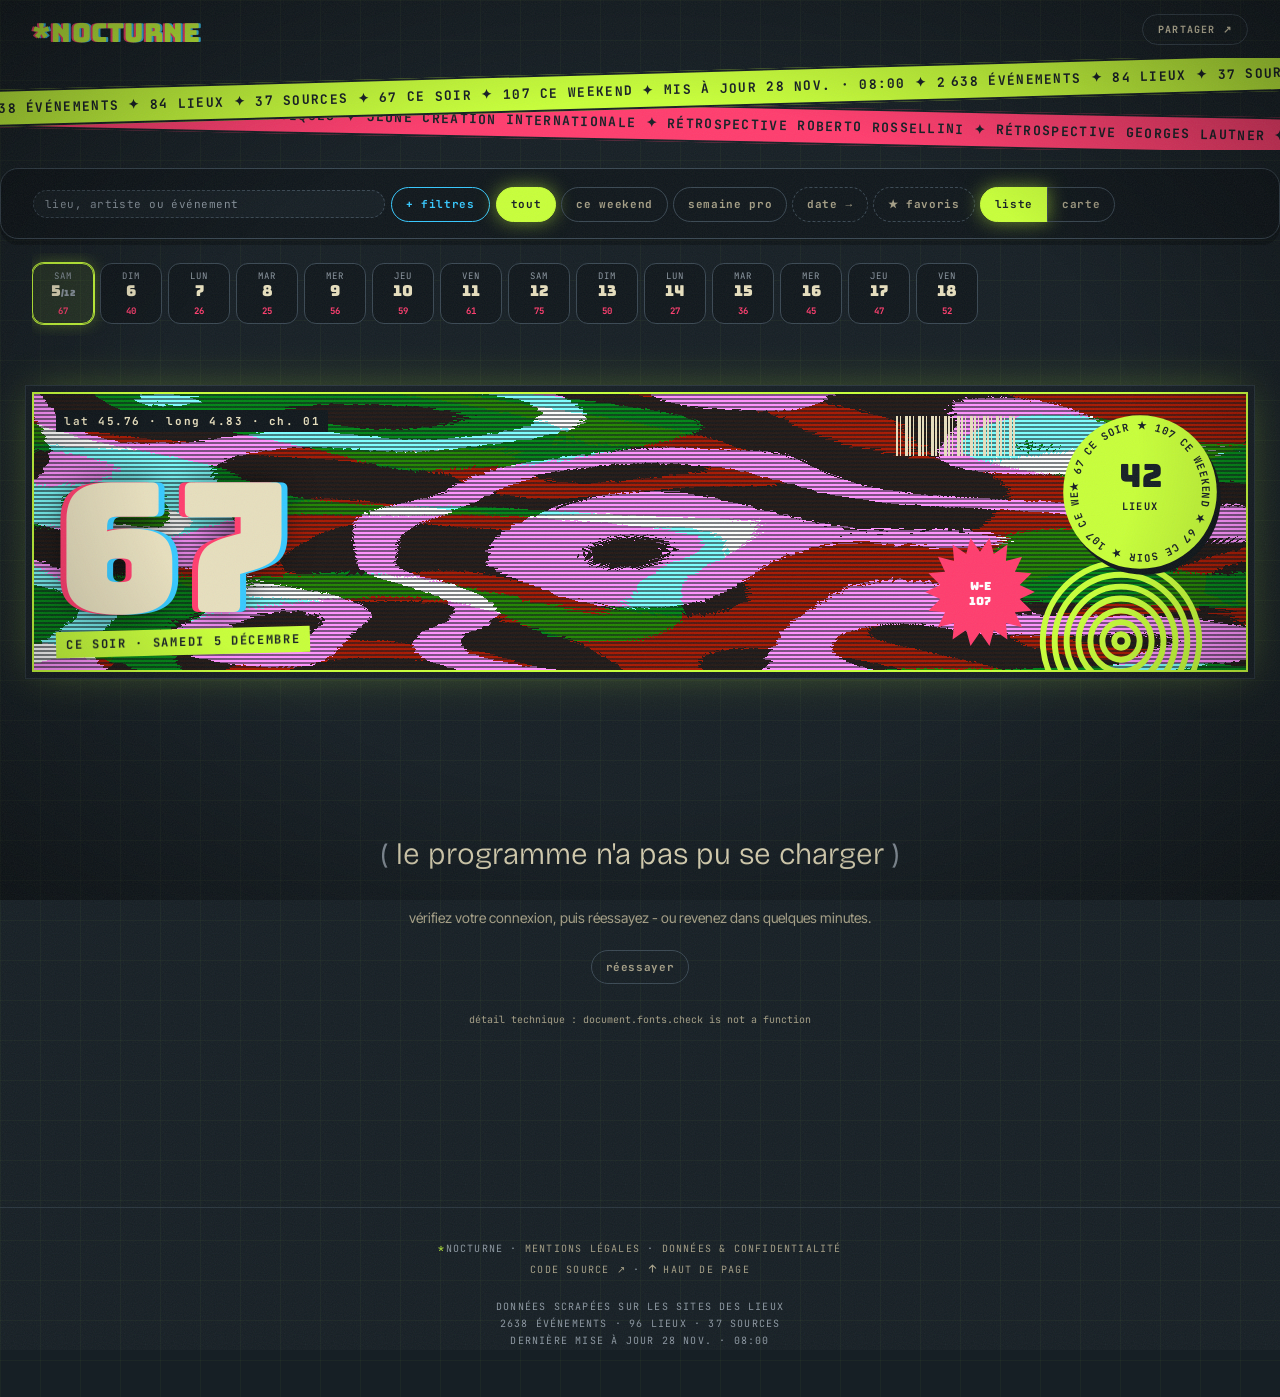
<file: index.html>
<!doctype html>
<html lang="fr">
<head>
<meta charset="utf-8">
<meta name="viewport" content="width=device-width,initial-scale=1">
<!-- Politique de sécurité (audit n° 15) : ce que la page a le droit de
     charger et d'envoyer. Rien n'est permis d'office (default-src 'none') :
     ses scripts, styles et polices, le fil et les logos viennent du site ;
     les affiches, des sites des salles, d'où « https: » pour les images.
     Interdits : un script ou une police d'un autre site, l'envoi de
     données ailleurs que vers le site, formulaires, objets et cadres, et
     une balise <base> qui détournerait les adresses relatives.
     Limite assumée : le code et les styles sont écrits DANS la page, il
     faut donc tolérer ce qui y est écrit (« unsafe-inline »).
     GitHub Pages n'envoie pas d'en-têtes choisis : la règle est ici, en
     tête, avant tout ce qu'elle doit couvrir. Les tests de page
     signalent tout ce qu'elle bloque (tests/navigateur.py).
     L'application installable a besoin de deux fichiers du site : sa
     description (manifest-src) et son service hors ligne (worker-src). -->
<meta http-equiv="Content-Security-Policy" content="default-src 'none'; script-src 'self' 'unsafe-inline'; style-src 'self' 'unsafe-inline'; img-src 'self' https: data:; font-src 'self'; connect-src 'self'; manifest-src 'self'; worker-src 'self'; base-uri 'none'; form-action 'none'">
<title>*nocturne · lyon</title>
<link rel="icon" type="image/svg+xml" href="data:image/svg+xml;utf8,<svg xmlns='http://www.w3.org/2000/svg' viewBox='-16 -16 32 32'><defs><g id='a'><rect x='-2' y='-13' width='4' height='26' rx='2'/><rect x='-2' y='-13' width='4' height='26' rx='2' transform='rotate(60)'/><rect x='-2' y='-13' width='4' height='26' rx='2' transform='rotate(120)'/></g></defs><use href='%23a' x='-1.5' fill='%23ff3d6e'/><use href='%23a' x='1.5' fill='%2336c9ff'/><use href='%23a' fill='%23c8ff3a'/></svg>">
<meta name="description" content="Guide nocturne - concerts, théâtre, danse, clubs, expos et sport à Lyon.">
<!-- L'adresse officielle du site, pour les moteurs de recherche (audit
     n° 19) : la même page, atteinte par une autre adresse (un « ?… » en
     fin de lien, par exemple), n'en fait pas une autre. -->
<link rel="canonical" href="https://ricojrlyon.github.io/nocturne-lyon/">
<!-- L'application installable : on ajoute le site à l'écran d'accueil
     du téléphone, il s'ouvre en plein écran et garde le dernier programme
     pour un usage sans réseau. Son nom, ses couleurs et son icône « *N »
     (fond nuit, N crème, astérisque ocre) sont dans manifest.webmanifest ; sw.js
     fait le travail hors ligne. L'iPhone lit l'icône à part, en PNG de
     180 px de côté, et le nom sous l'icône dans apple-mobile-web-app-title. -->
<link rel="manifest" href="manifest.webmanifest">
<meta name="theme-color" content="#161f25">
<meta name="apple-mobile-web-app-title" content="*nocturne">
<link rel="apple-touch-icon" href="apple-touch-icon.png?v=2">
<!-- Aperçu au partage (WhatsApp, Messenger, réseaux) : sans ces balises,
     un lien envoyé s'affichait nu, sans titre ni image. L'image reprend
     le bandeau du site ; les adresses doivent être absolues. -->
<meta property="og:type" content="website">
<meta property="og:site_name" content="*nocturne · lyon">
<meta property="og:title" content="*nocturne · lyon">
<meta property="og:description" content="Guide nocturne - concerts, théâtre, danse, clubs, expos et sport à Lyon.">
<meta property="og:url" content="https://ricojrlyon.github.io/nocturne-lyon/">
<meta property="og:locale" content="fr_FR">
<meta property="og:image" content="https://ricojrlyon.github.io/nocturne-lyon/apercu.png?v=2">
<meta property="og:image:width" content="1200">
<meta property="og:image:height" content="630">
<meta property="og:image:alt" content="*nocturne · lyon - concerts, théâtre, danse, clubs, expos, sport">
<meta name="twitter:card" content="summary_large_image">
<!-- Polices hébergées sur le site, et non plus chez Google Fonts, qui
     recevait l'adresse IP de chaque visiteur : voir fonts/polices.css. -->
<!-- Les quatre polices du premier écran, demandées dès l'ouverture
     (audit n° 17) : JetBrains Mono (filtres, barres des journées),
     Bricolage Grotesque (titres des cartes), Bungee (le nom du site) et
     Inter Tight (cartes groupées). Sans cela, le navigateur ne les
     découvre qu'après avoir lu polices.css et mis la page en forme, et le
     texte paraît d'abord dans une police de secours. Seul l'alphabet
     latin de base : les autres morceaux (accents rares, cyrillique…)
     restent chargés à la demande. « crossorigin » est obligatoire pour
     une police, même venue du site : sans lui, elle serait téléchargée
     deux fois. -->
<link rel="preload" href="fonts/jetbrains-mono-latin.woff2" as="font" type="font/woff2" crossorigin>
<link rel="preload" href="fonts/bricolage-grotesque-latin.woff2" as="font" type="font/woff2" crossorigin>
<link rel="preload" href="fonts/bungee-latin.woff2" as="font" type="font/woff2" crossorigin>
<link rel="preload" href="fonts/inter-tight-latin.woff2" as="font" type="font/woff2" crossorigin>
<link href="fonts/polices.css" rel="stylesheet">
<style>
  :root {
    --bg:           #161f25;
    --bg-elev:      #1c272f;
    --bg-elev-2:    #243038;
    /* Fond des cartes, en CREUX sous la page et non en relief au-dessus.
       Elles étaient à --bg-elev, un cran au-dessus du fond : onze points
       de luminance d'écart, assez pour que le bas de carte ne se confonde
       pas avec la page, trop peu pour que la grille se lise comme une
       grille. En descendant à #0d1317 l'écart passe à quatorze points
       dans l'autre sens, et surtout le fond de carte devient le point le
       plus sombre de l'écran - donc le blanc du titre et le crème de
       l'heure y gagnent, là où un fond plus clair les aurait rognés.
       C'est la valeur de la maquette, où la carte était noire sur un fond
       gris-bleu.
       Ces deux teintes sont propres aux cartes : --bg-elev continue de
       servir la barre de filtres et le ruban des journées, qui doivent
       bien rester en relief. */
    --bg-carte:     #0d1317;
    --bg-carte-2:   #18222a;      /* survol : la carte s'allume */
    --ink:          #e7dfbe;        /* cream - main text */
    --ink-soft:     #a59f86;        /* faded cream - secondary */
    /* Gris-bleu des textes de troisième rang (jours de la barre, comptes,
       pied de page). #5e6973 n'atteignait que 2,4 à 3,3:1 sur les fonds
       de la page, pour des textes de 8 à 10 px ; #8c97a1 atteint 4,5 à
       6,3:1 sur les quatre, le minimum demandé étant 4,5 (audit A-18). */
    --ink-mute:     #8c97a1;        /* muted blue-gray - tertiary */
    --rule:         #2a363f;        /* very subtle line */
    --rule-strong:  #3a4853;
    --accent:       #e7dfbe;        /* cream accent (same as ink) */
    --accent-glow:  rgba(231, 223, 190, 0.12);
    /* Style « signal » (25/11/2026) : un vert acide en
       accent (14:1 sur le fond ; il remplace le hâle #d4a574), un rose
       pour ce qui ressort (4,9:1 ; il remplace le corail #e08d70), un
       bleu pour les réglages, un orange et un violet pour les chaînes
       du bandeau, et un fond plus sombre pour les panneaux. */
    --warm:         #c8ff3a;        /* vert acide : accent, focus, aujourd'hui */
    --hot:          #ff3d6e;        /* rose : comptes, tampons, favoris */
    --cyan:         #36c9ff;
    --orange:       #ff8a1f;
    --violet:       #a98be0;
    --profond:      #10171c;        /* panneaux plus sombres que le fond */
    /* Angles très légèrement adoucis - validé sur maquette (3 px). */
    --radius:       3px;
  }
  * { box-sizing: border-box; }
  html, body { margin: 0; padding: 0; }

  body {
    background: var(--bg);
    color: var(--ink);
    font-family: 'Inter Tight', -apple-system, system-ui, sans-serif;
    -webkit-font-smoothing: antialiased;
    line-height: 1.5;
    min-height: 100vh;
    font-feature-settings: 'ss01' on, 'cv11' on;
  }
  .container {
    max-width: 1280px;
    margin: 0 auto;
    padding: 0 32px;
  }
  @media (max-width: 720px) {
    .container { padding: 0 20px; }
  }

  /* ---------- masthead : bloc plein ----------
     Le wordmark vit dans un bloc crème, texte en négatif (device
     emprunté à Aspen Search / State of AI). Rien à côté : le relevé de
     données a été retiré, il n'apportait pas d'information utile et
     s'empilait mal sur téléphone. */
  header.masthead {
    border-bottom: 1px solid var(--rule-strong);
  }
  /* Le conteneur garde le padding standard (32 px, 20 px sur mobile) :
     le bord gauche du bloc crème s'aligne ainsi exactement sur le reste
     du contenu - filtres, bandeau de jours, cartes. */
  .masthead .container {
    display: flex;
    align-items: stretch;
  }
  /* « partager » : au bout de la ligne du titre, centré en hauteur. */
  .partager {
    margin: auto 0 auto auto;
    background: none;
    border: 1px solid var(--rule-strong);
    color: var(--ink-soft);
    font-family: 'JetBrains Mono', monospace;
    font-size: 10.5px;
    letter-spacing: 0.06em;
    padding: 6px 11px;
    border-radius: var(--radius);
    cursor: pointer;
  }
  .partager:hover { border-color: var(--ink-soft); color: var(--ink); }
  .partager:focus-visible { outline: 2px solid var(--warm); outline-offset: 2px; }
  /* Le menu de l'agenda, posé près de l'icône touchée. */
  .menu-agenda {
    position: fixed;
    z-index: 60;
    display: flex;
    flex-direction: column;
    min-width: 190px;
    padding: 4px;
    background: var(--bg-elev);
    border: 1px solid var(--rule-strong);
    border-radius: var(--radius);
    box-shadow: 0 8px 28px rgba(0, 0, 0, 0.6);
  }
  .menu-agenda[hidden] { display: none; }
  .menu-agenda button {
    background: none;
    border: none;
    border-radius: 2px;
    color: var(--ink);
    font: 11px/1.4 'JetBrains Mono', monospace;
    letter-spacing: 0.04em;
    text-align: left;
    padding: 8px 10px;
    cursor: pointer;
  }
  .menu-agenda button:hover, .menu-agenda button:focus-visible {
    background: var(--bg-elev-2);
    outline: none;
  }
  .menu-agenda .ma-titre {
    font: 9px/1.4 'JetBrains Mono', monospace;
    letter-spacing: 0.12em;
    text-transform: uppercase;
    color: var(--ink-mute);
    padding: 6px 10px 4px;
  }
  /* Le message bref du bas de l'écran (« lien copié · … »). */
  .toast {
    position: fixed;
    left: 50%;
    bottom: 18px;
    transform: translateX(-50%);
    z-index: 50;
    width: max-content;
    max-width: calc(100vw - 32px);
    background: var(--ink);
    color: var(--bg);
    font-family: 'JetBrains Mono', monospace;
    font-size: 11px;
    line-height: 1.45;
    padding: 10px 14px;
    border-radius: var(--radius);
    overflow-wrap: anywhere;
    box-shadow: 0 6px 24px rgba(0, 0, 0, 0.55);
  }
  .wordmark {
    margin: 0;
    background: var(--ink);
    color: var(--bg);
    font-family: 'Bungee', system-ui, sans-serif;
    font-size: 20px;
    font-weight: 400;
    line-height: 1;
    letter-spacing: 0.01em;
    padding: 13px 22px 12px;
    display: flex;
    align-items: center;
    white-space: nowrap;
  }
  .wordmark .ast {
    color: var(--warm);
    animation: ast-pulse 3.6s ease-in-out infinite;
  }
  @keyframes ast-pulse {
    0%, 100% { opacity: 1; }
    50% { opacity: 0.55; }
  }

  @media (max-width: 720px) {
    .wordmark { font-size: 17px; padding: 11px 18px 10px; }
  }

  /* ---------- filters bar ---------- */
  .filters {
    border-bottom: 1px solid var(--rule);
    padding: 14px 0;
  }

  .filter-row {
    display: flex; flex-wrap: wrap; gap: 8px 14px;
    align-items: center;
    padding: 4px 0;
  }
  /* Le tiroir des filtres secondaires : replié par défaut, il libère
     ~120 px avant le premier événement. */
  .filter-drawer {
    border-top: 1px dashed var(--rule);
    margin-top: 8px;
    padding-top: 6px;
  }
  .filter-drawer[hidden] { display: none; }
  .filter-drawer .filter-row + .filter-row {
    border-top: 1px dashed var(--rule);
    padding-top: 10px;
    margin-top: 6px;
  }
  /* Rangée principale. Ordre du DOM : recherche, bouton du tiroir, chips
     de temps - ainsi l'ordre de tabulation suit l'ordre visuel. Sur
     téléphone la recherche et le bouton partagent la première ligne et
     les chips occupent la seconde ; le bouton ne se retrouve plus seul
     sur sa propre ligne, décalé du reste. */
  .filter-row.primary {
    gap: 8px 6px;
    align-items: center;
  }
  .filter-row.primary .filter-search-wrap { flex: 1 1 220px; }
  .filter-row.primary .filter-group { flex: 1 1 auto; }
  @media (max-width: 720px) {
    .filter-row.primary .filter-group { flex: 1 0 100%; }
  }
  .drawer-toggle { border-style: dashed; flex: 0 0 auto; }
  .drawer-toggle[aria-expanded="true"] {
    border-style: solid;
    border-color: var(--warm);
    color: var(--warm);
  }
  /* Listes à cocher : lieux et tags. Une liste plutôt que des puces
     parce qu'il y a 173 lieux - en puces la rangée ferait dix lignes et
     on n'y retrouverait rien. Triée alphabétiquement : c'est une liste
     où l'on CHERCHE un nom, pas où l'on découvre. */
  .filter-liste {
    display: grid;
    grid-template-columns: repeat(auto-fill, minmax(196px, 1fr));
    gap: 1px 16px;
    align-content: start;
    max-height: 188px;
    overflow-y: auto;
    flex: 1 1 100%;
    padding: 2px 8px 2px 0;
    border-left: 1px solid var(--rule);
    padding-left: 12px;
  }
  .filter-liste label {
    display: flex;
    align-items: baseline;
    gap: 7px;
    padding: 2px 0;
    font-size: 12px;
    color: var(--ink-soft);
    cursor: pointer;
    min-width: 0;
  }
  .filter-liste label:hover { color: var(--ink); }
  .filter-liste input {
    accent-color: var(--hot);
    margin: 0;
    flex: 0 0 auto;
    align-self: center;
  }
  .filter-liste .fl-nom {
    overflow: hidden;
    text-overflow: ellipsis;
    white-space: nowrap;
  }
  /* Le compte SUIT son nom. Poussé au bord droit de la colonne, il
     tombait à 16 px de la case de la colonne voisine et se lisait comme
     le sien : « atelier … 24 □ autre ». */
  .filter-liste .fl-n {
    font-family: 'JetBrains Mono', monospace;
    font-size: 10px;
    color: var(--ink-mute);
    font-variant-numeric: tabular-nums;
    flex: 0 0 auto;
  }
  .filter-liste label:has(input:checked) { color: var(--hot); }
  .filter-label {
    font-family: 'JetBrains Mono', monospace;
    font-size: 10px;
    text-transform: lowercase;
    letter-spacing: 0.06em;
    color: var(--ink-mute);
    flex: 0 0 auto;
    align-self: center;
    min-width: 64px;
  }
  .filter-label::before { content: "("; color: var(--ink-mute); }
  .filter-label::after { content: ")"; color: var(--ink-mute); }

  .filter-group { display: flex; flex-wrap: wrap; gap: 5px; flex: 1; min-width: 0; }

  /* chips */
  /* Search input in filter bar */
  .filter-search-wrap {
    position: relative;
    flex: 1;
    min-width: 0;
  }
  .filter-search {
    width: 100%;
    box-sizing: border-box;
    background: transparent;
    border: 1px solid var(--rule-strong);
    color: var(--ink);
    padding: 6px 28px 6px 11px;
    font-family: 'JetBrains Mono', monospace;
    font-size: 11px;
    border-radius: var(--radius);
    outline: none;
    letter-spacing: 0.04em;
    transition: border-color 0.16s ease;
    -webkit-appearance: none;
  }
  .filter-search::placeholder { color: var(--ink-mute); }
  .filter-search:focus { border-color: var(--ink); }
  .filter-search-clear {
    position: absolute;
    right: 9px;
    top: 50%;
    transform: translateY(-50%);
    background: none;
    border: none;
    color: var(--ink-mute);
    cursor: pointer;
    font-size: 13px;
    line-height: 1;
    padding: 0;
    display: none;
  }
  .filter-search-clear:hover { color: var(--ink); }

  .chip {
    border: 1px solid var(--rule-strong);
    background: transparent;
    color: var(--ink-soft);
    padding: 5px 11px;
    font-family: 'JetBrains Mono', monospace;
    font-size: 11px;
    border-radius: var(--radius);
    cursor: pointer;
    transition: all 0.16s ease;
    text-transform: lowercase;
    letter-spacing: 0.04em;
    white-space: nowrap;
    line-height: 1.5;
  }
  .chip:hover {
    border-color: var(--ink);
    color: var(--ink);
  }
  .chip.active {
    background: var(--ink);
    color: var(--bg);
    border-color: var(--ink);
  }
  /* date picker */
  .datepicker-wrap { position: relative; display: inline-block; }
  .datepicker {
    display: none;
    position: absolute;
    top: calc(100% + 8px);
    left: 0;
    z-index: 30;
    background: var(--bg-elev);
    border: 1px solid var(--ink-mute);
    border-radius: var(--radius);
    padding: 14px;
    box-shadow: 0 6px 32px rgba(0,0,0,0.5);
    min-width: 280px;
  }
  .datepicker.open { display: block; }
  .datepicker-head {
    display: flex; justify-content: space-between; align-items: center;
    margin-bottom: 10px;
    font-family: 'JetBrains Mono', monospace;
    font-size: 11px;
    text-transform: uppercase;
    letter-spacing: 0.1em;
    color: var(--ink);
  }
  .datepicker-nav {
    background: transparent;
    border: 1px solid var(--rule-strong);
    border-radius: var(--radius);
    width: 26px; height: 26px;
    cursor: pointer;
    color: var(--ink);
    font-size: 14px;
    line-height: 1;
    transition: all 0.14s ease;
  }
  .datepicker-nav:hover {
    border-color: var(--ink);
    background: var(--bg-elev-2);
  }
  .datepicker-grid {
    display: grid;
    grid-template-columns: repeat(7, 1fr);
    gap: 2px;
  }
  .datepicker-dow {
    font-family: 'JetBrains Mono', monospace;
    font-size: 9px;
    text-transform: uppercase;
    color: var(--ink-mute);
    text-align: center;
    padding: 4px 0;
    letter-spacing: 0.1em;
  }
  .datepicker-day {
    background: transparent;
    border: none;
    font-family: 'JetBrains Mono', monospace;
    font-size: 11px;
    color: var(--ink);
    padding: 6px 0;
    border-radius: var(--radius);
    cursor: pointer;
    transition: all 0.12s ease;
  }
  .datepicker-day:hover:not(.disabled) {
    background: var(--bg-elev-2);
  }
  .datepicker-day.disabled { color: var(--ink-mute); cursor: not-allowed; opacity: 0.5; }
  .datepicker-day.muted { color: var(--ink-mute); }
  .datepicker-day.selected,
  .datepicker-day.range-start,
  .datepicker-day.range-end {
    background: var(--ink);
    color: var(--bg);
  }
  .datepicker-day.in-range {
    background: var(--bg-elev-2);
    color: var(--ink);
    border-radius: 0;
  }
  .datepicker-day.range-start { border-radius: var(--radius) 0 0 var(--radius); }
  .datepicker-day.range-end { border-radius: 0 var(--radius) var(--radius) 0; }
  .datepicker-day.range-start.range-end { border-radius: var(--radius); }
  .datepicker-day.today {
    box-shadow: inset 0 0 0 1px var(--warm);
  }
  .datepicker-foot {
    display: flex;
    justify-content: space-between;
    align-items: center;
    margin-top: 14px;
    padding-top: 10px;
    border-top: 1px solid var(--rule);
    font-family: 'JetBrains Mono', monospace;
    font-size: 10px;
    text-transform: lowercase;
    letter-spacing: 0.06em;
    color: var(--ink-soft);
    gap: 8px;
  }
  .datepicker-foot span { flex: 1; }
  .datepicker-foot button {
    background: transparent;
    border: none;
    color: var(--warm);
    font-family: inherit;
    font-size: inherit;
    text-transform: inherit;
    letter-spacing: inherit;
    cursor: pointer;
    padding: 0;
  }
  .datepicker-foot button:hover { text-decoration: underline; }

  .clear-link {
    font-family: 'JetBrains Mono', monospace;
    font-size: 10px;
    text-transform: lowercase;
    letter-spacing: 0.08em;
    color: var(--ink-soft);
    cursor: pointer;
    background: transparent;
    border: none;
    padding: 0;
    margin-left: auto;
    transition: color 0.14s ease;
  }
  .clear-link:hover { color: var(--ink); }
  .clear-link::after {
    content: " →";
    color: var(--warm);
  }

  /* ---------- feed / day blocks ---------- */
  /* ---------- bandeau de jours ---------- */
  .daystrip-wrap {
    border-bottom: 1px solid var(--rule);
  }
  .daystrip {
    display: flex;
    gap: 6px;
    overflow-x: auto;
    padding: 10px 0 12px;
    scrollbar-width: thin;
    scroll-snap-type: x proximity;
  }
  .day-pill {
    flex: 0 0 auto;
    min-width: 62px;
    text-align: center;
    cursor: pointer;
    background: transparent;
    border: 1px solid var(--rule);
    border-radius: var(--radius);
    padding: 6px 9px 5px;
    font-family: 'JetBrains Mono', monospace;
    scroll-snap-align: start;
    transition: border-color 0.14s ease, background 0.14s ease;
  }
  .day-pill:hover { border-color: var(--ink-soft); }
  .day-pill:focus-visible { outline: 2px solid var(--warm); outline-offset: 2px; }
  .day-pill .dp-dow {
    display: block;
    font-size: 9px;
    text-transform: uppercase;
    letter-spacing: 0.1em;
    color: var(--ink-mute);
  }
  .day-pill .dp-num {
    display: block;
    font-size: 15px;
    line-height: 1.2;
    color: var(--ink);
    font-variant-numeric: tabular-nums;
  }
  .day-pill .dp-mon {
    font-style: normal;
    font-size: 8.5px;
    letter-spacing: 0.04em;
    color: var(--ink-mute);
    font-variant-numeric: tabular-nums;
  }
  /* Le mois n'est affiché qu'aux changements de mois, mais sa place reste
     RÉSERVÉE partout : le contenu de la pastille est centré, donc le
     supprimer décalerait le numéro d'environ 5 px sur les pastilles sans
     mois. visibility:hidden garde tous les chiffres alignés. */
  .day-pill .dp-mon.muet { visibility: hidden; }
  .day-pill .dp-count {
    font-size: 9px;
    color: var(--warm);
    font-variant-numeric: tabular-nums;
  }
  .day-pill.empty { opacity: 0.38; cursor: default; }
  .day-pill.today {
    border-color: var(--warm);
    background: rgba(200, 255, 58, 0.09);     /* --warm à 9 % */
  }

  main.feed { padding: 34px 0 80px; }
  /* La place du programme, réservée tant qu'il n'est pas arrivé (audit
     A-14) : le pied de page s'affichait sous les filtres, puis le
     programme le repoussait d'un coup. Toute la page sautait, un
     décalage mesuré à 0,95 quand Google juge « mauvais » au-delà de 0,25.
     Sans JavaScript, le programme ne vient jamais : rien n'est réservé, et
     le message qui le dit reste en vue. */
  #feed:empty { min-height: 100vh; }
  /* Pour les lecteurs d'écran seulement : présent, lu, invisible. */
  .pour-lecteurs {
    position: absolute;
    width: 1px;
    height: 1px;
    margin: -1px;
    overflow: hidden;
    clip-path: inset(50%);
    white-space: nowrap;
  }
  @media (scripting: none) { #feed:empty { min-height: 0; } }

  /* ---------- journées ----------
     La colonne de date de 200 px (soit 232 px des 1280 du conteneur pour
     afficher « 18/07 ») est remplacée par un bandeau fin sticky pleine
     largeur : les cartes récupèrent toute la largeur, et chaque journée
     s'ouvre sur un filet en dégradé qui la sépare nettement de la
     précédente. */
  .day {
    padding: 0 0 26px;
    scroll-margin-top: 8px;
    /* Le navigateur ne calcule la mise en page que des journées visibles.
       Sur ~700 cartes le gain est net, pour zéro changement visuel.
       contain-intrinsic-size donne une hauteur estimée afin que la barre
       de défilement reste juste avant le rendu réel. */
    content-visibility: auto;
    contain-intrinsic-size: auto 420px;
  }
  .day + .day { margin-top: 34px; }
  .day::before {
    content: '';
    display: block;
    height: 1px;
    background: linear-gradient(to right,
      rgba(231, 223, 190, 0.30),
      rgba(231, 223, 190, 0.30) 72%,
      rgba(231, 223, 190, 0.05));
  }

  .day-bar {
    position: sticky;
    /* Deux pixels AU-DESSUS du bord de l'écran, et non pile au bord :
       pendant le défilement, le navigateur arrondit la position de la
       barre et celle de la page chacune de son côté, et sur certains
       écrans un fil d'un ou deux pixels laissait voir les cartes au-dessus
       d'elle. Seuls deux pixels de son rembourrage passent sous le bord ;
       en place dans la page, elle ne bouge pas. */
    top: -2px;
    z-index: 4;
    display: flex;
    align-items: center;
    gap: 13px;
    padding: 11px 0;
    margin-bottom: 14px;
    background: linear-gradient(to bottom, var(--bg) 72%, rgba(22, 31, 37, 0.9));
    font-family: 'JetBrains Mono', monospace;
  }
  .day-bar .db-date {
    background: var(--ink);
    color: var(--bg);
    font-weight: 700;
    font-size: 13px;
    letter-spacing: 0.06em;
    padding: 5px 11px;
    border-radius: var(--radius);
    font-variant-numeric: tabular-nums;
    white-space: nowrap;
  }
  .day-bar .db-label {
    font-size: 10.5px;
    text-transform: uppercase;
    letter-spacing: 0.18em;
    color: var(--ink-soft);
    white-space: nowrap;
    overflow: hidden;
    text-overflow: ellipsis;
  }
  /* Boutons de famille, dans la barre de journée. L'état est GLOBAL -
     éteindre « expos » l'éteint partout - mais le compte est celui du
     JOUR : c'est ce qui permet de décider sans faire défiler. Le compte
     est celui des CARTES, grappes comprises, donc exactement ce qui
     apparaîtra. */
  .day-bar .db-familles {
    display: flex;
    gap: 5px;
    flex: 0 0 auto;
  }
  .day-bar .db-label { flex: 0 1 auto; min-width: 0; }
  .fam-chip {
    font-family: inherit;
    font-size: 9.5px;
    letter-spacing: 0.12em;
    text-transform: uppercase;
    display: inline-flex;
    /* 24 px de haut au moins, la plus petite cible qu'on recommande de
       toucher ou de cliquer (audit n° 18) : ils en faisaient 23. Le texte
       reste centré dans le pixel gagné. */
    min-height: 24px;
    align-items: center;
    gap: 6px;
    padding: 4px 8px;
    border: 1px solid var(--rule-strong);
    border-radius: var(--radius);
    background: transparent;
    color: var(--ink-soft);
    cursor: pointer;
    white-space: nowrap;
    transition: border-color 0.15s ease, color 0.15s ease, opacity 0.15s ease;
  }
  .fam-chip .fam-n {
    color: var(--ink-mute);
    font-variant-numeric: tabular-nums;
  }
  /* Éteinte : le trait pointillé dit « masquée » sans recourir à la
     seule opacité, qui se confond avec l'état désactivé. */
  .fam-chip[aria-pressed="false"] {
    opacity: 0.5;
    border-style: dashed;
  }
  .fam-chip:disabled {
    opacity: 0.3;
    cursor: default;
  }
  .fam-chip:hover:not(:disabled) {
    border-color: var(--ink-soft);
    color: var(--ink);
  }
  .fam-chip:focus-visible { outline: 2px solid var(--warm); outline-offset: 2px; }
  /* Dans l'état vide les boutons ne sont plus dans une barre de journée
     et n'héritent donc plus de sa police monospace. */
  .empty-familles {
    display: flex;
    justify-content: center;
    flex-wrap: wrap;
    gap: 6px;
    margin-top: 16px;
    font-family: 'JetBrains Mono', monospace;
  }
  .day-bar .db-count {
    font-size: 9.5px;
    color: var(--ink-mute);
    letter-spacing: 0.14em;
    margin-left: auto;
    white-space: nowrap;
  }
  /* Le bouton des filtres, au bout de la ligne de chaque date : il épingle
     le haut de la page (filtres et barre des jours) en haut de l'écran,
     ou le rend à sa place. Plein, crème, quand ils sont épinglés. */
  .db-filtres {
    flex: 0 0 auto;
    display: inline-flex;
    align-items: center;
    justify-content: center;
    width: 28px;
    height: 24px;
    padding: 0;
    border: 1px solid var(--rule-strong);
    border-radius: var(--radius);
    background: transparent;
    color: var(--ink-soft);
    cursor: pointer;
    -webkit-tap-highlight-color: transparent;
  }
  .db-filtres svg { display: block; }
  .db-filtres[aria-expanded="true"] { background: var(--ink); border-color: var(--ink); color: var(--bg); }
  .db-filtres:focus-visible { outline: 2px solid var(--warm); outline-offset: 2px; }
  @media (hover: hover) {
    .db-filtres:hover { border-color: var(--ink-soft); color: var(--ink); }
    .db-filtres[aria-expanded="true"]:hover { color: var(--bg); }
  }
  /* Épinglé, le haut de la page colle en haut de l'écran ; la barre de la
     journée se cale juste dessous, et une journée rejointe par la barre des
     jours aussi. --haut-filtres est sa hauteur, mesurée par la page. */
  body.filtres-epingles .haut-filtres {
    position: sticky;
    top: 0;
    z-index: 20;
    background: var(--bg);
    box-shadow: 0 8px 24px rgba(0, 0, 0, 0.5);
    max-height: 80vh;
    overflow-y: auto;
  }
  body.filtres-epingles .day-bar { top: calc(var(--haut-filtres, 0px) - 2px); }
  body.filtres-epingles .day { scroll-margin-top: calc(8px + var(--haut-filtres, 0px)); }
  @media (max-width: 560px) {
    .day-bar { gap: 9px; flex-wrap: wrap; }
    .day-bar .db-label { font-size: 9.5px; letter-spacing: 0.12em; }
    /* Les cinq boutons prennent leur propre ligne : les tenir sur celle
       de la date écraserait le libellé du jour. */
    .day-bar .db-familles { flex: 1 0 100%; order: 3; }
    .day-bar .db-count { order: 2; }
    .day-bar .db-filtres { order: 2; }
    /* À CINQ, les pastilles ne tiennent plus sur une ligne de téléphone :
       386 px demandés pour 335 disponibles. On récupère la place sur
       l'INTERLETTRAGE plutôt que sur le corps - 0,12 em à 9,5 px coûtait
       une dizaine de pixels par pastille, et c'est du confort d'affiche,
       pas de lecture. Le corps, lui, ne bouge pas : il est déjà au seuil
       sous lequel des capitales monospace deviennent pénibles, seuil qui
       avait fait remonter l'étiquette d'arrondissement de 8,5 à 9,5.
       Mesuré : la rangée passe de 386 à 325 px, soit 10 px de marge sur
       la journée la plus chargée.
       Le retour à la ligne reste autorisé en dernier recours : sous
       340 px de large - un vieux téléphone -, aucun réglage ne les fait
       tenir, et mieux vaut une barre plus haute qu'une pastille qui sort
       de l'écran. */
    .fam-chip { letter-spacing: 0.04em; padding: 4px 6px; gap: 4px; }
    .day-bar .db-familles { gap: 4px; flex-wrap: wrap; row-gap: 4px; }
  }

  /* ---------- event grid ---------- */
  /* .group-cards - la grille interne d'un groupe déplié - partage les
     pistes de .events dans TOUTES les règles qui suivent, et jamais par
     recopie : elle doit produire les mêmes colonnes que la grille qui
     l'entoure. Dupliquer ces valeurs les aurait laissées diverger au
     premier réglage. */
  .events, .group-cards {
    display: grid;
    grid-template-columns: repeat(auto-fill, minmax(280px, 1fr));
    grid-auto-rows: 160px;
    gap: 12px;
  }
  @media (min-width: 1100px) {
    .events, .group-cards {
      grid-template-columns: repeat(auto-fill, minmax(280px, calc(33.333% - 8px)));
    }
  }
  @media (max-width: 560px) {
    /* Une seule colonne, mais la rangée garde ses 160 px : c'est le second
       endroit qui la libérait, et il faut les deux pour que la carte tienne
       sa hauteur sur téléphone. */
    .events, .group-cards {
      grid-template-columns: 1fr;
    }
  }

  /* Inner layout uses GRID with explicit row tracks. This is much more
     predictable than flex + line-clamp inside a fixed-height container. */
  .event {
    display: grid;
    /* Trois rangées au contenu, poussées en BAS de la carte : c'est ce
       qui définit la carte « A ». Le haut, laissé libre, montre l'affiche.
       Auparavant les rangées valaient `auto 1fr auto` et le titre flottait
       au centre d'une piste élastique ; le texte se retrouvait ainsi au
       milieu de la carte, donc sur la partie la plus forte du visuel.
       Ici les trois rangées prennent la hauteur de leur contenu et
       align-content les groupe contre le padding bas - le texte occupe
       donc toujours la zone où le visuel s'est éteint en fondu.
       Les `align-self` des enfants (title, list, foot) deviennent sans
       effet, une rangée `auto` valant exactement son contenu ; ils sont
       laissés en place pour le mode mobile, où la carte est un flex. */
    grid-template-rows: auto auto auto;
    align-content: end;
    /* Gouttiere NULLE : les deux ecarts de la carte sont portes par les
       marges des elements, parce qu'ils ne doivent pas etre egaux en
       geometrie pour l'etre a l'oeil. Une gouttiere uniforme de 6 px
       donnait 14,4 px d'encre a encre entre le lieu et le titre, contre
       7,0 px entre le titre et le filet : la boite du lieu laisse 4,7 px
       de vide sous ses capitales et celle du titre 3,7 px au-dessus des
       siennes, quand le filet, lui, est pose au ras du titre. */
    row-gap: 0;
    padding: 14px 18px 12px;
    /* Filet du même bleu-gris que les autres cadres du site, au lieu du
       crème à 20 % : sur un fond de carte descendu à #0d1317, le crème
       translucide tirait vers le brun et la carte prenait un liseré
       tiède qu'aucun autre élément ne portait. */
    border: 1px solid var(--rule-strong);
    border-radius: var(--radius);
    /* Fond en creux SOUS la page - cf. --bg-carte. */
    background: var(--bg-carte);
    text-decoration: none;
    color: inherit;
    transition: border-color 0.18s ease, background 0.18s ease;
    height: 100%;
    width: 100%;
    position: relative;
    overflow: hidden;
    /* Pas de voile gris sur toute la carte au toucher : sur un téléphone,
       toucher l'étoile donnait l'impression d'ouvrir la carte. */
    -webkit-tap-highlight-color: transparent;
    /* Une carte est un monde à part : sa couche visuelle (z-index -1)
       passe sous son texte sans passer sous son fond. */
    isolation: isolate;
  }
  /* La carte s'allume sous la souris, et non au doigt : un téléphone garde
     le « survol » de la dernière carte touchée, étoile comprise. Au doigt,
     elle s'allume le temps du toucher, sauf si c'est un de ses boutons
     qu'on touche. */
  @media (hover: hover) {
    .event:hover {
      border-color: var(--warm);
      background: var(--bg-carte-2);
    }
  }
  @media (hover: none) {
    .event:active:not(:has(.carte-bouton:active)) {
      border-color: var(--warm);
      background: var(--bg-carte-2);
    }
  }

  /* ---------- couche visuelle en fond de carte ----------
     Affiche réelle si disponible, enseigne du lieu sinon - dans les
     deux cas la couche s'éteint en fondu vers ~55 % de la hauteur pour
     laisser le texte respirer. L'enseigne est TOUJOURS rendue en
     sous-couche : si l'affiche ne charge pas (hotlink bloqué, 404),
     onerror masque la photo et l'enseigne réapparaît. */
  /* Le visuel tient le HAUT de la carte : il monte de 0 à pleine force
     sur les 12 premiers pour cent, tient jusqu'aux 42 %, puis s'éteint
     et a disparu à 82 %. Le texte, désormais groupé en bas de carte
     (cf. align-content:end sur .event), tombe donc sur une zone d'où
     l'affiche s'est retirée - c'est ce partage haut/bas qui fait la
     lisibilité de la carte A, et non un voile posé sur l'image.
     Le fondu du haut garde son effet d'origine : la texture s'efface
     juste sous le bord supérieur, où la carte respire.
     Auparavant le visuel tenait jusqu'aux 56 % et ne s'effaçait qu'au
     bord bas : le titre, alors centré, passait sur sa partie la plus
     forte. */
  .visual-bg {
    position: absolute;
    inset: 0;
    /* Sous tout le texte de la carte, qui l'isole (voir .event) : le titre
       n'a ainsi plus besoin d'être positionné pour passer devant, et le
       lien qu'il porte peut couvrir la carte entière (audit A-19). */
    z-index: -1;
    pointer-events: none;
    -webkit-mask-image: linear-gradient(to bottom,
        transparent 0%, rgba(0,0,0,.62) 5%, rgba(0,0,0,1) 12%,
        rgba(0,0,0,1) 42%, rgba(0,0,0,.52) 58%, rgba(0,0,0,.14) 72%, transparent 82%);
    mask-image: linear-gradient(to bottom,
        transparent 0%, rgba(0,0,0,.62) 5%, rgba(0,0,0,1) 12%,
        rgba(0,0,0,1) 42%, rgba(0,0,0,.52) 58%, rgba(0,0,0,.14) 72%, transparent 82%);
  }
  /* L'enseigne porte ses opacités dans son propre balisage, bande par
     bande : aucune opacité de calque ici, sinon elle les diviserait
     toutes. Le 0,58 qui s'appliquait aux anciens motifs est parti avec
     eux - les valeurs du balisage en tiennent compte. */
  .visual-bg .enseigne {
    position: absolute; inset: 0;
    width: 100%; height: 100%;
  }
  /* La planche des enseignes : invisible, elle ne fait que les déclarer
     (voir patternSVG). Pas de display:none, qui empêcherait certains
     navigateurs de les dessiner là où elles sont citées. */
  .planche-enseignes {
    position: absolute;
    width: 0;
    height: 0;
    overflow: hidden;
  }
  .visual-bg .photo-wrap { position: absolute; inset: 0; }
  .visual-bg img {
    position: absolute; inset: 0;
    width: 100%; height: 100%;
    object-fit: cover;
    object-position: center 22%;
    /* Assombrissement de l'affiche, aux valeurs de la maquette : le titre
       passe devant l'image, et les affiches claires le rendaient illisible.
       La trame sérigraphie qui doublait ce filtre a été retirée - elle
       apportait 25 % d'assombrissement moyen en plus, dont ce chiffre-ci
       tient désormais compte, et elle mangeait le détail des visages et
       des visuels fins. La désaturation légère fait le travail qu'elle
       faisait d'utile : unifier des affiches très hétérogènes.
       Le filtre porte sur la balise image seule : l'enseigne, composée en
       blanc entre 0,07 et 0,18 d'opacité, est déjà sourde et n'en a pas
       besoin. */
    filter: brightness(0.42) saturate(0.85) contrast(1.08);
  }
  /* Voile sombre CROISSANT : il était le plus fort en haut, où vivait la
     ligne lieu·arr·heure ; le texte étant passé en bas, il s'inverse.
     Le palier de 0,90 est atteint dès 40 % : il couvre ainsi la ligne du
     lieu, qui tombe à 41 % sur une carte simple, sans que la rampe des
     quarante premiers pour cent change assez pour se voir. La valeur du
     haut, 0,28, ne sert qu'à l'image : montée à 0,50 elle éteignait les
     affiches sans rien gagner sur le texte.
     Sa COULEUR est celle du fond de carte, #0d1317, et non celle de la
     page : le voile et le bas de carte se rejoignent donc sans raccord.
     Tant qu'ils différaient, la zone où le masque éteint l'affiche
     laissait paraître une marche entre les deux gris.
     C'est ce voile, et non le masque, qui porte la lisibilité. Mesuré sur
     une affiche entièrement blanche - le pire cas, qui n'existe pas : le
     blanc du texte tient 15:1 partout, le crème 11:1, et la plus sombre
     des dix-neuf teintes 4,4:1 sur la ligne du lieu d'une carte simple.
     Le cas le plus défavorable du site est la carte groupée à quatre
     lignes, dont le texte remonte jusqu'aux 14 % : 2,9:1 pour cette même
     teinte sur le cartouche blanc d'un logo - un nom de lieu que le logo
     derrière lui écrit déjà. Aller au-delà demanderait soit d'éteindre
     les logos, soit de délaver quatre des dix-neuf teintes de 20 %, sans
     pour autant atteindre les 4,5:1 qu'un texte de 12 px réclame.
     Il est à l'intérieur de .visual-bg, donc soumis au même masque :
     sous 82 % il ne reste plus rien à voiler et le fond de carte
     (--bg-carte) porte seul le pied. */
  .visual-bg .scrim {
    position: absolute; inset: 0;
    background: linear-gradient(to bottom,
        rgba(13,19,23,.28) 0%, rgba(13,19,23,.90) 40%, rgba(13,19,23,1) 92%);
  }
  /* ---------- logo de salle sur les cartes groupées ----------
     Une carte groupée n'a pas d'affiche : elle représente plusieurs
     spectacles à la fois, et tire donc l'enseigne du lieu. Pour les
     salles qui jouent plusieurs fois par soir, la marque du lieu dit
     mieux de quoi il s'agit - et c'est le même geste que pour une
     affiche, à un cadrage près : une affiche est en `cover` et remplit
     la carte, un logo est posé à sa taille et déborde un peu.

     La hauteur est en pour cent de la carte, la largeur suit d'elle-même
     le rapport intrinsèque de l'image - d'où `width: auto` sur la balise
     plutôt qu'une boîte à `aspect-ratio`, qui aurait obligé à déclarer
     le ratio de chaque fichier et à le maintenir à la main.

     Le débordement haut et bas est voulu : le fondu de .visual-bg le
     reprend et le logo s'efface aux deux bords comme le reste.

     brightness un cran plus bas que les affiches (0,40 contre 0,42) :
     un logo est un aplat, il n'a pas le bruit d'une photographie et
     ressort donc plus fort à luminosité égale. */
  /* Cartouche blanc, sur TOUTE la carte. Sans lui, les logos ajourés
     - Improvidence, Le Complexe, le médaillon de l'Institut Lumière -
     posaient leurs traits sombres sur un fond sombre et se lisaient
     mal ; Les Subsistances, dont le fichier porte déjà son fond blanc,
     faisaient exception et rompaient l'unité. Le cartouche met les
     salles sur le même pied et rend au logo le support pour lequel il a
     été dessiné : du papier.
     Étant dans .visual-bg, il hérite du fondu haut/bas de la carte : le
     blanc s'éteint aux deux bords comme le reste du visuel.
     C'est LUI qui porte le filtre, et non la marque : un filtre
     s'applique à tout son sous-arbre, si bien que le blanc du cartouche
     et celui qu'un fichier contient déjà - Les Subsistances - subissent
     rigoureusement le même traitement. Les filtrer séparément aurait
     demandé de pré-calculer la valeur du blanc filtré, et le moindre
     écart aurait dessiné un rectangle visible autour de la marque.
     Le filtre fait de ce calque le bloc conteneur de la marque qu'il
     entoure, laquelle se centre donc sur la carte. */
  .visual-bg .logo-plate {
    position: absolute;
    inset: 0;
    background: #fff;
    /* 0,40 et non 0,50 : la trame sérigraphie assombrissait le cartouche
       d'un quart en plus du filtre, et son retrait l'aurait éclairci
       d'autant. La valeur rendue est donc la même qu'avant, sans le grain. */
    filter: brightness(0.40) contrast(1.06);
  }
  .visual-bg .logo-img {
    position: absolute;
    inset: auto;
    top: 50%;
    left: 50%;
    transform: translate(-50%, -50%);
    height: var(--k, 150%);
    width: auto;
    object-fit: contain;
    object-position: center;
    /* Le filtre des AFFICHES doit être annulé ici, pas seulement omis :
       .visual-bg img porte brightness(0.42), qui s'ajouterait à celui du
       cartouche et descendrait la marque à 0,17 - deux fois trop sombre.
       C'est le cartouche, et lui seul, qui filtre ce sous-arbre. */
    filter: none;
  }
  /* Repli typographique, pour les salles dont on n'a pas la marque.
     Il vit DANS le même cartouche que les logos, et hérite donc du même
     filtre : aucun blanc à recalculer, aucun raccord à ajuster. C'est ce
     qui garantit qu'aucune carte groupée d'un lieu scrappé ne retombe
     sur l'enseigne nue - y compris pour les salles qu'on scrappera
     demain, sans fichier à fournir.
     Bungee est la fonte d'affiche du site, déjà chargée par le wordmark :
     rien de plus à télécharger. */
  .visual-bg .logo-mot {
    position: absolute;
    inset: 0;
    display: flex;
    align-items: center;
    justify-content: center;
    padding: 0 9%;
    margin: 0;
    font-family: 'Bungee', system-ui, sans-serif;
    font-weight: 400;
    /* Le corps vient du JS : il dépend de la longueur du nom. */
    font-size: var(--fs, 30px);
    line-height: 1.02;
    letter-spacing: 0.005em;
    text-align: center;
    text-transform: uppercase;
    /* Noir, comme l'encre d'un logo : le cartouche l'éclaircit ensuite
       exactement comme il éclaircit une marque. */
    color: #000;
    text-wrap: balance;
    overflow-wrap: anywhere;
  }
  /* L'enseigne reste dans le DOM sous le logo, mais éteinte : si le
     fichier manque, l'onerror retire la classe et elle reprend sa place.
     C'est l'invariant du site - la couche de secours est toujours là -
     appliqué à un visuel local plutôt qu'à une affiche distante. */
  .visual-bg.has-logo > svg { display: none; }

  /* Le contenu passe au-dessus de la couche visuelle.
     .event-list en fait partie, et son absence était un bug : une boîte
     NON positionnée se peint sous une boîte qui l'est, quel que soit
     l'ordre du DOM. La liste des cartes groupées passait donc derrière
     le .visual-bg, sur les 275 cartes concernées. Invisible tant que le
     visuel restait sourd - l'enseigne plafonne à 0,18 d'opacité - mais la
     ligne restait dessous. */
  .event-head, .event-title, .event-list, .event-foot { position: relative; }
  /* LE LIEN DE LA CARTE (audit A-19) : il porte sur le titre, et couvre
     toute la carte par une boîte invisible. La carte était un lien entier,
     boutons compris : un lecteur d'écran la lisait d'un bloc, et ne
     pouvait atteindre ni l'étoile ni l'agenda. Les boutons passent
     au-dessus du lien. Le titre qui le porte n'est pas positionné, pour
     que la boîte se cale sur la carte et non sur lui. */
  .event-title:has(> .event-lien) { position: static; }
  .event-lien { color: inherit; text-decoration: none; }
  .event-lien::after {
    content: '';
    position: absolute;
    inset: 0;
    z-index: 1;
  }
  .event-lien:focus-visible { outline: none; }
  .event-lien:focus-visible::after {
    outline: 2px solid var(--ink-soft);
    outline-offset: -3px;
    border-radius: var(--radius);
  }
  /* Le nom du lieu et son arrondissement sont la première ligne du bloc
     de texte, donc les seuls à border encore l'affiche - le titre et le
     pied sont plus bas, là où le visuel a disparu. Deux ombres plutôt
     qu'une : une courte et opaque qui détache la lettre, une large et
     diffuse qui creuse un halo dans l'image. Voiler l'affiche davantage
     aurait coûté sa couleur à toute la carte pour protéger une ligne. */
  .event-venue, .event-arr, .event-time {
    text-shadow: 0 1px 2px rgba(13,19,23,1), 0 0 10px rgba(13,19,23,.9);
  }
  .event-title { text-shadow: 0 1px 8px rgba(13,19,23,.8); }

  /* Row 1: header (venue + time) - using inline-block layout instead of flex
     to avoid baseline-alignment height bugs in grid cells */
  .event-head {
    display: flex;
    flex-direction: row;
    justify-content: space-between;
    align-items: center;       /* center, not baseline - baseline causes height calc bugs */
    gap: 12px;
    min-width: 0;
    line-height: 1.25;
    /* Force a stable, predictable height regardless of flex quirks */
    height: 18px;
    flex: 0 0 auto;
  }
  .event-venue {
    font-family: 'JetBrains Mono', monospace;
    font-size: 12px;
    /* Teinte de la catégorie, posée par --t sur la carte. Repli en crème
       si la variable manque - une carte rendue hors du feed, par exemple. */
    color: var(--ink);
    color: var(--t, var(--ink));
    text-transform: uppercase;
    letter-spacing: 0.14em;
    font-weight: 700;
    line-height: 1.25;
    flex: 1;
    min-width: 0;
    overflow: hidden;
    text-overflow: ellipsis;
    white-space: nowrap;
  }
  /* Micro-étiquette FILAIRE, posée sur l'affiche : cadre seul, aucun fond.
     Le fond translucide qu'elle portait faisait une pastille sombre au
     milieu de l'image ; l'ombre portée de la ligne suffit à la détacher.
     Corps porté de 8,5 à 9,5 px : sous 9 px, des capitales monospace
     interlettrées passent sous le seuil de confort de lecture, et cette
     étiquette est le plus petit texte de la carte.
     Elle se cale d'elle-même contre le bord droit : .event-venue est en
     flex:1 et occupe donc tout l'espace libre à sa gauche. */
  .event-arr {
    font-family: 'JetBrains Mono', monospace;
    /* Aligne sur les LETTRES du pied : même corps de 10 px, mêmes
       minuscules, même interlettrage. « villeurbanne » et « autre » se
       lisent donc exactement comme « café-théâtre » deux lignes plus bas,
       et le chiffre de « 1er » y dépasse la hauteur d'x comme un chiffre
       dans une phrase - c'est la relation normale de la fonte, pas
       l'écart de calibre que corrigeait le pied.
       Interligne verrouillé à 14 px : le cadre fait alors 18 px, la
       hauteur exacte de la rangée du lieu. Les étiquettes du pied en font
       19 grâce à leur interligne de 15 ; ce pixel d'écart ne se voit pas,
       les deux cadres n'étant jamais sur la même ligne. */
    font-size: 10px;
    line-height: 14px;
    color: var(--ink);
    letter-spacing: 0.1em;
    text-transform: lowercase;
    font-weight: 400;
    flex-shrink: 0;
    white-space: nowrap;
    border: 1px solid rgba(231, 223, 190, 0.32);
    border-radius: 2px;
    padding: 1px 5px;
  }
  /* Crème et sans graisse, comme l'étiquette d'arrondissement : l'heure
     tombe désormais au même pixel sur toutes les cartes et n'a plus
     besoin d'une couleur pour se faire trouver - la position suffit. Le
     tan gras d'avant en faisait le point le plus vif du pied, alors que
     ce qui doit gagner là est le nom de la catégorie, en teinte.
     tabular-nums garde les chiffres sur la même largeur, sans quoi la
     colonne d'heures se déformerait de carte en carte. */
  .event-time {
    font-family: 'JetBrains Mono', monospace;
    font-size: 8px;
    color: var(--ink);
    font-weight: 400;
    white-space: nowrap;
    letter-spacing: 0.04em;
    font-variant-numeric: tabular-nums;
    flex-shrink: 0;
    /* Son filet est déclaré plus bas, après la boîte commune aux
       étiquettes : celle-ci pose `border: 1px solid transparent` et vit
       après cette règle-ci, si bien qu'à spécificité égale elle gagnait. */
  }
  .event-time.empty {
    color: var(--ink-mute);
    font-weight: 400;
  }

  /* Row 2: title fills available space, vertically centered.
     Bricolage Grotesque en variable, poids 300 - validé sur maquette.
     line-clamp propre avec ellipsis, au lieu de la coupe nette que
     produisait max-height. */
  .event-title {
    font-family: 'Bricolage Grotesque', system-ui, sans-serif;
    /* La graisse doit être portée par les DEUX propriétés : sur une police
       variable, font-variation-settings l'emporte sur font-weight, et ne
       changer que la seconde n'aurait aucun effet visible.
       opsz suit le corps rendu, c'est le rôle de cet axe - le laisser à 16
       pour un texte composé à 21 px appliquerait la compensation optique
       d'un corps plus petit, donc des pleins trop appuyés. */
    font-variation-settings: 'opsz' 22, 'wght' 600;
    font-weight: 600;
    font-size: 22px;
    line-height: 1.08;
    /* 1 px seulement : la boite du lieu et celle du titre apportent deja
       8,4 px de vide entre leurs encres. */
    margin: 2px 0 0;
    letter-spacing: -0.022em;
    /* Le seul élément blanc de la carte, et le seul que la teinte de
       catégorie ne touche pas : c'est ce qui le maintient au-dessus du
       lieu et du pied, tous deux colorés. */
    color: #fff;
    text-wrap: balance;
    /* Deux lignes, jamais trois : au-delà, coupe et points de suspension.
       Le clamp les dessine lui-même. Trois lignes tenaient dans la carte
       - 76 px pour 84 disponibles - mais un titre de trois lignes en
       22 px devenait le seul objet de la carte et écrasait tout le reste ;
       et les rares titres si longs sont des phrases d'agrégateur qu'une
       coupe résume mieux qu'un pavé. */
    display: -webkit-box;
    -webkit-box-orient: vertical;
    -webkit-line-clamp: 2;
    overflow: hidden;
    align-self: center;
  }
  .event-title.placeholder {
    color: var(--ink-mute);
    font-size: 11px;
    font-family: 'JetBrains Mono', monospace;
    font-style: normal;
    letter-spacing: 0.06em;
  }

  /* Row 3: footer.
     flex-end plutôt que space-between : la catégorie est masquée quand elle
     est vide (:empty ci-dessous), et space-between recollait alors le groupe
     source + durée à GAUCHE - d'où des cartes dont le bas ne s'alignait pas
     sur les autres. Avec flex-end le groupe de droite est ancré à droite en
     toutes circonstances, et la catégorie, quand elle existe, est repoussée
     à gauche par son margin-right auto. */
  .event-foot {
    display: flex;
    justify-content: flex-end;
    /* CENTRAGE des boîtes, et non alignement des lignes de base.
       C'est contre-intuitif et c'est mesuré. JetBrains Mono a une
       ascendante moins une descendante (1,02 − 0,30) égale à sa hauteur
       de capitale (0,73) : dans une boîte de ligne centrée, le milieu
       des capitales tombe donc exactement au milieu de la boîte, quel
       que soit le corps. Centrer aligne du même coup les CADRES des
       étiquettes, dont la boîte est symétrique autour de leur texte.
       Mesuré sur un pied portant les quatre éléments - centres d'encre
       à 0,75 px près et cadres à 0,25 px du texte, contre 1,5 px pour
       les deux en alignant les bases. Aligner les bases égalise ce que
       l'œil ne lit pas et désaligne ce qu'il lit : les cadres.
       min-height tient la rangée pour qu'elle ne dépende pas des
       étiquettes présentes. */
    align-items: center;
    min-height: 19px;
    /* Douze pixels, dont le filet occupe le milieu : l'encre du titre se
       retrouve alors a 10,0 px du filet, contre 9,4 px entre le lieu et
       le titre. Les deux ecarts se lisent enfin comme un seul rythme. */
    margin-top: 11px;
    gap: 8px;
    /* Indispensable pour que l'ellipse de .event-cat se déclenche : en tant
       qu'élément de grille, ce pied a un min-width:auto qui l'empêche de
       descendre sous sa largeur min-content. Comme la catégorie est en
       nowrap, cette min-content vaut son texte entier - le pied débordait
       donc de la carte au lieu de tronquer (« Art contemporain et
       numérique » à La Salle de bains, 385 px dans une piste de 354). */
    min-width: 0;
    /* L'ancrage en bas de carte vient d'ici : la rangée est le 3e track du
       grid .event (auto 1fr auto), align-self end la colle au padding bas. */
    align-self: end;
  }
  /* Filet de la teinte au-dessus du pied - le trait qui vient de la
     maquette E. Il est dessiné par un PSEUDO-ÉLÉMENT absolu, posé au
     milieu de la gouttière de 6 px, et non par un border-top sur le pied :
     une bordure et son padding auraient coûté 9 px de hauteur, or la
     piste centrale n'a que 2,6 px de marge pour ses quatre lignes de
     carte groupée (cf. le calcul de GROUP_MAX_LINES). Le filet ne prend
     donc aucune place et la géométrie de la carte reste celle qui est
     documentée plus haut.
     Deux déclarations : color-mix() est refusé par les navigateurs
     d'avant 2023, qui gardent alors le crème translucide. */
  .event-foot::before {
    content: '';
    position: absolute;
    left: 0;
    right: 0;
    top: -6px;
    border-top: 1px solid rgba(231, 223, 190, 0.20);
    border-top: 1px solid color-mix(in srgb, var(--t, #e7dfbe) 55%, transparent);
  }
  /* Dix pixels pour les LETTRES du pied, huit pour ses CHIFFRES : dans
     JetBrains Mono, un chiffre mesure 0,75 em d'encre contre 0,55 em pour
     la hauteur d'x d'une minuscule, soit un rapport de 1,36 à corps égal.
     Les corps d'origine - 9 px pour la catégorie, 11 px pour l'heure -
     portaient l'écart à 1,67 : l'heure faisait une fois deux tiers la
     hauteur de la catégorie, et se lisait comme un autre calibre.
     Dix et huit donnent 5,50 px et 6,00 px d'encre, un rapport de 1,09.
     Composer les chiffres plus petits que les lettres est le seul moyen
     d'obtenir la même taille APPARENTE : la fonte n'offre pas de chiffres
     elzeviriens, qui l'auraient réglé sans y toucher - vérifié, la
     propriété font-variant-numeric: oldstyle-nums n'y change rien. */
  .event-cat {
    font-family: 'JetBrains Mono', monospace;
    font-size: 10px;
    color: var(--ink-soft);
    color: var(--t, var(--ink-soft));
    text-transform: lowercase;
    letter-spacing: 0.1em;
    /* Repousse le groupe source + durée contre le bord droit. */
    margin-right: auto;
    /* Le pied doit tenir sur UNE ligne : certains libellés du Petit
       Bulletin sont très longs (« atelier · musique · cinéma · exposition
       · rencontre · arts visuels ») et passaient sur deux lignes, ce qui
       doublait la hauteur de la rangée et laissait les badges flotter au
       milieu au lieu d'être collés en bas. Tronqué plutôt que replié. */
    white-space: nowrap;
    overflow: hidden;
    text-overflow: ellipsis;
    min-width: 0;
  }
  .event-cat:empty { display: none; }
  /* Les boutons d'une carte (« + agenda »…) : la boîte des étiquettes du
     pied, un filet visible, et la main au survol. Ils sont DANS le lien de
     la carte : un clic sur eux n'ouvre pas la page de l'événement. */
  .carte-bouton {
    display: inline-block;
    box-sizing: border-box;
    padding: 1px 5px;
    line-height: 15px;
    border: 1px solid var(--rule-strong);
    border-radius: 2px;
    font-family: 'JetBrains Mono', monospace;
    font-size: 8px;
    letter-spacing: 0.04em;
    white-space: nowrap;
    flex-shrink: 0;
    color: var(--ink-soft);
    cursor: pointer;
    -webkit-tap-highlight-color: transparent;
    transition: color 0.15s ease, border-color 0.15s ease, transform 0.15s ease;
  }
  @media (hover: hover) {
    .carte-bouton:hover { color: var(--ink); border-color: var(--ink-soft); }
  }
  .carte-bouton:active { transform: scale(0.9); }
  /* La zone de toucher fait au moins 24 × 24 px, sans changer le dessin
     (audit A-18) : l'étoile, l'agenda et YouTube n'en faisaient que 22 × 19,
     sous le minimum. Une boîte invisible, centrée sur le bouton, reçoit le
     doigt pour lui. */
  /* Au-dessus du lien qui couvre la carte (audit A-19). De vrais boutons :
     on leur retire le fond et les marges que le navigateur leur donne. */
  .carte-bouton {
    position: relative;
    z-index: 2;
    background: transparent;
    margin: 0;
    -webkit-appearance: none;
    appearance: none;
  }
  .carte-bouton::before {
    content: '';
    position: absolute;
    left: 50%;
    top: 50%;
    width: max(100%, 24px);
    height: max(100%, 24px);
    transform: translate(-50%, -50%);
  }
  /* Agenda et YouTube : une icône, dans la même boîte de 19 px que les
     étiquettes du pied, de la couleur des autres boutons. */
  .carte-bouton.icone {
    display: inline-flex;
    align-items: center;
    height: 19px;
    padding: 0 4px;
  }
  .carte-bouton.icone svg { display: block; }
  /* L'étoile des favoris : tout en haut à droite de la carte, sur
     l'affiche, sans cadre. Ocre quand l'événement est gardé. */
  .carte-bouton.carte-etoile {
    position: absolute;
    top: 6px;
    right: 8px;
    z-index: 3;
    border: none;
    padding: 2px 4px;
    font-size: 16px;
    line-height: 1;
    color: var(--ink-soft);
    text-shadow: 0 0 4px rgba(0, 0, 0, 0.85);
  }
  .carte-bouton.carte-etoile[aria-pressed="true"] { color: var(--warm); }
  /* Au survol, l'étoile s'allume et grossit : c'est elle qu'on va toucher,
     pas la carte. Au doigt, elle grossit le temps du toucher. */
  @media (hover: hover) {
    .carte-bouton.carte-etoile:hover { color: var(--warm); transform: scale(1.25); }
  }
  .carte-bouton.carte-etoile:active { transform: scale(1.35); }
  /* L'étoile d'une salle, dans la liste des lieux : les salles suivies
     remontent en tête. */
  .salle-etoile {
    flex: 0 0 auto;
    color: var(--ink-mute);
    font-size: 12px;
    cursor: pointer;
  }
  .salle-etoile[aria-pressed="true"] { color: var(--warm); }
  .salle-etoile:focus-visible { outline: 2px solid var(--warm); outline-offset: 2px; }
  /* La liste des lieux et sa ligne « mes salles » : le bloc prend la
     place que prenait la liste seule. */
  .filter-lieux { flex: 1 1 100%; min-width: 0; }
  .mes-salles {
    font-family: 'JetBrains Mono', monospace;
    font-size: 10px;
    letter-spacing: 0.12em;
    text-transform: uppercase;
    color: var(--ink-soft);
    margin: 2px 0 8px;
  }
  .mes-salles .etoile { color: var(--warm); }
  .carte-bouton:focus-visible { outline: 2px solid var(--warm); outline-offset: 2px; }
  /* Boîte commune aux deux étiquettes du pied.
     `inline-block` et non `inline-flex` : la base d'une boîte en ligne est
     celle de son texte, si bien que l'align-items:baseline du pied aligne
     les quatre éléments sur une seule ligne de base. Un inline-flex de
     hauteur fixe, comme ici avant, définit sa base depuis son propre
     centrage interne - elle ne dépendait donc plus de la rangée, et les
     quatre corps de texte du pied (8, 9, 9,5 et 11 px) posaient leurs
     bases sur 1,8 px d'écart : c'était le décalage visible en bas de
     carte. L'interligne commun de 13 px et le padding symétrique donnent
     aux deux étiquettes la même hauteur de cadre, ce que la hauteur fixe
     garantissait avant.
     Cette règle doit précéder les deux suivantes, qui la surchargent. */
  .event-run,
  .event-source,
  .event-time {
    display: inline-block;
    box-sizing: border-box;
    /* Rembourrage et rayon repris au caractère près de .event-arr :
       l'heure encadrée devait ressembler à l'étiquette d'arrondissement,
       et les trois étiquettes du pied lui ressemblent donc aussi. Un
       pixel de moins de chaque côté qu'avant, soit six par carte rendus
       à la catégorie - le seul élément du pied qui se tronque. */
    padding: 1px 5px;
    /* 15 px : la catégorie, désormais la plus grande du pied avec ses
       10 px, a 13,2 px de hauteur de contenu. À 13 px d'interligne elle
       aurait touché son filet. Les quatre étiquettes gardent ainsi le même
       cadre de 19 px, ce qui est toute la raison d'être de cette règle. */
    line-height: 15px;
    border: 1px solid transparent;
    border-radius: 2px;
    font-family: 'JetBrains Mono', monospace;
    white-space: nowrap;
  }
  /* Même filet crème que l'étiquette d'arrondissement : l'heure est de la
     même nature qu'elle - une coordonnée, pas une description. Sélecteur
     à deux classes pour l'emporter sur la boîte commune ci-dessus quel que
     soit l'ordre des règles. */
  .event-foot .event-time { border-color: rgba(231, 223, 190, 0.32); }
  /* Un tiret encadré dirait qu'on sait quelque chose. */
  .event-foot .event-time.empty {
    border-color: transparent;
    padding-left: 0;
    padding-right: 0;
  }
  /* « → 18/10 » et « dernière » prennent exactement l'habit de
     l'étiquette d'arrondissement : même corps, même crème, même filet,
     aucune graisse. Ce sont deux annotations de même nature - un cadre
     où le lieu et le calendrier se situent - et le corail les faisait
     crier plus fort que le titre qu'elles annotent. */
  .event-run {
    font-size: 8px;
    text-transform: lowercase;
    color: var(--ink);
    letter-spacing: 0.1em;
    border-color: rgba(231, 223, 190, 0.32);
    font-weight: 400;
  }
  .event-foot-right {
    display: inline-flex;
    /* Même centrage que le pied qui le contient, sans quoi ce conteneur
       intermédiaire réalignerait ses trois enfants entre eux. */
    align-items: center;
    gap: 6px;
    /* Jamais comprimé par une catégorie longue : c'est elle qui se tronque. */
    flex-shrink: 0;
  }
  /* VARIANTE A - la catégorie encadrée comme les trois autres étiquettes.
     Même rembourrage, même interligne, même rayon, donc le même cadre de
     19 px ; le filet prend la teinte à 45 %, comme celui de la provenance,
     puisque tous deux disent ce QU'EST l'événement là où l'arrondissement
     et l'heure le situent en crème.
     Cette règle vient APRÈS .event-cat et compte deux classes : elle doit
     l'emporter sur le display du bloc d'origine sans le réécrire.
     Le coût mesuré est nul depuis que la provenance est un sigle : deux
     catégories tronquées sur 3104 aux largeurs courantes, quatre au plus
     étroit du bureau, contre deux - c'était 489 avant le sigle. */
  .event-foot .event-cat {
    display: inline-block;
    box-sizing: border-box;
    padding: 1px 5px;
    line-height: 15px;
    border: 1px solid transparent;
    border-color: rgba(165, 159, 134, 0.34);
    border-color: color-mix(in srgb, var(--t, #a59f86) 45%, transparent);
    border-radius: 2px;
  }
  /* Sans quoi une catégorie vide dessinerait un cadre vide : la règle
     .event-cat:empty plus haut est battue par le display ci-dessus. */
  .event-foot .event-cat:empty { display: none; }

  /* La provenance prend la teinte de la carte, sans cadre ni fond : le
     vert olive et le brun qu'elle portait étaient les deux seules
     couleurs de la carte à ne rien devoir à sa catégorie, et ils
     tiraient l'œil vers l'agrégateur plutôt que vers l'événement.
     Le pied se lit donc maintenant en trois registres : la teinte pour ce
     qui décrit l'événement - sa catégorie, sa source -, le crème encadré
     pour ce qui le situe - arrondissement, échéance -, le crème nu pour
     l'heure. Le nom de la source reste écrit en clair : la couleur ne
     distingue plus les deux agrégateurs, le mot s'en charge. */
  .event-source {
    font-size: 10px;
    text-transform: lowercase;
    letter-spacing: 0.1em;
    font-weight: 400;
    color: var(--ink-soft);
    color: var(--t, var(--ink-soft));
    /* Cadre de la teinte, un cran plus discret que celui des étiquettes
       en crème : à 45 % il encadre sans peser, là où l'échéance et
       l'arrondissement sont à 32 % d'un crème bien plus clair. C'est ce
       qui garde les deux registres distincts alors que les trois
       étiquettes ont maintenant toutes un cadre. */
    border-color: rgba(165, 159, 134, 0.34);
    border-color: color-mix(in srgb, var(--t, #a59f86) 45%, transparent);
  }

  /* ---------- carte groupée : plusieurs événements, même lieu, même jour ----------
     Elle occupe exactement la même case que les autres (160 px, cf.
     .events grid-auto-rows) et se déplie au clic en une carte par
     événement. Le regroupement se fait au RENDU et après filtrage : une
     grappe peut mêler des catégories, grouper avant filtrerait de travers. */
  button.event {
    font-family: inherit;
    text-align: left;
    cursor: pointer;
    /* Le bouton natif impose ses propres marges et fond, que la règle
       .event ne couvre pas toutes. */
    margin: 0;
    -webkit-appearance: none;
    appearance: none;
  }
  button.event:focus-visible {
    outline: 2px solid var(--ink-soft);
    outline-offset: 2px;
  }
  .event-list {
    display: grid;
    /* Meme pouce que le titre, dont cette liste prend la place. */
    margin-top: 2px;
    row-gap: 3px;
    align-self: center;
    min-height: 0;
  }
  .event-line {
    display: grid;
    grid-template-columns: 1fr auto;
    gap: 10px;
    align-items: center;
    /* Rangée verrouillée à 18 px. Deux pièges sinon : sans line-height
       explicite chaque corps de texte impose le sien, et avec un
       align-items:baseline le décalage de ligne de base entre le titre en
       14 px et l'horaire en 10,5 px ajoutait 2 px par rangée - quatre
       lignes réclamaient alors 89 px pour une piste de 83,6, ce qui
       poussait le pied hors de la carte. */
    line-height: 18px;
  }
  /* Les titres d'une carte groupée sont en BLANC, comme le titre d'une
     carte simple : ils en tiennent exactement le rôle, et le crème les
     mettait un cran en dessous du reste alors qu'ils sont l'information.
     Seule la ligne de report « + N autres » reste sourde. */
  .event-line .t {
    font-size: 14px;
    font-weight: 300;
    color: #fff;
    line-height: inherit;
    overflow: hidden;
    text-overflow: ellipsis;
    white-space: nowrap;
    min-width: 0;
  }
  .event-line .t.more { color: var(--ink-mute); }
  /* Colonne des heures d'une carte groupée : en teinte de catégorie, et
     non en corail. Elle est le seul élément coloré à l'intérieur du bloc
     de titres - c'est ce qui fait tenir la grappe comme un ensemble
     plutôt que comme quatre lignes empilées. */
  .event-line .h {
    font-family: 'JetBrains Mono', monospace;
    font-size: 10.5px;
    color: var(--t, var(--hot));
    font-variant-numeric: tabular-nums;
    letter-spacing: 0.02em;
    line-height: inherit;
  }
  /* Bloc d'un groupe déplié : les cartes ouvertes et leur bouton de repli,
     cerclés d'un filet corail.
     Il occupe des RANGÉES ENTIÈRES (grid-column 1/-1), sans quoi le cadre
     serait impossible : on ne peut pas encadrer un sous-ensemble
     d'éléments de grille susceptible de déborder sur deux rangées.
     Conséquence assumée : le groupe démarre sur une nouvelle ligne et
     laisse un vide derrière lui si la rangée précédente n'était pas
     pleine - ce vide marque d'ailleurs qu'un dépliage a eu lieu.
     Le filet est un OUTLINE et non une bordure : il ne prend aucune place
     dans la mise en page et se dessine dans la gouttière, si bien que les
     colonnes du bloc restent alignées au pixel près sur celles de la
     grille autour. Une bordure, avec son remplissage, aurait rétréci les
     cartes contenues par rapport aux autres.
     Le corail plutôt qu'une teinte de catégorie : il sert déjà aux
     filtres cochés, donc il se lit comme un signal d'interface - et il
     reste constant, là où une teinte suivrait la catégorie des cartes
     qu'il encadre et se confondrait avec l'une d'elles. */
  /* Le corps d'une journée empile des conteneurs : .events pour les cartes
     ordinaires, .group-block pour un groupe déplié. Le bloc est un FRÈRE
     de .events et non un élément à l'intérieur - placé dans la grille, il
     aurait été enfermé dans une rangée de 160 px (grid-auto-rows) et son
     contenu, qui occupe deux rangées dès quatre cartes, aurait débordé.
     Un grid-row:span aurait dépendu du nombre de colonnes, donc du
     viewport ; en sortir le bloc règle le cas par construction. */
  .day-body {
    display: grid;
    gap: 12px;
  }
  /* Sections par famille, sur les seules journées denses. Le titre est un
     filet à gauche duquel s'inscrit le nom : assez présent pour découper,
     assez discret pour ne pas concurrencer la barre de journée, qui reste
     le repère principal du fil. */
  .fam-section + .fam-section { margin-top: 20px; }
  .fam-titre {
    display: flex;
    align-items: center;
    gap: 10px;
    margin: 0 0 10px;
    font-family: 'JetBrains Mono', monospace;
    font-size: 10px;
    font-weight: 500;
    letter-spacing: 0.18em;
    text-transform: uppercase;
    color: var(--ink-soft);
  }
  .fam-titre .ft-n {
    font-size: 9.5px;
    color: var(--ink-mute);
    font-variant-numeric: tabular-nums;
  }
  .fam-titre::after {
    content: '';
    flex: 1;
    height: 1px;
    background: var(--rule);
  }
  /* Le bloc est une pile verticale : la grille des cartes ouvertes, puis
     la barre de repli. Le filet est une BORDURE et non un outline décalé.
     L'outline avait l'avantage de ne prendre aucune place, donc de garder
     les colonnes du bloc rigoureusement alignées sur celles d'à côté -
     mais il se dessinait à 7 px À L'EXTÉRIEUR du bloc, lequel occupe
     toute la largeur de la journée. Or .day porte content-visibility:auto,
     qui implique une containment de peinture : tout ce qui déborde de la
     boîte de la journée est rogné. Les montants gauche et droit étaient
     donc invisibles, seuls le haut et le bas passaient.
     La bordure reste à l'intérieur et se ferme sur les quatre côtés. Elle
     coûte 18 px de largeur utile, soit environ 6 px par colonne sur trois
     colonnes : les cartes encadrées sont très légèrement plus étroites
     que les autres, ce qui se lit comme un encart plutôt que comme un
     défaut d'alignement. */
  .group-block {
    display: grid;
    gap: 10px;
    border: 1px solid var(--hot);
    border-radius: var(--radius);
    padding: 8px;
    margin: 6px 0;
  }

  /* Bouton de repli : une barre pleine largeur au pied du bloc. Il était
     auparavant une case de la grille des cartes, donc haut de 160 px -
     un grand rectangle vide dès que le nombre de cartes ne remplissait
     pas sa dernière rangée. Sorti de cette grille, il reprend la hauteur
     d'un vrai contrôle. Teinté de corail comme le filet du bloc, pour
     qu'on lise les deux comme un même objet. */
  .collapse-card {
    display: flex;
    align-items: center;
    justify-content: center;
    gap: 8px;
    min-height: 40px;
    background: rgba(224, 141, 112, 0.07);
    border: 0;
    border-radius: var(--radius);
    color: var(--ink-soft);
    cursor: pointer;
    font-family: 'JetBrains Mono', monospace;
    font-size: 10px;
    letter-spacing: 0.14em;
    text-transform: uppercase;
    transition: background 0.18s ease, color 0.18s ease;
  }
  .collapse-card:hover {
    color: var(--ink);
    background: rgba(224, 141, 112, 0.14);
  }
  .collapse-card:focus-visible {
    outline: 2px solid var(--ink-soft);
    outline-offset: 2px;
  }

  /* ---------- empty state ---------- */
  /* ---------- vue carte (nouveauté n° 6) ----------
     L'interrupteur « liste | carte » : deux boutons accolés. */
  .vue-switch { display: inline-flex; }
  .vue-switch .vue-choix:first-child { border-radius: var(--radius) 0 0 var(--radius); }
  .vue-switch .vue-choix:last-child { border-radius: 0 var(--radius) var(--radius) 0; margin-left: -1px; }
  /* La journée montrée par le plan : pleine, crème, comme un filtre
     enfoncé, pour ne pas se confondre avec aujourd'hui (cadre ocre), qui
     garde son cadre quand c'est lui qu'on montre. */
  .day-pill.choisi { background: var(--ink); border-color: var(--ink); }
  .day-pill.choisi.today { border-color: var(--warm); box-shadow: inset 0 0 0 1px var(--warm); }
  .day-pill.choisi .dp-dow, .day-pill.choisi .dp-num,
  .day-pill.choisi .dp-mon, .day-pill.choisi .dp-count { color: var(--bg); }
  .carte-vue { padding: 18px 0 40px; }
  .carte-tete {
    display: flex;
    align-items: center;
    flex-wrap: wrap;
    gap: 6px 10px;
    margin-bottom: 10px;
    font-family: 'JetBrains Mono', monospace;
    font-size: 11px;
    letter-spacing: 0.08em;
    text-transform: uppercase;
    color: var(--ink-mute);
  }
  .carte-tete .ct-jour { color: var(--ink); font-weight: 700; }
  .carte-tete .ct-compte { flex-basis: 100%; }
  .carte-saut {
    background: none;
    border: 1px solid var(--rule-strong);
    border-radius: var(--radius);
    color: var(--ink-soft);
    font: 12px/1 'JetBrains Mono', monospace;
    padding: 5px 8px;
    cursor: pointer;
  }
  .carte-saut:hover:not(:disabled) { border-color: var(--ink); color: var(--ink); }
  .carte-saut:disabled { opacity: 0.35; cursor: default; }
  .carte-saut:focus-visible { outline: 2px solid var(--warm); outline-offset: 2px; }
  .carte-vue .db-familles { margin-bottom: 12px; }
  .carte-boite {
    position: relative;
    border: 1px solid var(--rule-strong);
    border-radius: var(--radius);
    overflow: hidden;
    background: #10181d;
  }
  /* « touch-action: none » : sur le plan, le doigt déplace le plan, et non
     la page. Le plan ne prend donc jamais tout l'écran : il reste de quoi
     faire défiler la page au-dessus et au-dessous. */
  .carte-cadre {
    position: relative;
    height: min(64vh, 560px);
    min-height: 300px;
    overflow: hidden;
    touch-action: none;
    cursor: grab;
    user-select: none;
    -webkit-user-select: none;
  }
  .carte-cadre.glisse { cursor: grabbing; }
  .carte-cadre:focus-visible { outline: 2px solid var(--warm); outline-offset: -2px; }
  .carte-tuiles, .carte-calque {
    position: absolute;
    left: 0;
    top: 0;
    transform-origin: 0 0;
    will-change: transform;
  }
  /* Pendant un zoom, le plan est agrandi tel quel : les pastilles gardent
     leur taille (--contre annule l'agrandissement), les noms s'effacent
     et reviennent, replacés, à la fin du geste. */
  .carte-cadre.zoom-en-cours .carte-pin { transform: translate(-50%, -50%) scale(var(--contre, 1)); }
  .carte-cadre.zoom-en-cours .carte-nom { opacity: 0; }
  /* Le plan d'OpenStreetMap, clair, passé en nuit : couleurs inversées,
     teintes remises à l'endroit, puis assourdi. */
  .carte-tuiles img {
    position: absolute;
    max-width: none;
    filter: invert(1) hue-rotate(180deg) brightness(0.78) contrast(0.88) saturate(0.35);
  }
  .carte-pin {
    position: absolute;
    transform: translate(-50%, -50%);
    min-width: 24px;
    height: 24px;
    padding: 0 5px;
    border-radius: 12px;
    border: 2px solid var(--bg);
    background: var(--warm);
    color: var(--bg);
    font: 700 11px/20px 'JetBrains Mono', monospace;
    text-align: center;
    cursor: pointer;
    box-shadow: 0 1px 4px rgba(0, 0, 0, 0.6);
  }
  .carte-pin.groupe { box-shadow: 0 0 0 4px rgba(200, 255, 58, 0.35), 0 1px 4px rgba(0, 0, 0, 0.6); }
  .carte-pin.choisi { background: var(--ink); }
  .carte-pin:focus-visible { outline: 2px solid var(--ink); outline-offset: 2px; }
  .carte-nom {
    position: absolute;
    white-space: nowrap;
    font: 700 9.5px/14px 'JetBrains Mono', monospace;
    letter-spacing: 0.06em;
    text-transform: uppercase;
    color: var(--ink);
    text-shadow: 0 0 3px #000, 0 0 6px #000;
    pointer-events: none;
  }
  .carte-zoom {
    position: absolute;
    right: 10px;
    top: 10px;
    display: flex;
    flex-direction: column;
    gap: 4px;
  }
  .carte-zoom button {
    width: 32px;
    height: 32px;
    background: var(--bg-elev);
    color: var(--ink);
    border: 1px solid var(--rule-strong);
    border-radius: var(--radius);
    font: 16px/1 'JetBrains Mono', monospace;
    cursor: pointer;
  }
  .carte-zoom button:disabled { opacity: 0.4; cursor: default; }
  .carte-zoom button:focus-visible { outline: 2px solid var(--warm); outline-offset: 2px; }
  .carte-credit {
    position: absolute;
    right: 0;
    bottom: 0;
    padding: 2px 6px;
    background: rgba(13, 19, 23, 0.82);
    color: var(--ink-soft);
    font: 9.5px/1.4 'JetBrains Mono', monospace;
    text-decoration: none;
  }
  .carte-credit:hover { color: var(--ink); }
  /* La fiche d'un lieu, sous le plan : ses soirées en cartes, celles de
     la liste, avec leurs boutons. */
  .carte-fiche { margin-top: 16px; }
  .fiche-lieu {
    display: flex;
    align-items: center;
    gap: 12px;
    margin: 0 0 10px;
    font-family: 'JetBrains Mono', monospace;
    font-size: 11px;
    letter-spacing: 0.08em;
    text-transform: uppercase;
    color: var(--warm);
  }
  .fiche-lieu:focus { outline: none; }
  .fiche-lieu .fl-nom { font-weight: 700; }
  .fiche-lieu .fl-n { color: var(--ink-mute); white-space: nowrap; margin-right: auto; }
  .carte-fiche .events + .fiche-lieu { margin-top: 18px; }
  .fiche-fermer {
    flex: 0 0 auto;
    background: none;
    border: 1px solid var(--rule-strong);
    border-radius: var(--radius);
    color: var(--ink-soft);
    font-size: 12px;
    line-height: 1;
    padding: 5px 8px;
    cursor: pointer;
  }
  .fiche-fermer:hover { color: var(--ink); border-color: var(--ink); }
  .fiche-fermer:focus-visible { outline: 2px solid var(--warm); outline-offset: 2px; }
  .carte-ailleurs {
    display: flex;
    flex-wrap: wrap;
    align-items: center;
    gap: 6px;
    margin-top: 12px;
  }
  .carte-ailleurs .ca-titre {
    font-family: 'JetBrains Mono', monospace;
    font-size: 10px;
    letter-spacing: 0.08em;
    text-transform: uppercase;
    color: var(--ink-mute);
    margin-right: 4px;
  }
  .carte-ailleurs .chip { text-transform: none; }
  .carte-vide { padding: 60px 24px; }

  .empty-state {
    text-align: center;
    padding: 100px 24px;
    color: var(--ink-soft);
  }
  .empty-state p {
    font-family: 'Bricolage Grotesque', system-ui, sans-serif;
    font-variation-settings: 'opsz' 32, 'wght' 300;
    font-size: 30px;
    color: var(--ink);
  }
  .empty-state p::before { content: "( "; color: var(--ink-mute); }
  .empty-state p::after { content: " )"; color: var(--ink-mute); }
  /* « tout effacer » sous un filtre sans résultat (audit n° 20). */
  .empty-state .vide-effacer { margin-top: 26px; }
  .vide-effacer:focus-visible { outline: 2px solid var(--warm); outline-offset: 2px; }
  /* Chargement échoué. L'aide et le détail ne sont pas des <p>, qui
     prendraient les parenthèses du titre. */
  .erreur-chargement .ec-aide {
    max-width: 34em;
    margin: 14px auto 22px;
    font-size: 14px;
    line-height: 1.5;
  }
  .erreur-chargement .ec-detail {
    margin-top: 28px;
    font-family: 'JetBrains Mono', monospace;
    font-size: 10px;
    overflow-wrap: anywhere;
  }
  .ec-reessayer:focus-visible { outline: 2px solid var(--warm); outline-offset: 2px; }

  /* ---------- footer ---------- */
  footer {
    border-top: 1px solid var(--rule);
    padding: 32px 0 48px;
    font-family: 'JetBrains Mono', monospace;
    font-size: 10px;
    color: var(--ink-mute);
    text-transform: uppercase;
    letter-spacing: 0.12em;
  }
  /* Le pied de page : lignes centrées, liens en premier, chiffres du
     programme dessous. */
  footer .container { text-align: center; }
  footer .pied-liens { line-height: 1.7; }
  footer .pied-liens + .pied-liens { margin-top: 4px; }
  footer .pied-infos { margin-top: 20px; line-height: 1.7; }
  footer .ast { color: var(--warm); }
  footer a { color: var(--ink-soft); text-decoration: none; }
  footer a:hover { color: var(--ink); }
  /* « haut de page » : un bouton, habillé comme les liens voisins. */
  .haut-de-page {
    background: none;
    border: 0;
    padding: 0;
    font: inherit;
    letter-spacing: inherit;
    text-transform: inherit;
    color: var(--ink-soft);
    cursor: pointer;
  }
  .haut-de-page:hover { color: var(--ink); }
  .haut-de-page svg { width: 11px; height: 11px; vertical-align: -1px; margin-right: 5px; }
  footer a:focus-visible, .haut-de-page:focus-visible { outline: 2px solid var(--warm); outline-offset: 2px; }
  /* Comment installer l'application : seulement sur un écran tactile, et
     plus une fois l'application installée (elle s'ouvre alors « en
     application », display-mode: standalone). Android le propose aussi de
     lui-même ; l'iPhone jamais, d'où le geste écrit en toutes lettres. */
  .astuce-appli { display: none; }
  @media (pointer: coarse) { .astuce-appli { display: block; } }
  @media (display-mode: standalone) { .astuce-appli { display: none; } }

  /* ---------- mobile ---------- */
  /* Durée du fondu au changement de filtre ; neutralisé plus bas si
     l'utilisateur demande moins d'animations. */
  ::view-transition-old(root), ::view-transition-new(root) {
    animation-duration: 0.26s;
  }
  @media (prefers-reduced-motion: reduce) {
    *, *::before, *::after {
      animation-duration: 0.001ms !important;
      transition-duration: 0.001ms !important;
      scroll-behavior: auto !important;
    }
  }

  @media (max-width: 720px) {
    .filter-row { gap: 6px 10px; }
    .filter-label { flex: 0 0 100%; margin-bottom: 4px; min-width: 0; }

    /* La carte garde sa hauteur de 160 px sur téléphone.
       Elle passait en hauteur libre, empilée en flex : les cartes
       mesuraient alors de 94 à 151 px selon la longueur de leur titre, le
       fil perdait son quadrillage, et la bande d'affiche se réduisait à
       une lisière sur les cartes courtes - or c'est elle qui porte la
       carte A. En rendant la rangée fixe, tout le modèle du bureau
       s'applique tel quel : même grille, même align-content:end, mêmes
       marges. Il ne reste ici que ce qui doit VRAIMENT changer avec la
       taille de l'écran - le rembourrage, le nom du lieu, la cible
       tactile du bouton de repli.
       Conséquence assumée : un titre de plus de deux lignes se coupe sur
       téléphone comme sur bureau, là où la hauteur libre le laissait
       courir. C'est le prix du quadrillage. */
    .events, .group-cards, .day-body {
      gap: 10px;
    }
    .event {
      padding: 12px 16px 11px;
    }
    .event-venue {
      font-size: 11px;
      letter-spacing: 0.12em;
    }
    /* Le bouton de repli n'a plus de rangée fixe à respecter : il redevient
       un simple bandeau, au lieu d'une case fantôme de 160 px. */
    .collapse-card {
      min-height: 44px;
      padding: 10px;
    }
    /* Le titre garde le corps du bureau : la carte a la même hauteur, il
       n'y a plus de raison de le régler séparément. */
    .event-title.placeholder {
      font-size: 10px;
    }
  }

  /* =====================================================================
     LE STYLE « SIGNAL » (25/11/2026)
     =====================================================================
     Vert acide en accent, rose pour ce qui ressort, bleu pour les
     réglages ; fond à grille et grain, deux rubans qui défilent sous le
     titre, un bandeau « liquide » au-dessus du programme, des cartes
     numérotées, à bord holographique au survol, et des étiquettes
     « signal » (scotch, tampons, pastilles). Mis au point sur une copie
     de la page et validé par le propriétaire le 25/11/2026 : les infos
     des cartes en petit, le titre seul garde sa taille, l'affiche moins
     voilée, la couleur de la catégorie gardée. Ce bloc vient APRÈS le
     reste et l'emporte sur lui ; les couleurs sont dans :root. */

  /* ---------- Fond : grille fine, grain de film, bords assombris */
  body {
    background-image: linear-gradient(rgba(200, 255, 58, 0.035) 1px, transparent 1px),
      linear-gradient(90deg, rgba(200, 255, 58, 0.035) 1px, transparent 1px);
    background-size: 40px 40px;
  }
  body::before {
    content: ''; position: fixed; inset: -50%; z-index: 45; pointer-events: none; opacity: 0.07;
    animation: sg-grain 1s steps(6) infinite;
    background: url("data:image/svg+xml,%3Csvg xmlns='http://www.w3.org/2000/svg' width='160' height='160'%3E%3Cfilter id='n'%3E%3CfeTurbulence type='fractalNoise' baseFrequency='.9' numOctaves='2'/%3E%3C/filter%3E%3Crect width='160' height='160' filter='url(%23n)'/%3E%3C/svg%3E");
  }
  body::after {
    content: ''; position: fixed; inset: 0; z-index: 44; pointer-events: none;
    background: radial-gradient(ellipse at center, transparent 55%, rgba(0, 0, 0, 0.45));
  }
  @keyframes sg-grain {
    20% { transform: translate(-3%, 2%); } 40% { transform: translate(2%, -3%); }
    60% { transform: translate(-2%, -1%); } 80% { transform: translate(3%, 3%); }
  }

  /* ---------- Haut de page : le titre en vert acide, décalé rose et bleu */
  header.masthead { border-bottom: 0; }
  .wordmark {
    background: none; color: var(--warm); padding: 20px 0 12px; font-size: 26px;
    text-shadow: -2px 0 var(--hot), 2px 0 var(--cyan);
  }
  .wordmark .ast { color: var(--warm); }
  .partager {
    border-radius: 999px; padding: 8px 15px; color: var(--ink);
    font-weight: 700; text-transform: uppercase; letter-spacing: 0.12em; font-size: 10px;
  }
  .partager:hover { background: var(--warm); border-color: var(--warm); color: #161f25;
    box-shadow: 0 0 18px rgba(200, 255, 58, 0.55); }

  /* Deux rubans de chantier en diagonale : les chiffres du programme
     (vert) et ce qui se joue ce soir (rose), en sens inverse */
  .sg-rubans { position: relative; height: 92px; margin: 0 0 4px; overflow: hidden; pointer-events: none; }
  .sg-ruban {
    position: absolute; left: -2%; width: 104%; overflow: hidden; white-space: nowrap; padding: 8px 0;
    border-top: 2px solid var(--bg); border-bottom: 2px solid var(--bg);
    font: 700 13px 'JetBrains Mono', monospace; text-transform: uppercase; letter-spacing: 0.1em; color: #161f25;
  }
  .sg-ruban div { display: inline-block; animation: sg-defile 70s linear infinite; }
  .sg-ruban-1 { top: 14px; background: var(--warm); transform: rotate(-1.6deg); z-index: 1; }
  .sg-ruban-2 { top: 46px; background: var(--hot); transform: rotate(1.2deg); }
  .sg-ruban-2 div { animation-direction: reverse; animation-duration: 90s; }
  @keyframes sg-defile { to { transform: translateX(-50%); } }

  /* ---------- Réglages : une barre pleine et sombre, des pastilles */
  nav.filters { border-bottom: 0; background: none; }
  nav.filters > .container {
    padding-top: 14px; padding-bottom: 12px;
    background: var(--profond); border: 1px solid var(--rule-strong); border-radius: 18px;
    box-shadow: 0 6px 0 rgba(0, 0, 0, 0.3);
  }
  .chip {
    border-radius: 999px; padding: 8px 14px; border-color: var(--rule-strong);
    font-weight: 700; letter-spacing: 0.06em;
  }
  .chip:hover { border-color: var(--ink-soft); }
  .chip.active, .chip[aria-pressed="true"] {
    background: var(--warm); border-color: var(--warm); color: #161f25;
    box-shadow: 0 0 18px rgba(200, 255, 58, 0.5);
  }
  .drawer-toggle { border-color: var(--cyan); color: var(--cyan); }
  .drawer-toggle:hover, .drawer-toggle[aria-expanded="true"] {
    background: var(--cyan); border-color: var(--cyan); color: #10171c; box-shadow: 0 0 18px rgba(54, 201, 255, 0.45);
  }
  #voirFavoris { border-style: dashed; }
  #voirFavoris[aria-pressed="true"] {
    border-style: solid; background: var(--hot); border-color: var(--hot); color: #161f25;
    box-shadow: 0 0 18px rgba(255, 61, 110, 0.55);
  }
  #dateBtn { border-style: dashed; }
  .vue-switch .chip { border-radius: 0; }
  .vue-switch .chip:first-child { border-radius: 999px 0 0 999px; }
  .vue-switch .chip:last-child { border-radius: 0 999px 999px 0; }
  .filter-search {
    background: var(--bg); border: 1px dashed var(--rule-strong); border-radius: 999px;
    caret-color: var(--hot);
  }
  .filter-search:focus {
    border-style: solid; border-color: var(--warm); outline: none;
    box-shadow: 0 0 0 3px rgba(200, 255, 58, 0.15), 0 0 18px rgba(200, 255, 58, 0.25);
  }
  .filter-search::placeholder { color: var(--ink-mute); }
  /* Le tiroir des filtres : panneau en pointillé bleu, étiqueté */
  .filter-drawer {
    position: relative; margin: 26px 0 4px; padding: 22px 14px 10px;
    background: rgba(36, 48, 56, 0.45); border: 1px dashed rgba(54, 201, 255, 0.55); border-radius: 16px;
  }
  .filter-drawer::before {
    content: 'filtres'; position: absolute; top: -12px; left: 16px; padding: 4px 10px 5px; border-radius: 6px;
    background: var(--cyan); color: #10171c; box-shadow: 2px 3px 0 var(--profond);
    font: 700 10px 'JetBrains Mono', monospace; text-transform: uppercase; letter-spacing: 0.14em;
  }
  .filter-label { color: var(--warm); font-weight: 700; }
  .clear-link { color: var(--hot); }

  /* ---------- Bandeau des jours : pastilles arrondies, compte en rose */
  .daystrip-wrap { border-bottom: 0; background: none; }
  .day-pill { border-radius: 12px; background: var(--profond); border-color: var(--rule-strong);
    transition: transform 0.2s, border-color 0.2s; }
  .day-pill:hover:not(.empty) { transform: rotate(-2deg) translateY(-2px); border-color: var(--warm); }
  .day-pill .dp-count { color: var(--hot); font-weight: 700; }
  .day-pill .dp-num { font-family: 'Bungee', sans-serif; font-weight: 400; }
  .day-pill.today { border-color: var(--warm); box-shadow: 0 0 0 1px var(--warm), 0 0 16px rgba(200, 255, 58, 0.35); }
  /* Le mois n'est écrit qu'au premier jour et au 1er du mois ; ailleurs
     il gardait sa place, invisible, et poussait le quantième à gauche */
  .day-pill .dp-mon.muet { display: none; }
  .day-pill.choisi { background: var(--warm); border-color: var(--warm); }
  .day-pill.choisi .dp-count { color: #161f25; }

  /* ---------- Le bandeau « liquide » : la journée en tête du
     programme, en grand, avec son chiffre en glitch */
  .sg-bandeau {
    --sg-couleur: var(--warm);
    position: relative; height: 280px; margin: 22px 0 30px; overflow: hidden;
    border: 2px solid var(--sg-couleur); background: var(--profond);
    box-shadow: 0 0 0 6px var(--bg), 0 0 0 7px var(--rule), 0 0 40px color-mix(in srgb, var(--sg-couleur) 30%, transparent);
  }
  .sg-teinte { position: absolute; inset: 0; filter: hue-rotate(var(--sg-teinte, 0deg)); transition: filter 0.6s; }
  .sg-liquide {
    position: absolute; left: -10%; top: -10%; width: 120%; height: 120%;
    animation: sg-liquide 30s ease-in-out infinite alternate; will-change: transform, filter;
  }
  @keyframes sg-liquide { to { transform: translate3d(4%, 3%, 0) scale(1.15); filter: hue-rotate(160deg); } }
  .sg-bandeau::after {
    content: ''; position: absolute; left: 0; right: 0; top: -40px; bottom: 0; pointer-events: none; opacity: 0.55;
    background: repeating-linear-gradient(var(--profond) 0 2px, transparent 2px 4px);
    animation: sg-balaye 6s linear infinite;
  }
  @keyframes sg-balaye { to { transform: translateY(40px); } }
  .sg-coords {
    position: absolute; left: 22px; top: 16px; z-index: 2; padding: 4px 8px; background: var(--profond); color: var(--ink);
    font: 600 11px 'JetBrains Mono', monospace; letter-spacing: 0.14em;
  }
  .sg-barres {
    position: absolute; right: 230px; top: 22px; z-index: 2; width: 120px; height: 40px;
    background: repeating-linear-gradient(90deg, var(--ink) 0 2px, transparent 2px 4px, var(--ink) 4px 5px, transparent 5px 9px, var(--ink) 9px 12px, transparent 12px 13px);
  }
  .sg-txt { position: absolute; left: 22px; right: 22px; bottom: 14px; z-index: 3; }
  .sg-n { margin: 0; font-weight: 400; }
  .sg-raye {
    position: relative; display: block; padding-top: 0.12em; font: 180px/0.8 'Bungee', sans-serif; color: var(--ink);
    text-shadow: -6px 0 var(--hot), 6px 0 var(--cyan), 0 0 30px rgba(0, 0, 0, 0.6);
  }
  .sg-raye.sg-mot { font-size: clamp(52px, 9vw, 130px); }
  .sg-raye.sg-mot-long { font-size: clamp(36px, 6vw, 88px); }
  .sg-raye::after {
    content: attr(data-t); position: absolute; left: 0; top: 0.12em; color: var(--sg-couleur); text-shadow: none;
    clip-path: inset(100% 0 0 0); animation: sg-glitch 2.6s steps(1) infinite;
  }
  @keyframes sg-glitch {
    0%, 86% { clip-path: inset(100% 0 0 0); }
    88% { clip-path: inset(40% 0 45% 0); transform: translateX(-14px); }
    91% { clip-path: inset(10% 0 70% 0); transform: translateX(12px); }
    94% { clip-path: inset(70% 0 10% 0); transform: translateX(-6px); }
  }
  .sg-sous {
    display: inline-block; margin-top: 10px; padding: 5px 10px; background: var(--sg-couleur); color: #161f25;
    transform: rotate(-1.5deg); font: 700 12px 'JetBrains Mono', monospace; text-transform: uppercase; letter-spacing: 0.14em;
  }
  .sg-autocollant {
    position: absolute; right: 26px; top: 18px; z-index: 4; width: 160px;
    animation: sg-tourne 22s linear infinite; filter: drop-shadow(4px 6px 0 var(--profond));
  }
  .sg-autocollant circle { fill: var(--sg-couleur); }
  .sg-autocollant text { font: 700 13px 'JetBrains Mono', monospace; fill: #161f25; letter-spacing: 0.1em; text-transform: uppercase; }
  .sg-autocollant .sg-auto-gros { font: 40px 'Bungee', sans-serif; letter-spacing: 0; }
  @keyframes sg-tourne { to { transform: rotate(360deg); } }
  .sg-etoile { position: absolute; right: 210px; bottom: 22px; z-index: 4; width: 112px; animation: sg-tourne 18s linear infinite; }
  .sg-etoile polygon { fill: var(--hot); }
  .sg-etoile text { font: 20px 'Bungee', sans-serif; fill: #fff; }
  .sg-op { position: absolute; right: 40px; bottom: -56px; z-index: 2; width: 170px; animation: sg-tourne 26s linear infinite reverse; }
  .sg-op circle { fill: none; stroke: var(--sg-couleur); stroke-width: 7; }

  /* ---------- La barre de chaque journée : la date en étiquette verte
     penchée, le jour en grand, les familles en pastilles */
  .day-bar { border-top: 3px solid var(--warm); padding-top: 13px; }
  .day-bar .db-date {
    background: var(--warm); color: #161f25; border-radius: 0 0 10px 10px; margin-top: -16px; padding: 7px 12px 6px;
    font: 15px 'Bungee', sans-serif; letter-spacing: 0; box-shadow: 2px 3px 0 var(--profond);
  }
  .day-bar .db-label {
    font: 17px 'Bungee', sans-serif; letter-spacing: 0; text-transform: lowercase; color: var(--ink);
    text-shadow: -1.5px 0 rgba(255, 61, 110, 0.75), 1.5px 0 rgba(54, 201, 255, 0.75);
  }
  .day-bar .db-count { color: var(--warm); font-weight: 700; }
  /* Les familles se CHOISISSENT (voir le clic sur .fam-chip) : sans choix, toutes
     sont neutres et montrées ; une famille choisie s'allume en vert, celles
     qui ne le sont pas pâlissent */
  .fam-chip { border-radius: 999px; font-weight: 700; }
  /* Sans marge haute ni basse : le bouton garde ses 24 px (cible au doigt) */
  .fam-chip .fam-n {
    display: inline-block; margin-left: 4px; padding: 0 5px; line-height: 14px; border-radius: 999px;
    background: var(--hot); color: #161f25; transform: rotate(8deg); opacity: 1;
  }
  .fam-chip[aria-pressed="false"] { opacity: 1; border-style: solid; }
  .fam-chip.masquee { opacity: 0.45; border-style: dashed; }
  .fam-chip[aria-pressed="true"] {
    background: var(--warm); border-color: var(--warm); color: #161f25; box-shadow: 0 0 14px rgba(200, 255, 58, 0.45);
  }
  .fam-chip[aria-pressed="true"] .fam-n { background: #161f25; color: var(--warm); }
  .fam-chip:disabled { opacity: 0.3; }
  .db-filtres { border-radius: 999px; }
  .db-filtres[aria-expanded="true"] { background: var(--warm); border-color: var(--warm); color: #161f25; }

  /* Le titre d'une famille : surligné de vert, son nombre en pastille rose */
  .fam-titre {
    font: 19px/1.15 'Bungee', sans-serif; letter-spacing: 0; text-transform: lowercase; color: var(--ink);
    display: inline-block; transform: rotate(-1deg); padding: 0 4px;
    background: linear-gradient(transparent 55%, rgba(200, 255, 58, 0.42) 55% 92%, transparent 92%);
  }
  .fam-titre .ft-n {
    display: inline-block; margin-left: 8px; padding: 2px 7px; border-radius: 999px; vertical-align: 3px;
    background: var(--hot); color: #161f25; transform: rotate(8deg);
    font: 700 10px 'JetBrains Mono', monospace; letter-spacing: 0.06em; box-shadow: 2px 2px 0 var(--profond);
  }
  .fam-titre::after { display: none; }

  /* ---------- Les cartes : bord sombre et ombre portée, qui penchent au
     survol avec un liseré vert, rose et bleu. Les infos y sont en petit
     (24/11 : « trop grosses »), seul le titre garde sa taille. */
  /* La journée rogne ce qui dépasse de sa boîte (content-visibility, voir
     .day) : la carte qui penche au survol y perdait son bord. La boîte est
     élargie de 14 px de chaque côté, et sa marge les reprend : rien ne
     bouge, la carte a de la place. */
  .day { padding-inline: 14px; margin-inline: -14px; }
  .event {
    border-radius: 10px; border: 2px solid #0b0f12; padding-bottom: 7px;
    box-shadow: 0 0 0 1px var(--rule-strong), 6px 8px 0 rgba(0, 0, 0, 0.35);
    transition: transform 0.25s, box-shadow 0.25s, background 0.18s;
  }
  .event:hover, .event:focus-within {
    transform: perspective(700px) rotateX(4deg) rotateY(-6deg) scale(1.015); z-index: 3;
    box-shadow: 0 0 0 2px var(--warm), -5px 0 0 2px var(--hot), 5px 0 0 2px var(--cyan), 0 0 28px rgba(200, 255, 58, 0.35);
  }
  .event-title { color: #fff; }
  /* La couleur de la catégorie, comme avant (TEINTES), poussée vers le
     fluo du style : plus claire et plus saturée, même teinte. Sans les
     couleurs relatives (navigateur ancien), la teinte d'origine. */
  .event { --fluo: var(--t, var(--ink)); }
  @supports (color: oklch(from red l c h)) {
    .event { --fluo: oklch(from var(--t, #e7dfbe) max(l, 0.82) calc(c * 1.9) h); }
  }
  .event-venue { font-size: 10px; letter-spacing: 0.12em; color: var(--fluo); }
  .event-foot::before { border-top-color: color-mix(in srgb, var(--fluo) 55%, transparent); }
  /* L'arrondissement ou la ville : un petit tampon encré, penché, en
     caractères fins (le Bungee était trop gras) */
  .event-arr {
    padding: 0 5px; line-height: 13px; border: 1px solid #ff6d8f; border-radius: 3px; color: #ff6d8f;
    background: rgba(16, 23, 28, 0.65); font: 500 8.5px/13px 'JetBrains Mono', monospace; letter-spacing: 0.08em;
    text-transform: uppercase; transform: rotate(-4deg);
  }
  /* Le genre : un bout de scotch à la couleur de sa catégorie, penché */
  .event-cat, .event-foot .event-cat {
    padding: 1px 6px; line-height: 12px; border: 0; border-radius: 0; background: var(--fluo); color: #161f25;
    font: 700 7px/12px 'JetBrains Mono', monospace; letter-spacing: 0.1em; text-transform: uppercase;
    transform: rotate(-3deg); box-shadow: 1px 1px 0 rgba(0, 0, 0, 0.3);
  }
  /* L'heure : un contour vert acide sur fond transparent, sans ombre,
     du même trait que la durée (« → 29/11 ») : même bord à 45 %, un
     demi-point de plus seulement (25/11 : « encore trop gras ») */
  .event-time, .event-foot .event-time {
    padding: 1px 6px; line-height: 11px; border: 1px solid rgba(200, 255, 58, 0.45); border-radius: 999px;
    background: transparent; color: var(--warm);
    font: 400 8px/11px 'JetBrains Mono', monospace; letter-spacing: 0.04em; text-shadow: none;
  }
  .event-time.empty, .event-foot .event-time.empty { background: none; color: var(--ink-mute); border: 1px dashed var(--rule-strong); }
  .event-run, .event-source { font-size: 7.5px; line-height: 13px; padding: 0 5px; font-weight: 400; }
  .event-line .h { font-weight: 400; }
  .event-run { color: var(--warm); border-color: rgba(200, 255, 58, 0.45); }
  .carte-bouton.icone { height: 15px; padding: 0 3px; border-radius: 999px; }
  .carte-bouton.icone svg { width: 9px; height: 9px; }
  .carte-bouton.carte-etoile { font-size: 13px; }
  .carte-etoile[aria-pressed="true"] { color: var(--hot); }
  /* L'affiche : elle couvre toute la carte (le masque
     qui l'effaçait vers le bas est retiré), à 80 % de sa lumière, et un
     fondu sombre ne monte que sous le texte */
  .visual-bg { -webkit-mask-image: none; mask-image: none; }
  .visual-bg img { filter: brightness(0.8) saturate(1) contrast(1.04); }
  .visual-bg .scrim, .visual-bg:not(:has(.scrim))::after {
    background: linear-gradient(to bottom,
        rgba(10, 14, 17, 0) 22%, rgba(10, 14, 17, 0.82) 58%, rgba(10, 14, 17, 0.96) 100%);
  }
  /* Le même fondu sur les cartes sans affiche (l'enseigne du lieu) : la
     page n'y posait pas de voile */
  .visual-bg:not(:has(.scrim))::after { content: ''; position: absolute; inset: 0; pointer-events: none; }

  /* ---------- Le pied de page */
  footer .ast, .pied-liens .ast { color: var(--warm); }
  footer a:hover { color: var(--warm); }

  /* ---------- Téléphone : plus petit, sans grain ni étoile (batterie) */
  @media (max-width: 720px) {
    body::before { display: none; }
    nav.filters > .container { margin: 0 10px; border-radius: 16px; }
    .sg-rubans { height: 78px; }
    .sg-ruban { font-size: 11px; }
    .sg-ruban-2 { top: 40px; }
    .sg-bandeau { height: 200px; margin: 16px 0 22px; }
    .sg-raye { font-size: 110px; }
    .sg-autocollant { width: 110px; right: 10px; top: 12px; }
    .sg-etoile, .sg-barres { display: none; }
    .sg-op { width: 130px; bottom: -50px; }
    .sg-coords { left: 12px; top: 12px; font-size: 9.5px; }
    .sg-txt { left: 14px; bottom: 10px; }
    .sg-sous { font-size: 10px; }
  }

  /* « Réduire les animations » : tout s'arrête, le glitch aussi */
  @media (prefers-reduced-motion: reduce) {
    body::before, .sg-ruban div, .sg-liquide, .sg-bandeau::after, .sg-raye::after,
    .sg-autocollant, .sg-etoile, .sg-op { animation: none !important; }
    .event:hover, .event:focus-within, .day-pill:hover:not(.empty) { transform: none; }
  }
</style>
</head>
<body>

<header class="masthead">
  <div class="container">
    <h1 class="wordmark"><span class="ast">*</span>nocturne</h1>
    <button class="partager" id="partager" type="button">partager ↗</button>
  </div>
</header>
<!-- Style « signal » : deux rubans sous le titre, remplis par le
     script « signal », en bas de page (les chiffres du programme, puis ce
     qui se joue ce soir). Décoratifs : les lecteurs d'écran les sautent. -->
<div class="sg-rubans" aria-hidden="true">
  <div class="sg-ruban sg-ruban-1"><div id="sgRubanChiffres"></div></div>
  <div class="sg-ruban sg-ruban-2"><div id="sgRubanSoir"></div></div>
</div>


<!-- Le haut de la page, que le bouton des filtres d'une journée épingle
     en haut de l'écran. -->
<div class="haut-filtres" id="hautFiltres">
<nav class="filters" id="filters">
  <div class="container">

    <!-- Rangée toujours visible : recherche + temps + bouton du tiroir.
         Les filtres secondaires (où / arr. / type) sont repliés par
         défaut - ils occupaient trois rangées avant même le premier
         événement. -->
    <div class="filter-row primary">
      <div class="filter-search-wrap">
        <input class="filter-search" id="filterSearch" type="search"
          placeholder="lieu, artiste ou événement" autocomplete="off" spellcheck="false"
          aria-label="rechercher un lieu, un artiste ou un événement">
        <button class="filter-search-clear" id="filterSearchClear" aria-label="effacer">✕</button>
      </div>
      <button class="chip drawer-toggle" id="drawerToggle" type="button"
              aria-expanded="false" aria-controls="filterDrawer">+ filtres</button>
      <div class="filter-group" id="filterWhen">
        <button class="chip active" data-when="all" aria-pressed="true">tout</button>
        <button class="chip" data-when="weekend" aria-pressed="false">ce weekend</button>
        <button class="chip" data-when="nextweek" aria-pressed="false">semaine pro</button>
        <span class="datepicker-wrap">
          <button class="chip" id="dateBtn" type="button" aria-pressed="false">date →</button>
          <div class="datepicker" id="datepicker"></div>
        </span>
        <button class="chip" id="voirFavoris" type="button" aria-pressed="false">★ favoris</button>
        <span class="vue-switch" id="vueSwitch" role="group" aria-label="affichage">
          <button class="chip vue-choix active" type="button" data-vue="liste" aria-pressed="true">liste</button>
          <button class="chip vue-choix" type="button" data-vue="carte" aria-pressed="false">carte</button>
        </span>
      </div>
    </div>

    <div class="filter-drawer" id="filterDrawer" hidden>
      <div class="filter-row">
        <span class="filter-label">arr.</span>
        <div class="filter-group" id="filterArr"></div>
        <button class="clear-link" id="clearFilters">tout effacer</button>
      </div>
      <div class="filter-row">
        <span class="filter-label">lieux</span>
        <div class="filter-lieux">
          <div class="mes-salles" id="mesSalles" hidden></div>
          <div class="filter-liste" id="filterLieux"></div>
        </div>
      </div>
      <div class="filter-row">
        <span class="filter-label">tags</span>
        <div class="filter-liste" id="filterTags"></div>
      </div>
    </div>

  </div>
</nav>

<!-- Bandeau de jours : les 14 prochaines dates avec leur nombre
     d'événements, cliquables pour y sauter. « Qu'est-ce qu'il y a ce
     soir » est la question centrale du site. -->
<nav class="daystrip-wrap">
  <div class="container">
    <div class="daystrip" id="daystrip"></div>
  </div>
</nav>
</div>

<main class="feed">
  <!-- Ce que les filtres donnent, dit aux lecteurs d'écran (audit A-19) :
       le nombre de résultats, ou qu'il n'y en a aucun. Rien ne s'affiche. -->
  <p class="pour-lecteurs" id="annonce" role="status" aria-live="polite"></p>
  <!-- Style « signal » : le bandeau du programme (liquide, coordonnées,
       code-barres, autocollant qui tourne, étoile, cercles) ; textes, couleur et motif posés par le script
       « signal » selon ce que montre la page (tout, ce weekend, une date…). -->
  <div class="container">
  <section class="sg-bandeau" id="sgBandeau" aria-labelledby="sgTitre">
    <div class="sg-teinte"><svg class="sg-liquide" viewBox="0 0 800 420" preserveAspectRatio="none" aria-hidden="true" focusable="false">
      <filter id="sg-liquide-f" x="0" y="0" width="100%" height="100%">
        <feTurbulence type="fractalNoise" baseFrequency="0.0035 0.006" numOctaves="2" seed="3"/>
        <feColorMatrix type="matrix" values=".5 .5 0 0 0  0 .5 .5 0 0  .5 0 .5 0 0  0 0 0 0 1" result="bruit"/>
        <feFlood flood-color="#161f25" result="fond"/>
        <feComponentTransfer in="bruit">
          <feFuncR type="discrete" tableValues="0 0 1 0 0 0 1 1 0 0 0 1 0 0 1 0 0 0 1 0"/>
          <feFuncG type="discrete" tableValues="0 1 0 0 1 0 0 1 0 0 1 0 0 1 1 0 1 0 0 0"/>
          <feFuncB type="discrete" tableValues="1 0 0 1 1 0 0 0 1 0 0 1 1 0 0 0 0 1 0 1"/>
        </feComponentTransfer>
        <feBlend in2="fond" mode="lighten"/>
      </filter>
      <rect width="800" height="420" filter="url(#sg-liquide-f)"/>
    </svg></div>
    <span class="sg-coords" id="sgCoords" aria-hidden="true">lat 45.76 · long 4.83 · ch. 01</span>
    <span class="sg-barres" aria-hidden="true"></span>
    <svg class="sg-autocollant" viewBox="0 0 200 200" aria-hidden="true" focusable="false">
      <defs><path id="sg-cercle" d="M100,100 m-78,0 a78,78 0 1,1 156,0 a78,78 0 1,1 -156,0"/></defs>
      <circle cx="100" cy="100" r="96"/>
      <text><textPath href="#sg-cercle" id="sgAnneau"></textPath></text>
      <text x="100" y="94" text-anchor="middle" class="sg-auto-gros" id="sgAutoN"></text>
      <text x="100" y="122" text-anchor="middle" id="sgAutoL"></text>
    </svg>
    <svg class="sg-etoile" viewBox="0 0 200 200" aria-hidden="true" focusable="false">
      <polygon points="198.0,100.0 170.9,112.5 192.1,133.5 162.4,136.0 175.1,163.0 146.3,155.2 149.0,184.9 124.6,167.7 117.0,196.5 100.0,172.0 83.0,196.5 75.4,167.7 51.0,184.9 53.7,155.2 24.9,163.0 37.6,136.0 7.9,133.5 29.1,112.5 2.0,100.0 29.1,87.5 7.9,66.5 37.6,64.0 24.9,37.0 53.7,44.8 51.0,15.1 75.4,32.3 83.0,3.5 100.0,28.0 117.0,3.5 124.6,32.3 149.0,15.1 146.3,44.8 175.1,37.0 162.4,64.0 192.1,66.5 170.9,87.5"/>
      <text x="100" y="96" text-anchor="middle" id="sgE1"></text><text x="100" y="124" text-anchor="middle" id="sgE2"></text>
    </svg>
    <svg class="sg-op" viewBox="0 0 200 200" aria-hidden="true" focusable="false"><circle cx="100" cy="100" r="8"/><circle cx="100" cy="100" r="22"/><circle cx="100" cy="100" r="36"/><circle cx="100" cy="100" r="50"/><circle cx="100" cy="100" r="64"/><circle cx="100" cy="100" r="78"/><circle cx="100" cy="100" r="92"/></svg>
    <div class="sg-txt">
      <h2 class="sg-n" id="sgTitre"><span class="sg-raye" id="sgGros" data-t=""></span><span class="sg-sous" id="sgSous"></span></h2>
    </div>
  </section>
  </div>

  <div class="container" id="feed"></div>
  <!-- Sans JavaScript, la page ne peut pas construire le programme : elle
       le dit, au lieu de rester vide (audit n° 19). -->
  <noscript>
    <div class="container"><div class="empty-state erreur-chargement">
      <p>le programme a besoin de JavaScript</p>
      <div class="ec-aide">activez-le dans votre navigateur, puis rechargez la page.</div>
    </div></div>
  </noscript>
</main>

<!-- Pied de page : des lignes centrées,
     séparées par « · ». D'abord les liens (mentions légales et données
     personnelles sur une page à part, mentions-legales.html), puis les
     chiffres du programme et sa date de mise à jour. -->
<footer>
  <div class="container">
    <div class="pied-liens">
      <span><span class="ast">*</span>nocturne</span> ·
      <a href="mentions-legales.html">mentions légales</a> ·
      <a href="mentions-legales.html#donnees">données &amp; confidentialité</a>
    </div>
    <div class="pied-liens">
      <a href="https://github.com/Ricojrlyon/nocturne-lyon" target="_blank" rel="noopener">code source ↗</a> ·
      <button type="button" class="haut-de-page" id="hautDePage"><svg viewBox="0 0 16 16" aria-hidden="true" focusable="false"><path d="M8 13V3M3.5 7.5 8 3l4.5 4.5" fill="none" stroke="currentColor" stroke-width="1.6" stroke-linecap="round" stroke-linejoin="round"/></svg>haut de page</button>
    </div>
    <div class="pied-infos">
      <div>données scrapées sur les sites des lieux</div>
      <div><span id="footerIndex">-</span> événements ·
           <span id="footerVenues">-</span> lieux · <span id="footerSources">37</span> sources</div>
      <div>dernière mise à jour <span id="lastUpdated">-</span></div>
      <div class="astuce-appli">en application : « installer » dans le menu
           du navigateur ; sur iphone, partager puis « sur l'écran d'accueil »</div>
    </div>
  </div>
</footer>

<div class="toast" id="toast" role="status" aria-live="polite" hidden></div>
<div class="menu-agenda" id="menuAgenda" role="menu" aria-label="ajouter à mon agenda" hidden>
  <div class="ma-titre" aria-hidden="true">ajouter à</div>
  <button type="button" role="menuitem" data-agenda="google">Google Agenda ↗</button>
  <button type="button" role="menuitem" data-agenda="outlook">Outlook.com ↗</button>
  <button type="button" role="menuitem" data-agenda="ics">iPhone et autres (.ics)</button>
</div>

<script>
const FR_DAYS_FULL = ['dimanche','lundi','mardi','mercredi','jeudi','vendredi','samedi'];
const FR_DAYS_SHORT = ['dim','lun','mar','mer','jeu','ven','sam'];
const FR_MONTHS = ['janvier','février','mars','avril','mai','juin','juillet','août','septembre','octobre','novembre','décembre'];

/* ---------- venue groups ---------- */
const VENUE_GROUPS = [
  { name: 'spectacles & musiques', venues: ['La Halle Tony Garnier', 'Bourse du Travail', 'Radiant-Bellevue', "Agend'arts", 'Big White', 'LDLC Arena'] },
  { name: 'soirée',                venues: ['Le Sucre', 'Le Petit Salon', 'Le Transbordeur', 'La Rayonne', 'La Marquise'] },
  { name: 'concerts',              venues: ['Marché Gare', 'Le Sonic', 'Le Périscope', 'Toï Toï le Zinc', "L'Épicerie Moderne", "A Thou Bout d'Chant", "Bar Rock'n Eat"] },
  { name: 'lieux hybrides',        venues: ['La Commune', 'HEAT', 'Les Subsistances', 'Grrrnd Zero', 'Boskop', "Maison de l'écologie"] },
  { name: 'théâtre & danse',       venues: ['Opéra national de Lyon', 'TNG', 'Maison de la Danse', 'Improvidence', 'Espace Gerson', 'Le Complexe café-théâtre',
                                     'Célestins, théâtre de Lyon',
                                     'TNP - Théâtre National Populaire',
                                     'Théâtre de la Croix-Rousse',
                                     'Comédie Odéon'] },
  { name: 'classique',             venues: ['Auditorium de Lyon', 'Chapelle de la Trinité', 'Salle Molière'] },
  /* 'musées & galeries' is dynamically populated by inferGroupForVenue
     (anything containing musée / galerie / institut). */
  { name: 'musées & galeries',     venues: [] },
  /* 'autre' is dynamically populated at runtime with venues that appear
     in events but aren't listed in any group above (e.g. from aggregators).
     Note: many venues do have arrondissement mappings in VENUE_ARRONDISSEMENT
     for the arr. filter and card label, but intentionally stay in 'autre'
     for the venue group filter (e.g. La Salle de Bains, Café Nanoum,
     Kraspek Myzik, Boulangerie du Prado, etc.). */
  { name: 'autre',                 venues: [] },
];

/* Display order within a day:
   soirée → concerts → spectacles & musiques → lieux hybrides
   → théâtre & danse → classique → musées & galeries → autre.
   Map each venue to its rank so we can sort cards by group. */
/* Lieux épinglés en fin de journée, quel que soit leur groupe.
   Le groupe pilote à la fois le filtre ET l'ordre d'affichage ; ce rang
   les découple. Improvidence joue tous les soirs, jusqu'à trois
   spectacles, et sortirait sinon à la place de « théâtre & danse » -
   soit avant la plupart des salles, en tête de presque chaque journée.
   La valeur dépasse 999, rang des lieux sans groupe, pour passer aussi
   après les cartes du Petit Bulletin et de Ville Morte. */
/* Rang par lieu, au-delà du 999 des lieux sans groupe : c'est ce qui les
   fait passer APRÈS les cartes du Petit Bulletin et de Ville Morte, dont
   les lieux inconnus tombent précisément à 999. L'ordre par source
   (salle avant agrégateurs) ne départage qu'à rang égal, un 999 aurait
   donc laissé ces salles devant eux.
   Espace Gerson avant Improvidence, comme demandé. */
const VENUES_PINNED_LAST = new Map([
  ['Espace Gerson', 5000],
  ['Le Complexe café-théâtre', 7000],
  ['Improvidence', 10000],
]);

/* Logos de salle, pour les cartes groupées uniquement (voir groupCard).
   Les cartes d'un groupe déplié gardent leur affiche : c'est la carte de
   tête, celle qui résume la soirée, qui porte la marque du lieu.

   Chaque fichier est recadré sur la boîte de son dessin. C'est ce qui
   rend ces pourcentages comparables : les originaux portent des marges
   vides très inégales - 67 % pour Improvidence, 55 % pour Le Complexe,
   0 % pour Gerson - et sans recadrage une même valeur donnait des
   dessins de tailles très différentes.

   `k` est la hauteur en pour cent de la carte. Les Subsistances sont à
   102 % et non 150 % parce que leur marque est un ruban de ratio 2,12,
   le plus large des quatre : à 150 % elle sortirait largement de la
   carte. Les trois autres sont entre 0,98 et 1,33. */
const VENUE_LOGOS = new Map([
  ['Improvidence',             { f: 'logos/improvidence.png',     k: 150 }],
  ['Espace Gerson',            { f: 'logos/espace-gerson.png',    k: 150 }],
  ['Le Complexe café-théâtre', { f: 'logos/le-complexe.png',      k: 150 }],
  ['Les Subsistances',         { f: 'logos/les-subsistances.png', k: 102 }],
  ['Institut Lumière',         { f: 'logos/institut-lumiere.svg',  k: 150 }],
  ['Célestins, théâtre de Lyon',
                               { f: 'logos/celestins.svg',         k: 150 }],
  /* k est une HAUTEUR en % de la carte, la largeur suivant le rapport
     d'aspect : 150 conviendrait à une marque carrée et donnerait deux
     mille pixels de large au bandeau de l'Auditorium, qui fait 435 sur
     48. Ces valeurs sont donc calculées pour que la marque occupe ~90 %
     de la largeur de carte, plafonnées à 150 pour les marques carrées -
     le réglage validé sur les six premières. */
  ['Comédie Odéon',            { f: 'logos/comedie-odeon.png',      k:  65 }],
  ['TNP - Théâtre National Populaire',
                               { f: 'logos/tnp.svg',                k: 150 }],
  ['Théâtre de la Croix-Rousse',
                               { f: 'logos/croix-rousse.png',       k:  46 }],
  ['Musée des Confluences',    { f: 'logos/confluences.png',        k:  83 }],
  ['Maison de la Danse',       { f: 'logos/maison-de-la-danse.svg', k:  52 }],
  ['La Halle Tony Garnier',    { f: 'logos/halle-tony-garnier.svg', k:  76 }],
  ['TNG',                      { f: 'logos/tng.svg',                k: 136 }],
  ['Le Sucre',                 { f: 'logos/le-sucre.png',           k: 150 }],
  ['Auditorium de Lyon',       { f: 'logos/auditorium.svg',         k:  24 }],
  ['Marché Gare',              { f: 'logos/marche-gare.svg',        k:  60 }],
  ['Radiant-Bellevue',         { f: 'logos/radiant-bellevue.svg',   k:  59 }],
]);

const VENUE_DISPLAY_ORDER = ['soirée', 'concerts', 'spectacles & musiques', 'lieux hybrides', 'théâtre & danse', 'classique', 'musées & galeries', 'autre'];

/* Lieu → arrondissement, et lieu → commune pour ceux qui sont hors de
   Lyon et de Villeurbanne. Les deux tables viennent de lieux.json, lu au
   chargement (voir load()) : le robot lit le même fichier, pour ne pas
   chercher sur la carte un lieu qu'on y situe déjà (audit n° 21).
   venue_arrondissements.json, le géocodage du robot, y verse ensuite les
   lieux qu'elles ne connaissent pas ; lieux.json, vérifié à la main,
   gagne. Un lieu sans arrondissement tombe dans « Autre »
   (eventArrondissement). */
const VENUE_ARRONDISSEMENT = {};

const ARRONDISSEMENT_ORDER = ['1er', '2e', '3e', '4e', '5e', '6e', '7e', '8e', '9e', 'Villeurbanne', 'Autre'];

/* La commune sert à écrire « oullins » sur l'étiquette d'un événement
   joué là-bas, plutôt que « ailleurs ». Les noms s'y écrivent ENTIERS -
   « Oullins-Pierre-Bénite », pas « Oullins » : c'est villeCourte() qui
   abrège, et lui seul. Sans cette règle, une commune s'affichait de deux
   façons selon qu'elle vienne de la table ou du géocodage - « Décines »
   pour la LDLC Arena, « Décines… » pour le Toboggan, à deux rues l'une
   de l'autre. Remplie au chargement, comme VENUE_ARRONDISSEMENT. */
const VENUE_COMMUNE = {};

/* Valeur d'offsite_venue quand la production tourne dans PLUSIEURS salles
   sans qu'on sache laquelle accueille quelle date. Doit rester identique
   à OFFSITE_PLUSIEURS dans scrapers/base.py. */
const OFFSITE_PLUSIEURS = '·ailleurs';

/* La salle où l'on VA, qui n'est pas toujours celle qui programme :
   l'Opéra donne des concerts Salle Molière et au Théâtre de La
   Renaissance. `venue` reste celui qui programme - il groupe les cartes,
   tient le filtre par lieu et donne le logo. */
function lieuEffectif(e) {
  return (e.offsite_venue && e.offsite_venue !== OFFSITE_PLUSIEURS)
    ? e.offsite_venue : e.venue;
}

/* L'arrondissement est celui de la salle où l'on va. Un concert de
   l'Opéra donné Salle Molière sort donc quand on filtre le 5e, et non
   quand on filtre le 1er : le filtre répond à « qu'est-ce qui se passe
   dans le 5e ce soir », pas à « qui le programme ».
   Une production qui tourne dans plusieurs salles tombe dans « Autre » -
   la seule réponse qui ne soit pas fausse un soir sur deux. */
function eventArrondissement(e) {
  if (e.offsite_venue === OFFSITE_PLUSIEURS) return 'Autre';
  return VENUE_ARRONDISSEMENT[lieuEffectif(e)] || 'Autre';
}

/* Le badge est étroit - il se cale à droite de la ligne du lieu, dont
   le nom se tronque pour lui laisser la place. Au-delà de treize signes,
   une commune composée mange ce nom : on coupe donc au premier trait
   d'union, « Caluire-et-Cuire » devenant « caluire… ».
   Sauf quand le premier morceau ne veut rien dire seul : « Saint »,
   « Sainte », « La », « Le », « Les » gardent le suivant, et
   « Sainte-Foy-lès-Lyon » donne « sainte-foy… » plutôt que « sainte… ».
   Treize signes, c'est « villeurbanne » plus un : la plus longue
   étiquette qui ait déjà cours, et qui tient. */
const VILLE_MAX = 13;
const VILLE_PREFIXES = new Set(['saint', 'sainte', 'st', 'ste',
                                'la', 'le', 'les']);
function villeCourte(ville) {
  if (!ville || ville.length <= VILLE_MAX) return ville;
  const bouts = ville.split('-');
  const garde = VILLE_PREFIXES.has(bouts[0].toLowerCase()) ? 2 : 1;
  const court = bouts.slice(0, garde).join('-');
  return court.length < ville.length ? court + '…' : ville;
}

/* Ce qu'on sait de plus précis sur l'endroit d'une salle :
     dans Lyon ou Villeurbanne  → « 5e », « villeurbanne »
     ailleurs, commune connue   → « caluire… », « saint-priest »
     commune inconnue           → « Autre »
   La commune vient de la table ci-dessus ou du géocodage, versé au
   chargement. C'est l'ÉTIQUETTE qui gagne en précision, pas le filtre :
   la puce « autre » continue de les regrouper toutes, sans quoi la
   rangée passerait de onze puces à trente-cinq. */
function etiquetteDuLieu(nom) {
  const arr = VENUE_ARRONDISSEMENT[nom];
  if (arr && arr !== 'Autre') return arr;
  return villeCourte(VENUE_COMMUNE[nom]) || 'Autre';
}

/* Ce que l'étiquette du coin haut droit écrit. Presque toujours
   l'arrondissement ; pour un événement hors les murs, ce qu'on sait de
   plus précis sur l'endroit :
     salle géocodée dans Lyon      → « 5e », « villeurbanne »
     salle géocodée hors Lyon      → sa commune, « saint-priest »
     salle introuvable, ou plusieurs → « ailleurs »
   « ailleurs » plutôt que « autre » : le second est un fourre-tout
   géographique que portent déjà Bron ou Dardilly, le premier dit que
   l'événement n'est pas chez celui qui l'affiche. */
function etiquetteLieu(e) {
  if (!e.offsite_venue) return etiquetteDuLieu(lieuEffectif(e));
  if (e.offsite_venue === OFFSITE_PLUSIEURS) return 'ailleurs';
  const t = etiquetteDuLieu(e.offsite_venue);
  return t === 'Autre' ? 'ailleurs' : t;
}
const VENUE_GROUP_ORDER_INDEX = new Map();
rebuildVenueGroupOrderIndex();

/* ---------- type buckets ---------- */
const TYPE_BUCKETS = [
  // Music sub-genres FIRST (order matters: first regex match wins).
  // The previous single "musique" bucket was too broad; with aggregators
  // bringing in 100+ events per scrape, having sub-genres is essential.
  { key: 'club',        label: 'club',        match: /\belectro|techno|house|trance|drum.?n.?bass|\bdnb\b|\bdj\b|soir[ée]e|club\b|clubbing|after/i },
  { key: 'jazz',        label: 'jazz',        match: /\bjazz|\bblues|\bswing\b/i },
  { key: 'rock',        label: 'rock & pop',  match: /\brock\b|\bpop\b|m[ée]tal|punk\b|indie|garage\b|hardcore/i },
  // 'rap' BEFORE 'chanson' so "Hip Hop / Rap" doesn't get caught by chanson's
  // \brap\b leftover (which has now been removed). Trap is rare but distinct.
  { key: 'rap',         label: 'rap',         match: /\brap\b|hip[\s-]?hop|\btrap\b|\brnb\b|\br&b\b/i },
  { key: 'chanson',     label: 'chanson',     match: /chanson|\bfolk\b|country|francophone|slam\b|po[ée]sie/i },
  // 'reggae' BEFORE 'monde' since reggae sometimes gets bundled under 'world music'.
  { key: 'reggae',      label: 'reggae',      match: /reggae|\bdub\b|\bska\b|dancehall|rocksteady/i },
  { key: 'classique',   label: 'classique',   match: /classique|symphon|op[ée]ra|musique\s*sacr|musique\s*de\s*chambre|baroque/i },
  { key: 'monde',       label: 'monde',       match: /sono\s*mondiale|fado|musique\s*du\s*monde|\bworld\b|tradition|flamenco|tango|fanfare/i },
  // 'atelier' BEFORE the 'musique' catch-all so "Atelier de musique" goes to
  // atelier rather than musique.
  { key: 'atelier',     label: 'atelier',     match: /atelier|workshop|stage\s+de|masterclass|formation/i },
  // Generic music catch-all (for events tagged just "concert" or "musique"
  // without specifying a subgenre). Comes AFTER the specific genres.
  // « groove » : le seul genre d'un concert du Marché Gare (BUG-31), qui
  // tombait sinon dans « autres ».
  { key: 'musique',     label: 'musique',     match: /musique|concert|\bsoul\b|\bfunk\b|\bdisco\b|\bgroove\b/i },
  // Le sport. Placé avant le bloc non-musical parce que 'conference'
  // revendique « rencontre », qui est le mot français pour un match :
  // sans cette priorité, une « rencontre de basket » deviendrait une
  // conférence. Il n'y a aucune autre collision - aucune règle plus haut
  // ne nomme un sport -, la position est donc libre par ailleurs.
  // Le bucket est plus large que ce qu'on scrappe aujourd'hui : l'ASVEL
  // masculin est le premier club du fil, les suivants viendront avec
  // leurs mots à eux.
  { key: 'sport',       label: 'sport',       match: /basket|\bsport|rugby|\bfoot\b|football|handball|volley|hockey|athl[ée]tisme|\bnatation\b/i },
  // Non-music. humour BEFORE theatre because "Humour & Café Théâtre" must
  // go to humour (theatre regex would match the "Théâtre" substring).
  // Note: 'théâtre' has circumflex â, so the regex uses [aâ]tre to match
  // both "theatre" (no accent) and "théâtre" (with accent) variants.
  { key: 'humour',      label: 'humour',      match: /humour|stand[\s-]?up|one[\s-]?man|comedy|caf[ée][\s-]*th[ée][aâ]tre/i },
  // « Impro » est du THÉÂTRE d'improvisation : c'est la catégorie du Petit
  // Bulletin pour Improvidence, l'Espace Gerson, les matchs d'impro. Elle
  // était rangée en jazz, donc en musique (corrigé le 2026-10-14) ; aucune
  // source n'écrit « impro » pour de la musique improvisée.
  { key: 'theatre',     label: 'théâtre',     match: /th[ée][aâ]tre|spectacle\s*musical|com[ée]die\s*musicale|cabaret|\bimpro\b/i },
  { key: 'danse',       label: 'danse',       match: /danse|ballet|cho[ré]graph/i },
  // Cirque, magie, drag, performance : de la scène qui n'est ni théâtre
  // ni danse ni humour. Placé APRÈS ces trois-là, plus précis - sinon
  // « spectacle musical » quitterait le théâtre pour venir ici.
  { key: 'spectacle',   label: 'spectacle',   match: /spectacle|cirque|magie|\bdrag\b|performance|marionnette/i },
  // Les disciplines plastiques que la taxonomie du Petit Bulletin nomme
  // sans jamais dire « exposition ». Elles ne remontaient pas avant : le
  // scraper les écartait. Depuis qu'il ne filtre plus, ces cent
  // événements iraient grossir « autres » faute de bucket, et le bouton
  // « expos » - qui justifie précisément d'avoir levé le filtre -
  // resterait vide.
  { key: 'expo',        label: 'expo',        match: /\bexpo|exposition|vernissage|installation|\bvisite|street\s*art|sculpture|art\s*graphique|peinture|dessin|art\s*contemporain|photograph|design|architecture/i },
  { key: 'cine',        label: 'ciné',        match: /cin[ée]ma|projection|s[ée]ance|documentaire|court[\s-]?m[ée]trage/i },
  { key: 'conference',  label: 'conférence',  match: /conf[ée]rence|rencontre|d[ée]bat|table\s*ronde|discussion|colloque|lecture|sciences/i },
  // Quiz, blind test, karaoké : ni musique ni scène, mais assez présents
  // pour mériter leur filtre. En dernier, aucun autre bucket ne les
  // revendiquant.
  { key: 'jeux',        label: 'jeux',        match: /\bjeux?\b|\bquiz+|blind\s*test|karaok|\bbingo\b|\bloto\b|\b[ée]checs?\b/i },
];
function bucketOf(rawCategory) {
  if (!rawCategory) return 'autre';
  for (const b of TYPE_BUCKETS) {
    if (b.match.test(rawCategory)) return b.key;
  }
  return 'autre';
}
const ALL_BUCKETS = [...TYPE_BUCKETS, { key: 'autre', label: 'autre' }];

/* Une teinte par bucket, posée sur la carte en variable --t. Elle porte
   le nom du lieu, la catégorie et le filet du pied ; le titre reste
   blanc, seul élément que la couleur ne touche pas.
   Luminosité et chroma volontairement resserrées : ces dix-neuf teintes
   voisinent dans une même grille, et une seule d'entre elles plus vive
   que les autres aurait attiré l'œil sur une catégorie plutôt que sur
   un événement. Toutes tiennent donc dans une clarté de 0,64 à 0,78 et
   une chroma de 0,02 à 0,14 en OKLab.
   La teinte, en revanche, ne veut RIEN dire : elle n'est choisie que
   pour être distinguable des dix-huit autres et des couleurs de
   l'interface, et les familles ne s'y regroupent pas - les musiques
   couvrent à elles seules toute la roue, de 10° à 332°. Il n'y a donc
   pas de code à apprendre : la couleur sert à retrouver du même, pas à
   deviner quoi.
   La couleur ne porte JAMAIS seule une information : la catégorie est
   aussi écrite en mots dans le pied de chaque carte.
   « conference » - musées, bibliothèques, librairies, sciences, soit la
   cinquième teinte du fil par le nombre de cartes - était un kaki
   #a89b7c à 0,014 de distance OKLab du crème sourd de l'interface,
   c'est-à-dire la même couleur : elle ne se lisait pas comme une
   catégorie mais comme du texte de site. Elle prend le pétrole #37b7c8,
   qui occupe le plus grand vide de teinte de la palette - 54° entre le
   jazz (187°) et la musique (241°) - à 0,060 de son plus proche voisin.
   La distance médiane au plus proche voisin passe ainsi de 0,040 à
   0,057 pour l'ensemble des dix-neuf. Le couple le plus serré qui reste
   est ciné / autre, à 0,025. */
const TEINTES = {
  club:      '#8b7cd8', jazz:       '#4fa8a0', rock:      '#e0725c',
  rap:       '#d4b04a', chanson:    '#d98cb0', reggae:    '#6fb05c',
  classique: '#7f9fd6', monde:      '#d89050', musique:   '#6aa9d6',
  humour:    '#e8a94f', theatre:    '#cf6b7a', danse:     '#b57cc4',
  spectacle: '#e08a5c', expo:       '#9fbd7f', cine:      '#8fa0b8',
  conference:'#37b7c8', atelier:    '#c49a72', jeux:      '#7fb8a8',
  sport:     '#a99829', autre:      '#9aa3ad',
};
function teinteDe(rawCategory) {
  return TEINTES[bucketOf(rawCategory)] || TEINTES.autre;
}
/* Même garde-fou que pour les familles : un bucket ajouté sans teinte
   retomberait sur le gris d'« autre » sans que rien ne le signale. */
{
  const sansTeinte = ALL_BUCKETS.map(b => b.key).filter(k => !TEINTES[k]);
  if (sansTeinte.length) {
    console.warn('[teintes] buckets sans teinte, repliés sur « autre » :',
                 sansTeinte.join(', '));
  }
}

/* Quatre familles au-dessus des buckets. Les buckets restent la maille
   fine - ils portent la catégorie affichée sur la carte - mais dix-huit
   sections dans une journée seraient illisibles : sur les jours chargés,
   quatre familles donnent 2,8 sections dont 0,5 seulement en dessous de
   trois cartes, là où cinq familles ajoutaient une section maigre par
   jour sans étoffer les autres. */
const FAMILLES = [
  { key: 'musique', label: 'musique',
    buckets: ['club', 'jazz', 'rock', 'rap', 'chanson', 'reggae',
              'classique', 'monde', 'musique'] },
  { key: 'scene',   label: 'scène',
    buckets: ['humour', 'theatre', 'danse', 'spectacle'] },
  { key: 'expos',   label: 'expos',   buckets: ['expo'] },
  // Le sport a sa famille. Il y a bien une cinquième section, et elle est
  // maigre - mesuré sur le fil du 2026-09-19 : 15 journées la portent, et
  // TOUJOURS avec une seule carte. Mais elle ne coûte presque rien à
  // l'ensemble : 548 sections deviennent 558, et la part des sections de
  // moins de trois cartes passe de 46 % à 47 %. Le fil en compte déjà
  // beaucoup, une de plus ne change pas sa nature.
  // C'est un arbitrage différent de celui qui avait fait annuler le
  // passage à cinq familles : là, la cinquième famille prenait des cartes
  // aux quatre autres et les affamait toutes. Ici elle apporte les
  // siennes, que rien d'autre ne revendique.
  { key: 'sport',   label: 'sport',   buckets: ['sport'] },
  { key: 'autres',  label: 'autres',
    buckets: ['cine', 'conference', 'atelier', 'jeux', 'autre'] },
];
const FAMILLE_DE_BUCKET = new Map();
for (const f of FAMILLES) for (const b of f.buckets) FAMILLE_DE_BUCKET.set(b, f.key);

/* Garde-fou : un bucket ajouté à TYPE_BUCKETS sans être rangé dans une
   famille tomberait silencieusement dans « autres ». Le repli est voulu
   - jamais d'événement perdu - mais il doit se voir. */
{
  const orphelins = ALL_BUCKETS.map(b => b.key).filter(k => !FAMILLE_DE_BUCKET.has(k));
  if (orphelins.length) {
    console.warn('[familles] buckets sans famille, versés dans « autres » :',
                 orphelins.join(', '));
  }
}

function familleOf(category) {
  return FAMILLE_DE_BUCKET.get(bucketOf(category)) || 'autres';
}

/* Famille d'une CARTE. Une grappe (lieu, jour) est une carte unique et
   prend la catégorie majoritaire de ses événements - la même que celle
   qu'elle affiche en pied, pour que le compte annoncé et l'étiquette
   lue racontent la même chose. */
function familleDeCarte(evs) {
  return familleOf(evs.length >= 2 ? majorityCategory(evs) : evs[0].category);
}

/* Comptes par famille pour une journée, en CARTES et non en événements :
   le regroupement par lieu est refait à l'identique de l'affichage. */
function comptesParFamille(list) {
  const n = new Map(FAMILLES.map(f => [f.key, 0]));
  // Groupé par (jour, lieu) et non par lieu seul : appelé sur une seule
  // journée les deux reviennent au même, mais l'état vide s'en sert sur
  // toute la période, où un même lieu deux soirs de suite fait bien deux
  // cartes.
  const parJour = new Map();
  for (const e of list) {
    const cle = e._date + '|' + (e.venue || '');
    if (!parJour.has(cle)) parJour.set(cle, []);
    parJour.get(cle).push(e);
  }
  for (const evs of parJour.values()) {
    const k = familleDeCarte(evs);
    n.set(k, (n.get(k) || 0) + 1);
  }
  return n;
}

/* Retire les événements dont la CARTE appartient à une famille éteinte.
   Le tri est préservé : on filtre la liste déjà triée plutôt que de la
   reconstruire depuis les grappes. */
function filtrerParFamille(list) {
  if (!state.famillesOff.size) return list;
  const garde = new Set();
  for (const [venue, evs] of groupByVenue(list)) {
    if (!state.famillesOff.has(familleDeCarte(evs))) garde.add(venue);
  }
  return list.filter(e => garde.has(e.venue || ''));
}

function famillesHtml(comptes) {
  const parts = FAMILLES.map(f => {
    const n = comptes.get(f.key) || 0;
    const eteinte = state.famillesOff.has(f.key);
    // Désactivée seulement quand il n'y a rien à masquer. Une famille
    // éteinte reste cliquable même à zéro, sans quoi on ne pourrait plus
    // la rallumer depuis une journée où elle est absente.
    // Choisie : une sélection existe et elle en fait partie. Une famille
    // choisie reste cliquable même à zéro, pour pouvoir la retirer.
    const choisie = state.famillesOff.size > 0 && !eteinte;
    const inerte = n === 0 && !choisie;
    return '<button type="button" class="fam-chip' + (eteinte ? ' masquee' : '') + '" data-famille="' + f.key + '"'
         + ' aria-pressed="' + choisie + '"' + (inerte ? ' disabled' : '')
         + ' title="' + escapeHtml(f.label) + ' - ' + n + ' carte'
         + (n > 1 ? 's' : '') + (eteinte ? ', masquée' : '') + '">'
         + escapeHtml(f.label) + '<span class="fam-n">' + n + '</span></button>';
  });
  return '<div class="db-familles">' + parts.join('') + '</div>';
}

/* ---------- visuel de carte : l'enseigne du lieu ----------
   Quand aucune affiche n'est disponible, la carte porte le nom de son
   LIEU, composé en Bungee - la fonte d'affiche du site - répété en bandes
   qui se chevauchent jusqu'à couvrir la surface. Le fond dit donc quelque
   chose au lieu de décorer : une carte sans affiche montre sa salle. Elles
   sont 425 sur le fil, un peu moins d'une sur six.

   Il remplace trois motifs abstraits - ondes concentriques, rubans
   vrillés, éventails de hachures - dans trois couleurs fixes. Ces
   couleurs étaient les dernières de la carte à ne rien devoir à sa
   catégorie, et les plus étendues ; leur vocabulaire organique jurait
   avec une carte devenue géométrique et typographique. Le blanc à très
   basse opacité rend un gris parfaitement neutre sur le fond de carte,
   ce qui laisse toute la couleur aux dix-neuf teintes.

   Le tirage est déterministe (hash de lieu + titre) : une carte garde son
   apparence d'un rendu à l'autre - sinon le fond changerait à chaque
   frappe dans la recherche - et d'un jour à l'autre. Seul le hasard ENTRE
   événements est recherché.

   Rien n'est partagé entre les cartes : chaque fond est une quinzaine de
   <text> dans son propre <svg>, environ 1,4 Ko. Les trois motifs, eux,
   demandaient 271 Ko de <defs> communs au document, parce qu'une trame de
   3 000 cercles et des rubans de 2 500 points ne pouvaient pas être
   redessinés carte par carte. Le partage a donc disparu avec eux. */

/* Hash stable (djb2-ish) : même chaîne → même entier, à chaque rendu et
   à chaque chargement. Sert aux tirages sans Math.random(), qui ferait
   changer les fonds à chaque re-render. */
function stableHash(s) {
  let h = 5381;
  for (let i = 0; i < (s || '').length; i++) {
    h = ((h << 5) + h + s.charCodeAt(i)) >>> 0;
  }
  return h;
}

/* Mélange final 32 bits. stableHash seul ne suffit pas d'amorce : ses bits
   bas restent corrélés sur des chaînes voisines, et deux titres qui ne
   diffèrent que par leur dernier caractère amorçaient des suites presque
   identiques - donc deux cartes voisines d'une même salle au fond
   superposable. */
function mix32(h) {
  h = (h ^ (h >>> 16)) >>> 0;
  h = Math.imul(h, 0x7feb352d) >>> 0;
  h = (h ^ (h >>> 15)) >>> 0;
  h = Math.imul(h, 0x846ca68b) >>> 0;
  h = (h ^ (h >>> 16)) >>> 0;
  return h;
}

/* Générateur reproductible : xorshift32 amorcé par le hash de la graine.
   Il faut une SUITE et non un tirage par clé comme avant : une bande
   demande son corps, son opacité et son décalage - trois valeurs
   indépendantes - là où les motifs ne tiraient qu'un rayon par
   coordonnée. */
function deSuite(seed) {
  let x = mix32(stableHash(seed)) || 1;
  return function () {
    x ^= x << 13; x >>>= 0;
    x ^= x >>> 17;
    x ^= x << 5;  x >>>= 0;
    return x / 4294967296;
  };
}

/* Le mot qui identifie le lieu. Beaucoup de salles lyonnaises commencent
   par un nom de genre - « Théâtre des Marronniers », « Chapelle de la
   Trinité », « Espace Albert Camus » - et garder le premier mot donnait
   trois cartes « THÉÂTRE » côte à côte dans la même journée. On jette
   donc le générique de tête et on garde le mot le plus long de ce qui
   reste, qui est presque toujours le nom propre.
   nomDePlaque(), qui sert au cartouche typographique des salles scrappées
   sans fichier de logo, coupe autrement : il garde le DÉBUT du nom pour
   qu'on lise « TNP » ou « Célestins ». Les deux règles diffèrent parce
   qu'elles ne montrent pas la même chose - une marque là, un mot ici. */
const ENSEIGNE_GENERIQUE = new Set([
  'theatre', 'théâtre', 'espace', 'chapelle', 'salle', 'musee', 'musée',
  'cinema', 'cinéma', 'bibliotheque', 'bibliothèque', 'maison', 'centre',
  'galerie', 'institut', 'parc', 'auditorium', 'opera', 'opéra',
  'les', 'des', 'the', 'bar', 'cafe', 'café',
  /* Adjectifs de genre, aussi peu distinctifs que les noms ci-dessus, et
     « lyon » avec eux : dans un agenda lyonnais, la ville ne distingue
     rien. Sans cette ligne, « Opéra national de Lyon » rendait NATIONAL. */
  'national', 'nationale', 'populaire', 'municipal', 'municipale',
  'nouveau', 'nouvelle', 'grand', 'grande', 'petit', 'petite', 'lyon',
]);
function nomDEnseigne(venue) {
  /* On coupe au séparateur, pas au trait d'union : le tiret ENTOURÉ
     D'ESPACES sépare deux appellations - « TNP - Théâtre National
     Populaire » - alors que le trait d'union collé appartient au nom
     propre. Les couper donnait BEAUX pour Beaux-Arts, PART pour
     Part-Dieu, CROIX pour Croix-Rousse. Même raison pour l'apostrophe,
     qu'on ne coupe plus : elle rendait AGEND pour Agend'arts. */
  const base = (venue || '').split(/,|\s[-–—]\s|\(/)[0];
  const mots = base.split(/\s+/).filter(m => m.length > 2);
  const utiles = mots.filter(m =>
    !ENSEIGNE_GENERIQUE.has(m.toLowerCase().replace(/\.$/, '')));
  /* Le mot le plus long de ce qui reste : c'est presque toujours le nom
     propre. Mais si le tri ne laisse RIEN, on prend le premier mot du nom
     plutôt que le plus long - quand une salle n'est qu'un générique et des
     adjectifs, c'est le générique qui la nomme. L'Opéra s'appelle OPÉRA,
     pas NATIONAL. */
  if (utiles.length) {
    return utiles.reduce((a, b) => (b.length > a.length ? b : a)).toUpperCase();
  }
  return (mots.length ? mots[0] : (venue || '')).toUpperCase();
}

/* Avance moyenne d'un caractère de Bungee, en em : MESURÉE au navigateur
   sur six noms de salle, de 0,667 à 0,723 selon le mot. 0,71 plus une
   gouttière du quart du corps garantit que deux répétitions d'une même
   bande ne se chevauchent jamais par accident. Le chevauchement doit être
   voulu, et il l'est entre BANDES - pas au sein d'une bande. */
const ENSEIGNE_AVANCE = 0.71;
const ENSEIGNE_W = 320, ENSEIGNE_H = 160;

/* UNE ENSEIGNE PAR LIEU, déclarée une fois (audit A-15). Les vingt et
   quelques <text> d'une enseigne étaient écrits dans chaque carte sans
   affiche : 45 % des éléments de la page. Chaque lieu a désormais
   ENSEIGNE_VARIANTES dessins, déclarés une seule fois dans une planche
   cachée (<symbol>), et une carte n'y fait plus qu'une référence
   (<use>), trois éléments au lieu d'une vingtaine. La graine de la carte
   choisit le dessin : les jours d'un même événement gardent le leur, et
   deux soirées d'un même lieu n'ont pas forcément le même. */
const ENSEIGNE_VARIANTES = 4;
const _enseignes = new Map();     // « nom|variante » → id du <symbol>
let _planche = null;

function planche() {
  if (!_planche) {
    _planche = document.createElementNS('http://www.w3.org/2000/svg', 'svg');
    _planche.setAttribute('class', 'planche-enseignes');
    _planche.setAttribute('aria-hidden', 'true');
    document.body.appendChild(_planche);
  }
  return _planche;
}

function patternSVG(seed, venue) {
  const n = nomDEnseigne(venue);
  const cle = n + '|' + (stableHash(seed) % ENSEIGNE_VARIANTES);
  let id = _enseignes.get(cle);
  if (!id) {
    id = 'enseigne-' + _enseignes.size;
    _enseignes.set(cle, id);
    const s = document.createElementNS('http://www.w3.org/2000/svg', 'symbol');
    s.setAttribute('id', id);
    s.setAttribute('viewBox', '0 0 ' + ENSEIGNE_W + ' ' + ENSEIGNE_H);
    s.innerHTML = textesDEnseigne(cle, n);
    planche().appendChild(s);
  }
  return '<svg class="enseigne" viewBox="0 0 ' + ENSEIGNE_W + ' ' + ENSEIGNE_H
       + '" preserveAspectRatio="xMidYMid slice" aria-hidden="true"><use href="#'
       + id + '"/></svg>';
}

function textesDEnseigne(seed, n) {
  const de = deSuite(seed + '|enseigne');
  const entre = (a, b) => a + (b - a) * de();
  let t = '';
  let y = entre(14, 22);
  while (y < ENSEIGNE_H * 1.1) {
    const corps = entre(26, 46);
    /* Opacité décroissante vers le bas, que le masque de .visual-bg
       prolonge ensuite jusqu'à l'extinction : le texte de la carte tombe
       donc sur une zone où il ne reste presque rien. Mesuré au pixel sur
       le bloc rastérisé, le titre blanc tient 10,7 à 14,2:1 sur son pire
       pixel. Le plafond de 0,42 ne borne qu'un cumul improbable. */
    const op = Math.min(
      (0.036 + (1 - Math.min(y, ENSEIGNE_H) / ENSEIGNE_H) * entre(0.030, 0.055)) * 2,
      0.42);
    const pas = n.length * corps * ENSEIGNE_AVANCE + corps * 0.25;
    for (let x = -entre(0, pas); x < ENSEIGNE_W; x += pas) {
      /* Coordonnees ARRONDIES : le viewBox de 320 unites est mis a
         l'echelle de la carte, un dixieme d'unite vaut donc un huitieme de
         pixel et ne se voit pas. Trois decimales d'opacite non plus. Sur
         les 1056 enseignes, l'arrondi rend 340 Ko de DOM. */
      t += '<text x="' + Math.round(x) + '" y="' + Math.round(y)
         + '" font-size="' + Math.round(corps) + '" opacity="' + op.toFixed(2)
         + '">' + escapeHtml(n) + '</text>';
    }
    /* Pas vertical INFÉRIEUR à la hauteur de capitale, qui vaut 0,73 du
       corps : c'est ce recouvrement d'une bande sur l'autre qui fait la
       matière, et non le nombre d'occurrences. */
    y += corps * entre(0.58, 0.70);
  }
  return '<g font-family="Bungee, system-ui" fill="#fff" letter-spacing="-1">' + t + '</g>';
}

/* Nom composé sur le cartouche typographique. On coupe à la première
   virgule ou au premier tiret séparateur : « TNP - Théâtre National
   Populaire » se compose « TNP », « Célestins, théâtre de Lyon » se
   compose « Célestins ». Partout ailleurs le nom entier tient en deux
   ou trois lignes. */
function nomDePlaque(venue) {
  return (venue || '').split(/\s+[-–—]\s+|,/)[0].trim() || venue || '';
}

/* Corps du cartouche. Compter les caractères ne suffit pas : Bungee est
   une grasse d'affiche aux chasses très inégales, et c'est la CÉSURE qui
   décide du rendu - « Théâtre de la Croix-Rousse » et « Maison de la
   Danse » ont des longueurs voisines et se composent, l'un sur deux
   lignes étriquées, l'autre sur une ligne pleine.

   Simuler ce découpage au canvas ne marche pas non plus : text-wrap
   balance et l'interlettrage déplacent les coupures, et l'estimation se
   trompait de toute une ligne sur « Le Transbordeur ». On MESURE donc
   l'élément réel, dans une sonde hors écran qui porte exactement la même
   règle CSS. Seize noms distincts, dichotomie, résultat mémorisé : une
   poignée de reflows sur une boîte minuscule, une seule fois.

   Tant que Bungee n'est pas chargée la mesure porterait sur la fonte de
   repli : on s'en tient alors aux paliers, sans mémoriser, et la page se
   recompose quand la fonte est prête. */
const CARTE_L = Math.round(392 * 0.82);  /* la carte moins ses marges */
const CARTE_H = 96;          /* bande sûre entre les deux fondus du masque */
const CORPS_MIN = 15, CORPS_MAX = 52;
const _corps = new Map();
let _sonde = null;

function corpsParPaliers(nom) {
  const n = nom.length;
  if (n <= 5)  return 52;
  if (n <= 10) return 38;
  if (n <= 18) return 27;
  return 21;
}

function corpsDePlaque(nom) {
  if (_corps.has(nom)) return _corps.get(nom);
  if (!(document.fonts && document.fonts.check('16px Bungee'))) {
    return corpsParPaliers(nom);
  }
  if (!_sonde) {
    // La règle est « .visual-bg .logo-mot », un sélecteur DESCENDANT :
    // une sonde posée sur <body> n'en hériterait rien et mesurerait la
    // fonte par défaut. Elle vit donc dans un calque du même nom.
    const etui = document.createElement('div');
    etui.className = 'visual-bg';
    etui.setAttribute('aria-hidden', 'true');
    etui.style.cssText = 'position:fixed;left:-9999px;top:0;inset:auto;'
      + 'width:' + CARTE_L + 'px;height:' + CARTE_H + 'px;'
      + 'mask-image:none;-webkit-mask-image:none;visibility:hidden';
    _sonde = document.createElement('div');
    _sonde.className = 'logo-mot';
    etui.appendChild(_sonde);
    document.body.appendChild(etui);
    // La sonde reçoit la largeur utile SANS les marges, que la règle
    // exprime en pourcentage : les compter deux fois la rétrécirait.
    // Et elle passe en BLOC à hauteur libre : en flex centré, un texte
    // qui déborde ne fait pas grandir scrollHeight - il déborde de part
    // et d'autre - et toute mesure de hauteur y répondait « ça tient ».
    // La césure, elle, ne dépend pas du mode d'affichage.
    _sonde.style.cssText = 'position:static;inset:auto;'
      + 'display:block;padding:0;width:' + CARTE_L + 'px;height:auto';
  }
  _sonde.textContent = nom;
  const tient = px => {
    _sonde.style.setProperty('--fs', px + 'px');
    return _sonde.scrollWidth <= CARTE_L + 1
        && _sonde.offsetHeight <= CARTE_H;
  };
  let bas = CORPS_MIN, haut = CORPS_MAX;
  while (bas < haut) {
    const mid = Math.ceil((bas + haut) / 2);
    if (tient(mid)) bas = mid; else haut = mid - 1;
  }
  _corps.set(nom, bas);
  return bas;
}

function plaqueTypo(venue) {
  const nom = nomDePlaque(venue);
  return '<span class="logo-mot" style="--fs:' + corpsDePlaque(nom) + 'px">'
       + escapeHtml(nom) + '</span>';
}

/* Repli d'un logo de salle manquant : le fichier a disparu ou n'a jamais
   été fourni. On ne retombe PAS sur l'enseigne nue - c'est justement
   ce qu'on cherche à éviter sur les cartes groupées - mais sur le
   cartouche typographique, qui occupe la même plaque et hérite du même
   filtre. Le nom se relit sur la carte elle-même. */
/* Construit l'enseigne d'une couche visuelle qui n'en portait pas, et la
   glisse en PREMIÈRE position pour qu'elle passe sous tout le reste.
   Idempotent : deux échecs sur la même carte - l'affiche puis le logo -
   ne doivent pas empiler deux enseignes. */
function enseigneDeSecours(couche) {
  if (!couche || couche.querySelector('svg.enseigne')) return;
  couche.insertAdjacentHTML('afterbegin',
    patternSVG(couche.dataset.graine || '', couche.dataset.lieu || ''));
}

/* L'affiche n'a pas chargé - hotlink bloqué, 404, domaine mort. On masque
   la photo et on construit l'enseigne, qui n'avait pas été émise. */
function afficheIntrouvable(img) {
  const enveloppe = img.parentElement;
  if (enveloppe) enveloppe.style.display = 'none';
  enseigneDeSecours(img.closest('.visual-bg'));
}

function logoIntrouvable(img) {
  const plaque = img.closest('.logo-plate');
  const venue = img.closest('.event')
    ?.querySelector('.event-venue')?.textContent || '';
  if (plaque) {
    plaque.innerHTML = plaqueTypo(venue);
    return;
  }
  // Sans cartouche il ne reste rien à habiller : on rallume l'enseigne.
  const couche = img.closest('.visual-bg');
  if (couche) {
    couche.classList.remove('has-logo');
    enseigneDeSecours(couche);
  }
  img.remove();
}

/* Couche visuelle d'une carte : affiche si disponible, enseigne sinon.
   L'enseigne n'est PAS émise sous une affiche. C'est une rupture avec
   l'invariant d'avant - la couche de secours était toujours dans le DOM -
   et elle est justifiée par une mesure : à une vingtaine de <text> par
   carte, émettre l'enseigne partout pesait 4,94 Mo, soit 63 % du document
   et 63 000 nœuds sur 120 000, dont 2 123 enseignes sur 3 179 que rien ne
   laissait voir. Les anciens motifs pouvaient se le permettre : un <use>
   vers des <defs> partagés coûtait deux nœuds.
   La couche de secours reste GARANTIE, seulement différée : la graine et
   le lieu voyagent dans des attributs data, et enseigneDeSecours() la
   construit au moment où l'affiche ou le logo échoue. */
function visualLayerHtml(e, seedOverride) {
  // Graine des tirages : (lieu + titre) est stable d'un run à l'autre -
  // contrairement à e.id, qui dépend de l'heure et change si la dédup
  // l'enrichit depuis une autre source. Les occurrences d'un même
  // événement multi-jours partagent donc forme et couleur.
  // seedOverride sert aux cartes d'un groupe déplié : elles reçoivent la
  // graine de la CARTE GROUPÉE, donc l'enseigne du lieu. Sans ça le
  // dépliage défaisait visuellement le groupe qu'il venait d'ouvrir -
  // quatre cartes d'un même lieu affichaient trois trames et trois
  // teintes différentes.
  const seed = seedOverride || ((e.venue || '') + '|' + (e.title || ''));
  const affiche = e.image && /^https?:\/\//.test(e.image);
  let html = '<div class="visual-bg" data-graine="' + escapeHtml(seed)
           + '" data-lieu="' + escapeHtml(e.venue || '') + '">';
  html += affiche ? '' : patternSVG(seed, e.venue);
  if (affiche) {
    html += '<div class="photo-wrap">'
          + '<img src="' + escapeHtml(e.image) + '" alt="" loading="lazy" '
          + 'decoding="async" referrerpolicy="no-referrer" '
          + 'onerror="afficheIntrouvable(this)">'
          + '<div class="scrim"></div></div>';
  }
  html += '</div>';
  return html;
}

/* ---------- state ---------- */
const state = {
  when: 'all',
  customRange: null,
  arrondissements: new Set(),
  // Listes à cocher. VIDE = tout s'affiche ; dès qu'une case est cochée,
  // SEULES les cases cochées s'affichent. C'est l'inverse des familles,
  // qui partent toutes allumées et qu'on éteint - l'une sert à isoler,
  // l'autre à dégrossir.
  lieux: new Set(),
  tags: new Set(),
  // Familles ÉTEINTES. Vide = tout s'affiche. L'état est global et non
  // par journée : choisir « musique » le 12 septembre la garde choisie le
  // 13, ce qui est ce qu'on attend d'un tri qu'on vient de faire.
  // Depuis le 25/11/2026, une famille se CHOISIT (toucher « musique » ne
  // montre plus qu'elle) : ce sont les familles NON choisies qui sont
  // éteintes ici. L'adresse partagée (« sans ») et « tout effacer »
  // gardent ainsi leur sens.
  famillesOff: new Set(),
  search: '',          // free text search: venue name or event title
  events: [],
  occurrences: [],     // expandOccurrences(events), calculé une fois au load
  // Grappes (lieu, jour) dépliées, clés « AAAA-MM-JJ|Lieu ». Gardé en état
  // plutôt qu'en DOM : le feed est reconstruit à chaque filtre ou frappe,
  // une manipulation directe du DOM serait effacée. Les clés qui ne
  // correspondent plus à rien après un changement de filtre sont ignorées.
  expanded: new Set(),
  // Favoris (nouveauté n° 3), gardés sur ce téléphone : les événements
  // étoilés (clé cleEvenement), les salles suivies, et le bouton
  // « ★ favoris » qui ne montre plus qu'eux.
  favoris: new Set(lireMemoire('nocturne:favoris') || []),
  salles: new Set(lireMemoire('nocturne:salles') || []),
  voirFavoris: false,
  // La vue carte (nouveauté n° 6) et la journée qu'elle montre (null : la
  // première qui passe les filtres).
  vue: 'liste',
  jourCarte: null,
};

/* La mémoire du téléphone (localStorage). Navigation privée, stockage
   bloqué : la page marche quand même, sans se souvenir. */
function lireMemoire(cle) {
  try { return JSON.parse(localStorage.getItem(cle) || 'null'); } catch (_) { return null; }
}
function ecrireMemoire(cle, valeur) {
  try { localStorage.setItem(cle, JSON.stringify(valeur)); } catch (_) { /* rien à faire */ }
}

/* Listes d'événements par journée, telles que triées au dernier rendu.
   Le dépliage ne reconstruit qu'une journée : il n'a donc ni à refiltrer
   ni à retrier, il lui suffit de relire la liste d'ici. */
const lastRenderDays = new Map();

function isoOf(d) {
  const y = d.getFullYear();
  const m = String(d.getMonth() + 1).padStart(2, '0');
  const dd = String(d.getDate()).padStart(2, '0');
  return y + '-' + m + '-' + dd;
}
function parseIso(s) { return new Date(s + 'T00:00:00'); }
// Une date qui existe, « 2026-02-30 » et « 2026-13-45 » non (audit A-40).
function dateValide(s) {
  return typeof s === 'string' && /^[0-9]{4}-[0-9]{2}-[0-9]{2}$/.test(s)
    && isoOf(parseIso(s)) === s;
}

/* Le jour qu'il est À PARIS, à minuit, en date du téléphone (audit A-16).
   Le programme est lyonnais : « ce soir » est le soir de Lyon. Calculé à
   l'heure du téléphone, un visiteur à Tokyo voyait dès 17 h, heure de
   Paris, « ce soir » au lendemain, et les sorties du soir lyonnais
   disparaissaient ; à New York, « ce soir » montrait la veille jusqu'à
   6 h, heure de Paris. Tous les calculs de jours partent d'ici. */
const JOUR_A_PARIS = new Intl.DateTimeFormat('en-US', {
  timeZone: 'Europe/Paris', year: 'numeric', month: '2-digit', day: '2-digit' });
function aujourdhui() {
  const p = {};
  for (const x of JOUR_A_PARIS.formatToParts(new Date())) p[x.type] = x.value;
  return parseIso(p.year + '-' + p.month + '-' + p.day);
}

/* ---------- date picker ---------- */
let dpMonth = (() => { const d = aujourdhui(); d.setDate(1); return d; })();
let dpRangeAnchor = null;

function renderDatepicker() {
  const dp = document.getElementById('datepicker');
  const ref = new Date(dpMonth);
  const year = ref.getFullYear();
  const month = ref.getMonth();
  const today = aujourdhui();

  const monthName = FR_MONTHS[month] + ' ' + year;
  const firstWeekday = (new Date(year, month, 1).getDay() + 6) % 7;
  const daysInMonth = new Date(year, month + 1, 0).getDate();
  const daysInPrevMonth = new Date(year, month, 0).getDate();

  const rangeStart = state.customRange ? parseIso(state.customRange.start) : null;
  const rangeEnd   = state.customRange ? parseIso(state.customRange.end)   : null;

  const cells = [];
  for (let i = firstWeekday; i > 0; i--) {
    const day = daysInPrevMonth - i + 1;
    const d = new Date(year, month - 1, day);
    cells.push({ d, muted: true, disabled: d < today });
  }
  for (let day = 1; day <= daysInMonth; day++) {
    const d = new Date(year, month, day);
    cells.push({ d, muted: false, disabled: d < today });
  }
  while (cells.length % 7 !== 0) {
    const last = cells[cells.length - 1].d;
    const d = new Date(last); d.setDate(last.getDate() + 1);
    cells.push({ d, muted: true, disabled: false });
  }

  let html = '';
  html += '<div class="datepicker-head">';
  html += '  <button class="datepicker-nav" data-nav="prev" aria-label="mois précédent">‹</button>';
  html += '  <span>' + monthName + '</span>';
  html += '  <button class="datepicker-nav" data-nav="next" aria-label="mois suivant">›</button>';
  html += '</div>';
  html += '<div class="datepicker-grid">';
  for (const dow of ['lu','ma','me','je','ve','sa','di']) {
    html += '<div class="datepicker-dow">' + dow + '</div>';
  }
  for (const cell of cells) {
    const cls = ['datepicker-day'];
    if (cell.muted) cls.push('muted');
    if (cell.disabled) cls.push('disabled');
    if (cell.d.getTime() === today.getTime()) cls.push('today');
    if (rangeStart && rangeEnd) {
      const sameStart = cell.d.getTime() === rangeStart.getTime();
      const sameEnd = cell.d.getTime() === rangeEnd.getTime();
      if (sameStart) cls.push('range-start');
      if (sameEnd) cls.push('range-end');
      if (cell.d > rangeStart && cell.d < rangeEnd) cls.push('in-range');
      if (sameStart && sameEnd) cls.push('selected');
    } else if (dpRangeAnchor && cell.d.getTime() === dpRangeAnchor.getTime()) {
      cls.push('range-start');
    }
    const iso = isoOf(cell.d);
    const dis = cell.disabled ? 'disabled' : '';
    // Le jour courant, dit aux lecteurs d'écran (audit n° 18).
    const courant = cell.d.getTime() === today.getTime() ? ' aria-current="date"' : '';
    html += '<button class="' + cls.join(' ') + '" data-day="' + iso + '" ' + dis + courant + '>'
          + cell.d.getDate() + '</button>';
  }
  html += '</div>';
  html += '<div class="datepicker-foot">';
  if (state.customRange) {
    const s = parseIso(state.customRange.start);
    const e = parseIso(state.customRange.end);
    if (state.customRange.start === state.customRange.end) {
      html += '<span>' + s.getDate() + ' ' + FR_MONTHS[s.getMonth()].slice(0,4) + '</span>';
    } else {
      html += '<span>' + s.getDate() + ' ' + FR_MONTHS[s.getMonth()].slice(0,4)
            + ' → ' + e.getDate() + ' ' + FR_MONTHS[e.getMonth()].slice(0,4) + '</span>';
    }
    html += '<button data-action="clear">effacer</button>';
  } else if (dpRangeAnchor) {
    html += '<span>début : ' + dpRangeAnchor.getDate() + ' '
          + FR_MONTHS[dpRangeAnchor.getMonth()].slice(0,4) + '</span>';
    html += '<button data-action="cancel">annuler</button>';
  } else {
    html += '<span>1 jour ou 2 clics</span>';
    html += '<button data-action="close">fermer</button>';
  }
  html += '</div>';

  dp.innerHTML = html;
}

/* ---------- le bouton « retour » ----------
   Ce qui s'ouvre par-dessus la page ajoute une étape à l'historique du
   navigateur : le calendrier, le menu « ajouter à », la vue carte et la
   fiche d'un lieu. « Retour » (bouton du navigateur, geste ou touche
   retour du téléphone) referme le dernier ouvert, comme la croix ou
   Échap ; à la page de départ, il quitte le site comme avant. Fermé
   autrement (croix, Échap, clic à côté, nouveau rendu), un élément retire
   son étape, pour que « retour » ne tombe jamais sur un élément déjà
   fermé. Chaque étape retient combien d'éléments sont ouverts (n) :
   l'historique et la page restent d'accord même quand deux éléments
   s'ouvrent et se ferment d'un même clic. Les filtres, eux, n'ajoutent
   toujours pas d'étape (voir ecrireLAdresse). Le tiroir des filtres
   s'ouvre dans la page, pas par-dessus : il n'en ajoute pas non plus. */
// Tant qu'un élément est ouvert, « retour » ne fait pas défiler la page
// (scrollRestoration) : refermer le menu en faisant défiler ne ramène pas
// la page en arrière sous le doigt. Revenue à l'étape de départ, la page
// retrouve le comportement habituel (au rechargement, par exemple).
const couches = [];            // éléments ouverts, du plus ancien au dernier
let aReculer = 0;              // étapes à retirer, regroupées en un seul recul
function coucheOuverte(nom) {
  if (couches.includes(nom)) return;
  couches.push(nom);
  try {
    history.scrollRestoration = 'manual';
    history.pushState({ n: couches.length }, '', location.href);
  } catch (_) {}
}
function coucheFermee(nom) {
  const i = couches.lastIndexOf(nom);
  if (i < 0) return;           // déjà refermé par « retour »
  couches.splice(i, 1);
  if (!aReculer++) queueMicrotask(() => { const k = aReculer; aReculer = 0; history.go(-k); });
}
// « Retour » : refermer ce qui dépasse l'étape atteinte
function fermerCouche(nom) {
  if (nom === 'calendrier') closeDatepicker();
  else if (nom === 'menu') fermerMenuAgenda(true);
  else if (nom === 'fiche') fermerFiche();
  else if (nom === 'carte') { state.vue = 'liste'; render(); }
}
window.addEventListener('popstate', ev => {
  const n = (ev.state && ev.state.n) || 0;
  while (couches.length > n) fermerCouche(couches.pop());
  // Une étape garde l'adresse de son ouverture : la remettre aux filtres du moment
  ecrireLAdresse();
  if (!n) setTimeout(() => { try { history.scrollRestoration = 'auto'; } catch (_) {} }, 0);
});
// Rechargée sur une étape, la page n'a rien d'ouvert : repartir de zéro
if (history.state && history.state.n) {
  try { history.replaceState({ n: 0 }, '', location.href); } catch (_) {}
}

function openDatepicker() {
  document.getElementById('datepicker').classList.add('open');
  dpRangeAnchor = null;
  renderDatepicker();
  coucheOuverte('calendrier');
}
function closeDatepicker() {
  document.getElementById('datepicker').classList.remove('open');
  dpRangeAnchor = null;
  coucheFermee('calendrier');
}
function isDatepickerOpen() {
  return document.getElementById('datepicker').classList.contains('open');
}

document.getElementById('dateBtn').addEventListener('click', e => {
  e.stopPropagation();
  if (isDatepickerOpen()) closeDatepicker();
  else openDatepicker();
});

document.getElementById('datepicker').addEventListener('click', e => {
  e.stopPropagation();
  const navBtn = e.target.closest('[data-nav]');
  if (navBtn) {
    const dir = navBtn.dataset.nav === 'prev' ? -1 : 1;
    dpMonth = new Date(dpMonth.getFullYear(), dpMonth.getMonth() + dir, 1);
    renderDatepicker();
    return;
  }
  const dayBtn = e.target.closest('[data-day]:not([disabled])');
  if (dayBtn) {
    const isoStr = dayBtn.dataset.day;
    const d = parseIso(isoStr);
    if (!dpRangeAnchor) {
      dpRangeAnchor = d;
      renderDatepicker();
    } else {
      let start = dpRangeAnchor, end = d;
      if (end < start) { [start, end] = [end, start]; }
      state.customRange = { start: isoOf(start), end: isoOf(end) };
      state.when = 'custom';
      document.querySelectorAll('#filterWhen .chip[data-when]').forEach(c => c.classList.remove('active'));
      document.getElementById('dateBtn').classList.add('active');
      dpRangeAnchor = null;
      renderDatepicker();
      setTimeout(closeDatepicker, 250);
      render();
    }
    return;
  }
  const action = e.target.closest('[data-action]');
  if (action) {
    if (action.dataset.action === 'clear') {
      state.customRange = null;
      state.when = 'all';
      document.querySelectorAll('#filterWhen .chip[data-when]').forEach(c => c.classList.remove('active'));
      document.querySelector('#filterWhen .chip[data-when="all"]').classList.add('active');
      document.getElementById('dateBtn').classList.remove('active');
      renderDatepicker();
      render();
    } else if (action.dataset.action === 'cancel') {
      dpRangeAnchor = null;
      renderDatepicker();
    } else if (action.dataset.action === 'close') {
      closeDatepicker();
    }
  }
});

document.addEventListener('click', e => {
  if (!isDatepickerOpen()) return;
  if (e.target.closest('#dateBtn') || e.target.closest('#datepicker')) return;
  closeDatepicker();
});

/* Échap ferme le calendrier (audit n° 18). La main revient au bouton
   « date » si elle était dans le calendrier : sans cela, elle tomberait
   en tête de page, avec la case du jour qui disparaît. */
document.addEventListener('keydown', e => {
  if (e.key !== 'Escape' || !isDatepickerOpen()) return;
  const dedans = document.getElementById('datepicker').contains(document.activeElement);
  closeDatepicker();
  if (dedans) document.getElementById('dateBtn').focus();
});

/* Les événements que la page sait lire (audit A-11). Un seul champ non
   texte - une heure en nombre, « "time": 2030 » - faisait tomber toute la
   page (« le programme n'a pas pu se charger ») : la page écarte un
   événement dont une date n'existe pas, met en texte les autres champs,
   et oublie une heure qui n'est pas HH:MM. Le robot fait le même tri
   avant de publier (étape 2.55 d'aggregate.py) ; ceci est le filet d'un
   fil abîmé en chemin. */
const CHAMPS_TEXTE = ['id', 'venue', 'venue_slug', 'title', 'subtitle', 'category',
                      'url', 'image', 'offsite_venue'];
function evenementsLisibles(liste) {
  if (!Array.isArray(liste)) return [];
  const out = [];
  for (const brut of liste) {
    if (!brut || typeof brut !== 'object') continue;
    if (!dateValide(brut.date_start)) continue;
    if (brut.date_end != null && !dateValide(brut.date_end)) continue;
    const e = { ...brut };
    for (const c of CHAMPS_TEXTE) if (e[c] != null && typeof e[c] !== 'string') e[c] = String(e[c]);
    e.time = typeof e.time === 'string' && /^([01][0-9]|2[0-3]):[0-5][0-9]$/.test(e.time) ? e.time : null;
    out.push(e);
  }
  return out;
}

/* Les favoris d'événements passés quittent la mémoire du téléphone
   (audit A-40) : ils s'y accumulaient pour toujours. Un favori part quand
   son événement n'est plus au programme ET a commencé il y a plus de
   trente jours ; une exposition encore ouverte, commencée il y a des
   mois, reste au programme, et donc en favori. */
function elaguerLesFavoris() {
  const presents = new Set(state.events.map(cleEvenement));
  const limite = aujourdhui();
  limite.setDate(limite.getDate() - 30);
  const avant = isoOf(limite);
  let retire = false;
  for (const cle of [...state.favoris]) {
    const debut = cle.slice(cle.lastIndexOf('|') + 1);
    if (!presents.has(cle) && dateValide(debut) && debut < avant) {
      state.favoris.delete(cle);
      retire = true;
    }
  }
  if (retire) ecrireMemoire('nocturne:favoris', [...state.favoris]);
}

/* ---------- main load ---------- */
async function load() {
  // Le fil, les lieux (lieux.json) et le géocodage du robot, en parallèle.
  // venue_arrondissements.json est écrit par aggregate.py (scrapers/geo.py)
  // et ne contient que des lieux ABSENTS de lieux.json. S'il manque
  // (premier passage, essai local), on s'en passe : lieux.json suffit.
  // « no-cache » et non « no-store » : le navigateur redemande toujours au
  // serveur si le fichier a changé - le site reste aussi frais -, mais ne
  // le retélécharge plus quand il n'a pas bougé. Le serveur répond alors
  // « 304 » en quelques octets, au lieu des 190 Ko du fil à chaque visite.
  const [eventsRes, geoRes, lieuxRes] = await Promise.allSettled([
    fetch('events.json', { cache: 'no-cache' }),
    fetch('venue_arrondissements.json', { cache: 'no-cache' }),
    fetch('lieux.json', { cache: 'no-cache' }),
  ]);

  if (eventsRes.status === 'rejected') throw eventsRes.reason;
  // Une page d'erreur du serveur (404, 503…) n'est pas un fil : la lire
  // comme du JSON donnait une erreur de syntaxe sans rapport avec la panne.
  if (!eventsRes.value.ok) throw new Error('HTTP ' + eventsRes.value.status);
  // lieux.json est indispensable, comme le fil : sans lui, presque tous
  // les lieux tomberaient dans « Autre », sans que rien ne le dise.
  if (lieuxRes.status === 'rejected') throw lieuxRes.reason;
  if (!lieuxRes.value.ok) throw new Error('lieux.json : HTTP ' + lieuxRes.value.status);
  const data = await eventsRes.value.json();
  for (const l of (await lieuxRes.value.json()).lieux) {
    if (l.arr) VENUE_ARRONDISSEMENT[l.nom] = l.arr;
    if (l.commune) VENUE_COMMUNE[l.nom] = l.commune;
    if (l.pos) VENUE_POSITION[l.nom] = l.pos;
  }
  state.events = evenementsLisibles(data.events);
  // Les occurrences ne dépendent que de state.events : calculées une seule
  // fois ici au lieu d'être recalculées à chaque render() (chaque frappe,
  // chaque clic de chip).
  state.occurrences = expandOccurrences(state.events);
  elaguerLesFavoris();

  // Le géocodage du robot complète les deux tables ; lieux.json, vérifié
  // à la main, gagne en cas de désaccord.
  if (geoRes.status === 'fulfilled' && geoRes.value.ok) {
    try {
      const geo = await geoRes.value.json();
      for (const [venue, entry] of Object.entries(geo)) {
        // La commune se prend même quand la carte codée en dur gagne sur
        // l'arrondissement : les deux ne se contredisent pas, l'une dit
        // le quartier et l'autre le nom de la ville.
        if (entry.commune && !VENUE_COMMUNE[venue]) {
          VENUE_COMMUNE[venue] = entry.commune;
        }
        if (entry.pos && !VENUE_POSITION[venue]) VENUE_POSITION[venue] = entry.pos;
        if (VENUE_ARRONDISSEMENT[venue]) continue;  // lieux.json gagne
        if (entry.arr) VENUE_ARRONDISSEMENT[venue] = entry.arr;
      }
    } catch (_) { /* malformed JSON - ignore */ }
  }

  // Réconciliation des graphies. Le fil écrit « Théâtre de la
  // Renaissance » quand la table dit « ... de La Renaissance » : la clé
  // ne matche pas, et la carte tombe dans « autre » sans que rien ne le
  // signale. Une seule collision aujourd'hui sur 155 lieux, mais elle
  // est invisible, et le prochain scraper en apportera d'autres. On
  // aligne donc les clés sur les noms que le fil emploie vraiment.
  const sansCasse = nom => (nom || '').normalize('NFD')
    .replace(/[\u0300-\u036f]/g, '').toLowerCase().replace(/\s+/g, ' ').trim();
  for (const [table, valeurs] of [[VENUE_ARRONDISSEMENT, VENUE_ARRONDISSEMENT],
                                  [VENUE_COMMUNE, VENUE_COMMUNE],
                                  [VENUE_POSITION, VENUE_POSITION]]) {
    const parNorm = new Map(Object.keys(table).map(k => [sansCasse(k), k]));
    for (const e of state.events) {
      for (const nom of [e.venue, e.offsite_venue]) {
        if (!nom || nom in table) continue;
        const cle = parNorm.get(sansCasse(nom));
        if (cle) table[nom] = valeurs[cle];
      }
    }
  }

  buildVenueHomepages();

  // Chiffres et date de mise à jour : en pied de page, pas dans le
  // masthead - l'information est utile mais n'a pas à occuper le haut.
  document.getElementById('footerIndex').textContent = state.events.length;
  document.getElementById('footerVenues').textContent =
    new Set(state.events.map(e => e.venue)).size;
  document.getElementById('lastUpdated').textContent = formatUpdated(data.generated_at);
  // Le nombre de sources vient du fil, qui suit la liste des collecteurs ;
  // un fil plus ancien, sans ce nombre, laisse celui qu'écrit la page.
  if (data.sources > 0) document.getElementById('footerSources').textContent = data.sources;

  oublierLesVus();
  lireLAdresse();
  classerLieux();
  buildArrondissementFilters();
  buildLieuxFilters();
  buildTagsFilters();
  buildDaystrip();
  render();
}

/* ---------- bandeau de jours ----------
   Les 14 prochains jours ; ceux qui ont des événements affichent leur
   compte et défilent jusqu'à leur section, les autres restent grisés. */
function buildDaystrip() {
  const strip = document.getElementById('daystrip');
  if (!strip) return;
  strip.innerHTML = '';
  const counts = new Map();
  for (const occ of state.occurrences) {
    counts.set(occ._date, (counts.get(occ._date) || 0) + 1);
  }
  const today = aujourdhui();
  for (let i = 0; i < 14; i++) {
    const d = new Date(today);
    d.setDate(today.getDate() + i);
    const iso = isoOf(d);
    const n = counts.get(iso) || 0;
    const btn = document.createElement('button');
    btn.type = 'button';
    btn.className = 'day-pill' + (n === 0 ? ' empty' : '') + (i === 0 ? ' today' : '');
    btn.dataset.jour = iso;
    // Le jour courant, dit aux lecteurs d'écran (audit n° 18) ; à l'écran,
    // c'est la bordure ocre de .today.
    if (i === 0) btn.setAttribute('aria-current', 'date');
    // Mois affiché uniquement au premier jour de chaque mois, et sur la
    // première pastille de la bande - sans elle, une fenêtre entièrement
    // contenue dans un mois n'indiquerait aucun mois du tout.
    const moisVisible = (i === 0 || d.getDate() === 1);
    btn.innerHTML = '<span class="dp-dow">' + FR_DAYS_SHORT[d.getDay()] + '</span>'
                  + '<span class="dp-num">' + d.getDate()
                  + '<i class="dp-mon' + (moisVisible ? '' : ' muet') + '">/'
                  + String(d.getMonth() + 1).padStart(2, '0')
                  + '</i></span>'
                  + '<span class="dp-count">' + (n ? n : '·') + '</span>';
    if (n) {
      btn.title = n + (n > 1 ? ' événements' : ' événement');
      btn.addEventListener('click', () => {
        // En vue carte, la pastille choisit la journée du plan.
        if (state.vue === 'carte') { state.jourCarte = iso; render(); return; }
        // Le jour n'est peut-être pas encore construit (voir « affichage
        // par morceaux ») : on construit jusqu'à lui, puis de quoi remplir
        // l'écran sous lui, pour qu'il vienne en haut comme avant.
        construireJusqua(iso);
        const target = document.getElementById('day-' + iso);
        if (!target) return;
        remplirJusqua(target.getBoundingClientRect().top + window.scrollY
                      + window.innerHeight);
        // Une journée lointaine - à plus d'un écran - se rejoint d'un saut.
        // Le défilement en douceur visait la position qu'elle avait au
        // départ ; or les journées à traverser, jamais affichées, n'ont
        // qu'une hauteur estimée (contain-intrinsic-size, 420 px), bien
        // moindre que la vraie : elles grandissaient en passant à l'écran,
        // la journée visée reculait d'autant, et le défilement s'arrêtait
        // plusieurs jours trop tôt. Le saut, lui, tombe juste : c'était déjà
        // celui des visiteurs qui demandent moins d'animations. Arriver juste
        // ET en douceur obligeait à afficher au passage les journées
        // traversées, et un téléphone lent en saccadait une demi-seconde.
        // Une journée proche se rejoint toujours en douceur : le chemin est
        // déjà à l'écran, à sa vraie taille.
        const reduce = matchMedia('(prefers-reduced-motion: reduce)').matches;
        const loin = Math.abs(target.getBoundingClientRect().top) > window.innerHeight;
        target.scrollIntoView({ behavior: reduce || loin ? 'auto' : 'smooth', block: 'start' });
      });
    } else {
      btn.disabled = true;
    }
    strip.appendChild(btn);
  }
}

/* ---------- tiroir des filtres secondaires ---------- */
(function () {
  const toggle = document.getElementById('drawerToggle');
  const drawer = document.getElementById('filterDrawer');
  if (!toggle || !drawer) return;
  toggle.addEventListener('click', () => {
    const open = drawer.hidden;
    drawer.hidden = !open;
    toggle.setAttribute('aria-expanded', String(open));
    toggle.textContent = open ? '− filtres' : '+ filtres';
  });
})();

function formatUpdated(iso) {
  if (!iso) return '-';
  const d = new Date(iso);
  return d.toLocaleDateString('fr-FR', { day: 'numeric', month: 'short' })
       + ' · ' + d.toLocaleTimeString('fr-FR', { hour: '2-digit', minute: '2-digit' });
}

/* ---------- source detection (Petit Bulletin / Ville Morte / venue scraper) ---------- */
function eventSource(e) {
  const url = (e.url || '').toLowerCase();
  if (url.includes('petit-bulletin.fr')) return 'pb';
  if (url.includes('villemorte.fr')) return 'vm';
  return 'venue';
}

function sourceSortIndex(e) {
  const s = eventSource(e);
  if (s === 'venue') return 0;
  if (s === 'pb') return 1;
  if (s === 'vm') return 2;
  return 3;
}

function sourceBadgeHtml(e) {
  // If this event happens at a venue we scrape directly, the card links to the
  // venue's own site (see eventHref) and is shown as a venue card - so we don't
  // tag it "petit bulletin" / "ville morte", even when the data originally came
  // from an aggregator. Only events at venues we DON'T scrape keep their badge.
  if (venueHomepage[e.venue]) return '';
  const s = eventSource(e);
  /* Abrégé en deux lettres : le nom entier occupait jusqu'à 71 px du pied,
     pris à la catégorie qui est le seul élément à se tronquer. Le titre
     natif rend le nom complet au survol, et il est lu par les lecteurs
     d'écran - l'information n'est pas perdue, seulement repliée. */
  if (s === 'pb') return '<span class="event-source pb" title="petit bulletin">PB</span>';
  if (s === 'vm') return '<span class="event-source vm" title="ville morte">VM</span>';
  return '';
}

/* ---------- prefer the scraped venue's own site over aggregator links ----------
   Built at load time: for each venue we scrape directly, record the homepage
   (scheme://host) taken from any of its scraper events. Then, when an event is
   sourced from an aggregator (Petit Bulletin / Ville Morte) but happens at a
   venue we also scrape, the card links to the venue's own site instead of the
   aggregator's event page. Venues we don't scrape keep their aggregator link
   (it's the best/only URL we have for them). */
const venueHomepage = {};
function buildVenueHomepages() {
  for (const e of state.events) {
    if (eventSource(e) !== 'venue') continue;       // only real scraper events
    if (venueHomepage[e.venue]) continue;           // first one wins
    try {
      const u = new URL(e.url);
      venueHomepage[e.venue] = u.protocol + '//' + u.host + '/';
    } catch (_) { /* ignore malformed URLs */ }
  }
}

function eventHref(e) {
  // Aggregator-sourced event at a venue we scrape -> link to the venue's site.
  if (eventSource(e) !== 'venue' && venueHomepage[e.venue]) {
    return venueHomepage[e.venue];
  }
  return e.url;
}

/* ---------- build venue groups ---------- */

/* Auto-promotion: when a new venue from aggregators contains certain
   keywords in its name (accents/case-insensitive), it goes to the matching
   group instead of falling into 'autre'.
   - musée / musee / galerie / institut → musées & galeries
   Seuls ces mots-clés sont routés ; tout autre lieu inconnu (y compris
   les théâtres venant de Ville Morte, qui ne les bloque plus) tombe
   dans 'autre'. */
function inferGroupForVenue(venueName) {
  const norm = (venueName || '')
    .toLowerCase()
    .normalize('NFD')
    .replace(/[\u0300-\u036f]/g, '');
  if (norm.includes('musee') || norm.includes('galerie') || norm.includes('institut')) {
    return 'musées & galeries';
  }
  return null;
}

/* Rebuilds VENUE_GROUP_ORDER_INDEX from VENUE_GROUPS - au chargement, puis
   after any dynamic mutation (auto-promotion or autre population) so card
   sorting picks up the new venues. Une seule boucle pour les deux : elle
   était recopiée au chargement (audit A-43). */
function rebuildVenueGroupOrderIndex() {
  VENUE_GROUP_ORDER_INDEX.clear();
  VENUE_DISPLAY_ORDER.forEach((groupName, idx) => {
    const group = VENUE_GROUPS.find(g => g.name === groupName);
    if (group) {
      for (const venue of group.venues) {
        VENUE_GROUP_ORDER_INDEX.set(venue, idx);
      }
    }
  });
}

/* Classe chaque lieu dans un VENUE_GROUP, puis rafraîchit l'index de tri.
   Cette fonction dessinait aussi les puces du filtre « où », supprimé ;
   il ne reste que le travail STRUCTUREL, dont dépend le tri de chaque
   journée - VENUE_GROUPS sert des deux côtés, et c'est pour ça qu'on ne
   peut pas le retirer avec son filtre. */
function classerLieux() {
  // Step 1: collect all venues currently known (static groups, NOT including 'autre').
  const knownVenues = new Set();
  for (const g of VENUE_GROUPS) {
    if (g.name === 'autre') continue;
    for (const v of g.venues) knownVenues.add(v);
  }

  // Step 2: auto-promote unknown venues whose name implies a specific group
  // (e.g. anything with "musée" -> musées & galeries). This must happen
  // BEFORE we compute 'autre', so promoted venues don't double-appear.
  const unknownInEvents = new Set();
  for (const e of state.events) {
    if (e.venue && !knownVenues.has(e.venue)) unknownInEvents.add(e.venue);
  }
  for (const v of unknownInEvents) {
    const targetGroupName = inferGroupForVenue(v);
    if (!targetGroupName) continue;
    const targetGroup = VENUE_GROUPS.find(g => g.name === targetGroupName);
    if (targetGroup && !targetGroup.venues.includes(v)) {
      targetGroup.venues.push(v);
      knownVenues.add(v);
    }
  }

  // Step 3: everything still unknown falls into 'autre'. Threshold: >= 1 event.
  const autreVenueCounts = new Map();
  for (const e of state.events) {
    if (!e.venue || knownVenues.has(e.venue)) continue;
    autreVenueCounts.set(e.venue, (autreVenueCounts.get(e.venue) || 0) + 1);
  }
  const autreGroup = VENUE_GROUPS.find(g => g.name === 'autre');
  if (autreGroup) {
    // Sorted by event count desc, then by name asc
    autreGroup.venues = [...autreVenueCounts.entries()]
      .filter(([, count]) => count >= 1)
      .sort((a, b) => (b[1] - a[1]) || a[0].localeCompare(b[0]))
      .map(([name]) => name);
  }

  // Step 4: refresh the venue-to-group sort index so dynamically added
  // venues sort correctly in the day-by-day card listing.
  rebuildVenueGroupOrderIndex();
}

/* Liste à cocher générique. Construite UNE fois au chargement : cocher
   une case ne touche que l'état et relance le rendu, sans reconstruire
   les 173 lignes. */
function construireListe(idConteneur, entrees, ensemble, etoiles = false) {
  const c = document.getElementById(idConteneur);
  c.innerHTML = '';
  for (const { cle, nom, n } of entrees) {
    const label = document.createElement('label');
    const box = document.createElement('input');
    box.type = 'checkbox';
    box.checked = ensemble.has(cle);
    box.addEventListener('change', () => {
      if (box.checked) ensemble.add(cle); else ensemble.delete(cle);
      render();
    });
    const nomEl = document.createElement('span');
    nomEl.className = 'fl-nom';
    nomEl.textContent = nom;
    const nEl = document.createElement('span');
    nEl.className = 'fl-n';
    nEl.textContent = n;
    label.append(box, nomEl, nEl);
    if (etoiles) {
      const suivie = state.salles.has(cle);
      const et = document.createElement('span');
      et.className = 'salle-etoile';
      et.setAttribute('role', 'button');
      et.tabIndex = 0;
      et.setAttribute('aria-pressed', String(suivie));
      et.setAttribute('aria-label', 'suivre ' + nom);
      et.textContent = suivie ? '★' : '☆';
      // Dans un <label> : sans preventDefault, le clic cocherait la case.
      et.addEventListener('click', ev => { ev.preventDefault(); basculerSalle(cle); });
      et.addEventListener('keydown', ev => {
        if (ev.key === 'Enter' || ev.key === ' ') { ev.preventDefault(); basculerSalle(cle); }
      });
      label.append(et);
    }
    label.title = nom + ' - ' + n + ' événement' + (n > 1 ? 's' : '');
    c.appendChild(label);
  }
}

function buildLieuxFilters() {
  const n = new Map();
  for (const e of state.events) {
    if (!e.venue) continue;
    n.set(e.venue, (n.get(e.venue) || 0) + 1);
  }
  // Les salles suivies d'abord, puis l'ordre alphabétique.
  const entrees = [...n.entries()]
    .sort((a, b) => (state.salles.has(b[0]) - state.salles.has(a[0]))
                    || a[0].localeCompare(b[0], 'fr'))
    .map(([v, c]) => ({ cle: v, nom: v, n: c }));
  construireListe('filterLieux', entrees, state.lieux, true);
  const suivies = entrees.filter(x => state.salles.has(x.cle)).length;
  const ligne = document.getElementById('mesSalles');
  ligne.hidden = !suivies;
  ligne.innerHTML = '<span class="etoile">★</span> mes salles : ' + suivies
    + ' · gardées sur ce téléphone';
}

function buildTagsFilters() {
  const n = new Map();
  for (const e of state.events) {
    const b = bucketOf(e.category);
    n.set(b, (n.get(b) || 0) + 1);
  }
  const entrees = ALL_BUCKETS
    .filter(b => n.has(b.key))
    .map(b => ({ cle: b.key, nom: b.label, n: n.get(b.key) }))
    .sort((a, b) => a.nom.localeCompare(b.nom, 'fr'));
  construireListe('filterTags', entrees, state.tags);
}

/* ---------- build arrondissement chips ---------- */
function buildArrondissementFilters() {
  const container = document.getElementById('filterArr');
  container.innerHTML = '';
  // Only show arrondissements that actually have events
  const present = new Set();
  for (const e of state.events) present.add(eventArrondissement(e));

  for (const arr of ARRONDISSEMENT_ORDER) {
    if (!present.has(arr)) continue;
    const btn = document.createElement('button');
    btn.className = 'chip';
    btn.textContent = arr;
    btn.dataset.arr = arr;
    if (state.arrondissements.has(arr)) btn.classList.add('active');
    btn.addEventListener('click', () => {
      if (state.arrondissements.has(arr)) {
        state.arrondissements.delete(arr);
        btn.classList.remove('active');
      } else {
        state.arrondissements.add(arr);
        btn.classList.add('active');
      }
      render();
    });
    container.appendChild(btn);
  }
}


/* ---------- état des boutons, pour les lecteurs d'écran ----------
   « tout », « ce weekend », « semaine pro », « date » et les
   arrondissements s'allument par la classe active, posée ou ôtée en cinq
   endroits. Un lecteur d'écran, lui, lit aria-pressed : on le recopie de
   la classe à chaque rendu, en un seul endroit (audit n° 6). Les puces de
   famille portent déjà le leur. */
function etatDesBoutons() {
  // « ★ favoris » vit dans la même rangée que les périodes : son allumage
  // se recopie de l'état, comme aria-pressed, sans quoi toucher « ce
  // weekend » l'éteignait à l'écran alors que le filtre restait actif.
  document.getElementById('voirFavoris').classList.toggle('active', state.voirFavoris);
  document.querySelectorAll('#vueSwitch [data-vue]')
    .forEach(b => b.classList.toggle('active', b.dataset.vue === state.vue));
  document.querySelectorAll('#filterWhen .chip, #filterArr .chip').forEach(b => {
    b.setAttribute('aria-pressed', b.classList.contains('active') ? 'true' : 'false');
  });
  libelleDuBoutonDate();
}

/* Le bouton « date » dit la période choisie (audit n° 20) : « 12 → 18
   oct. », « 28 oct. → 1 nov. », ou « 15 oct. » pour un seul jour ; sans
   période, il redevient « date → ». Un lecteur d'écran l'entend en toutes
   lettres. Recopié de l'état à chaque rendu, comme aria-pressed : les
   endroits qui changent la période n'ont rien à faire de plus. */
const MOIS_COURTS = ['janv.', 'févr.', 'mars', 'avr.', 'mai', 'juin',
                     'juil.', 'août', 'sept.', 'oct.', 'nov.', 'déc.'];
function libelleDuBoutonDate() {
  const btn = document.getElementById('dateBtn');
  const p = state.when === 'custom' ? state.customRange : null;
  if (!p) {
    btn.textContent = 'date →';
    btn.removeAttribute('aria-label');
    return;
  }
  const s = parseIso(p.start), e = parseIso(p.end);
  const court = d => d.getDate() + ' ' + MOIS_COURTS[d.getMonth()];
  const long = d => (d.getDate() === 1 ? '1er' : d.getDate()) + ' ' + FR_MONTHS[d.getMonth()];
  if (p.start === p.end) {
    btn.textContent = court(s);
    btn.setAttribute('aria-label', 'date choisie : le ' + long(s));
  } else {
    const memeMois = s.getMonth() === e.getMonth() && s.getFullYear() === e.getFullYear();
    btn.textContent = (memeMois ? s.getDate() : court(s)) + ' → ' + court(e);
    btn.setAttribute('aria-label', 'dates choisies : du ' + long(s) + ' au ' + long(e));
  }
}

/* ---------- le lien qui garde les filtres ----------
   L'adresse de la page dit ce qu'on regarde : « ?quand=weekend&arr=7e ».
   Elle est réécrite à chaque rendu, sans ajouter de page à l'historique
   (le bouton « retour » ne rejoue pas chaque clic), et relue à
   l'ouverture : un lien envoyé à un ami lui montre la même chose.
   Les favoris n'y figurent pas : ils sont à chacun. */
const QUAND_DANS_L_ADRESSE = { weekend: 'weekend', nextweek: 'semaine-pro' };

function adresseDesFiltres() {
  const p = new URLSearchParams();
  if (state.when === 'custom' && state.customRange) {
    p.set('du', state.customRange.start);
    p.set('au', state.customRange.end);
  } else if (QUAND_DANS_L_ADRESSE[state.when]) {
    p.set('quand', QUAND_DANS_L_ADRESSE[state.when]);
  }
  for (const a of state.arrondissements) p.append('arr', a.toLowerCase());
  for (const l of state.lieux) p.append('lieu', l);
  for (const t of state.tags) p.append('tag', t);
  for (const f of state.famillesOff) p.append('sans', f);
  const q = document.getElementById('filterSearch').value.trim();
  if (q) p.set('q', q);
  if (state.vue === 'carte') {
    p.set('vue', 'carte');
    if (state.jourCarte) p.set('jour', state.jourCarte);
  }
  const s = p.toString();
  return location.pathname + (s ? '?' + s : '');
}

function ecrireLAdresse() {
  const a = adresseDesFiltres();
  if (a !== location.pathname + location.search) history.replaceState(history.state, '', a);
}

/* Ce qu'une adresse inconnue ou abîmée contient est ignoré : un lieu qui
   n'a plus d'événement, une date mal écrite, une famille qui n'existe pas. */
function lireLAdresse() {
  const p = new URLSearchParams(location.search);
  const du = p.get('du'), au = p.get('au');
  // Une date qui n'existe pas (« 2026-13-45 ») est ignorée : elle
  // affichait « NaN undefined » (audit A-40).
  if (dateValide(du) && dateValide(au)) {
    state.when = 'custom';
    state.customRange = du <= au ? { start: du, end: au } : { start: au, end: du };
  } else {
    const w = Object.keys(QUAND_DANS_L_ADRESSE).find(k => QUAND_DANS_L_ADRESSE[k] === p.get('quand'));
    if (w) state.when = w;
  }
  for (const a of p.getAll('arr')) {
    const vrai = ARRONDISSEMENT_ORDER.find(x => x.toLowerCase() === a.toLowerCase());
    if (vrai) state.arrondissements.add(vrai);
  }
  const lieux = new Set(state.events.map(e => e.venue));
  for (const l of p.getAll('lieu')) if (lieux.has(l)) state.lieux.add(l);
  for (const t of p.getAll('tag')) if (ALL_BUCKETS.some(b => b.key === t)) state.tags.add(t);
  for (const f of p.getAll('sans')) if (FAMILLES.some(x => x.key === f)) state.famillesOff.add(f);
  if (p.get('vue') === 'carte') state.vue = 'carte';
  if (dateValide(p.get('jour'))) state.jourCarte = p.get('jour');
  const q = (p.get('q') || '').trim();
  if (q) {
    document.getElementById('filterSearch').value = q;
    document.getElementById('filterSearchClear').style.display = '';
    state.search = normSearch(q);
  }
  document.querySelectorAll('#filterWhen .chip[data-when]')
    .forEach(c => c.classList.toggle('active', c.dataset.when === state.when));
  document.getElementById('dateBtn').classList.toggle('active', state.when === 'custom');
  // Un filtre du tiroir est rangé dans le tiroir : on l'ouvre, pour qu'on
  // voie pourquoi la liste est réduite.
  if (state.arrondissements.size || state.lieux.size || state.tags.size) {
    if (document.getElementById('filterDrawer').hidden) document.getElementById('drawerToggle').click();
  }
}

/* Un message bref en bas de l'écran. */
function afficherMessage(texte) {
  const t = document.getElementById('toast');
  t.textContent = texte;
  t.hidden = false;
  clearTimeout(afficherMessage.minuteur);
  afficherMessage.minuteur = setTimeout(() => { t.hidden = true; }, 3500);
}

/* « partager » : sur un téléphone, le menu de partage du système
   (WhatsApp, SMS…) ; ailleurs, le lien est copié, et le message le montre.
   Le lien est l'adresse de la page, qui garde déjà les filtres. */
// « haut de page », au pied de la page : remonte en douceur, d'un coup pour
// qui demande moins d'animations.
document.getElementById('hautDePage').addEventListener('click', () => {
  const doux = !matchMedia('(prefers-reduced-motion: reduce)').matches;
  window.scrollTo({ top: 0, behavior: doux ? 'smooth' : 'auto' });
});

document.getElementById('partager').addEventListener('click', async () => {
  const lien = location.href;
  if (navigator.share && matchMedia('(pointer: coarse)').matches) {
    try { await navigator.share({ title: document.title, url: lien }); } catch (_) { /* partage annulé */ }
    return;
  }
  const court = lien.replace('https://', '').replace('http://', '');
  try {
    await navigator.clipboard.writeText(lien);
    afficherMessage('lien copié · ' + court);
  } catch (_) {
    afficherMessage(court);
  }
});

/* ---------- when filter ---------- */
document.getElementById('filterWhen').addEventListener('click', e => {
  if (!e.target.matches('.chip[data-when]')) return;
  document.querySelectorAll('#filterWhen .chip[data-when]').forEach(c => c.classList.remove('active'));
  document.getElementById('dateBtn').classList.remove('active');
  e.target.classList.add('active');
  state.when = e.target.dataset.when;
  state.customRange = null;
  closeDatepicker();
  render();
});

document.getElementById('clearFilters').addEventListener('click', () => {
  state.when = 'all';
  state.customRange = null;
  state.arrondissements.clear();
  state.lieux.clear();
  state.tags.clear();
  document.querySelectorAll('.filter-liste input:checked')
          .forEach(b => { b.checked = false; });
  state.famillesOff.clear();
  state.voirFavoris = false;
  state.search = '';
  const searchEl = document.getElementById('filterSearch');
  if (searchEl) searchEl.value = '';
  document.getElementById('filterSearchClear').style.display = 'none';
  document.querySelectorAll('.chip.active').forEach(c => {
    c.classList.remove('active');
  });
  document.querySelector('#filterWhen .chip[data-when="all"]').classList.add('active');
  document.getElementById('dateBtn').classList.remove('active');
  closeDatepicker();
  render();
});

/* ---------- search input ---------- */
/* Forme minuscule sans accents pour la recherche : « theatre » doit
   trouver « Théâtre ». Même logique NFD que inferGroupForVenue. */
function normSearch(s) {
  return (s || '')
    .toLowerCase()
    .normalize('NFD')
    .replace(/[\u0300-\u036f]/g, '');
}

(function () {
  const searchEl = document.getElementById('filterSearch');
  const clearBtn = document.getElementById('filterSearchClear');
  let debounceTimer;

  searchEl.addEventListener('input', () => {
    state.search = normSearch(searchEl.value.trim());
    clearBtn.style.display = state.search ? '' : 'none';
    clearTimeout(debounceTimer);
    debounceTimer = setTimeout(render, 180);
  });

  searchEl.addEventListener('keydown', e => {
    if (e.key === 'Escape') {
      state.search = '';
      searchEl.value = '';
      clearBtn.style.display = 'none';
      render();
      searchEl.blur();
    }
  });

  clearBtn.addEventListener('click', () => {
    state.search = '';
    searchEl.value = '';
    clearBtn.style.display = 'none';
    render();
    searchEl.focus();
  });
})();

/* ---------- when matching ---------- */
/* La période choisie, en dates ISO [du, au], ou null pour « tout ».
   Calculée UNE fois par filtrage (audit A-15) : elle l'était pour chacune
   des 4 500 occurrences, à chaque frappe et à chaque clic. */
function periodeChoisie(ceJour) {
  if (state.when === 'all') return null;
  const now = parseIso(ceJour);

  if (state.when === 'weekend') {
    // Le weekend court du VENDREDI au dimanche. Le vendredi de ce
    // weekend-ci : si on est samedi ou dimanche, il est derrière nous
    // (les jours passés sont de toute façon écartés en amont) ; sinon
    // c'est le vendredi à venir.
    const day = now.getDay();                 // 0 = dimanche
    const fri = new Date(now);
    if (day === 0)      fri.setDate(now.getDate() - 2);
    else if (day === 6) fri.setDate(now.getDate() - 1);
    else                fri.setDate(now.getDate() + (5 - day));
    const sun = new Date(fri); sun.setDate(fri.getDate() + 2);
    return [isoOf(fri), isoOf(sun)];
  }

  if (state.when === 'nextweek') {
    // Semaine prochaine : du lundi au dimanche suivants.
    const day = now.getDay();
    const offset = (8 - day) % 7 || 7;        // lundi → +7, dimanche → +1
    const mon = new Date(now); mon.setDate(now.getDate() + offset);
    const sun = new Date(mon); sun.setDate(mon.getDate() + 6);
    return [isoOf(mon), isoOf(sun)];
  }

  if (state.when === 'custom' && state.customRange) {
    return [state.customRange.start, state.customRange.end];
  }
  return null;
}

/* ---------- expand multi-day ---------- */
/* Horizon d'affichage. Il n'en existait pas : inutile tant qu'une plage
   de plus de trente jours ne pesait qu'une carte. Maintenant qu'on les
   déploie toutes, « Papillons » - ouverte jusqu'au 22 octobre 2028 -
   fabriquerait à elle seule six cent soixante-quinze journées. La valeur
   reprend celle des scrapers (HORIZON_DAYS = 180) : c'est déjà l'horizon
   réel du feed, les agrégateurs seuls annonçant plus loin. */
const HORIZON_JOURS = 180;

/* Toutes les occurrences d'un événement, un par jour de sa durée.
   L'ancien seuil LONG_RUN_THRESHOLD repliait les séries de plus de trente
   jours en UNE carte, datée d'aujourd'hui : une exposition de cinq mois
   n'apparaissait qu'une fois puis disparaissait. Décision de septembre
   2026 : on affiche tout, tous les jours, et les arts plastiques du Petit
   Bulletin sont écartés en amont pour que le volume reste tenable. */
function expandOccurrences(events) {
  const out = [];
  const dayMs = 86400000;
  const today = aujourdhui();
  const horizon = new Date(today.getTime() + HORIZON_JOURS * dayMs);
  const horizonIso = isoOf(horizon);
  for (const e of events) {
    // Le texte que la recherche parcourt, normalisé une seule fois (audit
    // A-15) : il l'était à chaque frappe, pour chaque occurrence. Un saut
    // de ligne sépare les champs : une recherche ne déborde pas de l'un
    // sur l'autre.
    const _texte = [e.title, e.venue, e.subtitle].map(normSearch).join('\n');
    const start = parseIso(e.date_start);
    const end = e.date_end ? parseIso(e.date_end) : start;
    const totalDays = Math.round((end - start) / dayMs) + 1;
    // On ne déploie que la partie utile : le passé est de toute façon
    // filtré plus loin, et l'au-delà de l'horizon n'a pas de journée.
    const depuis = start < today ? today : start;
    if (depuis > horizon) {
      // Série entièrement au-delà de l'horizon - un agrégateur annonce
      // parfois à deux ans. Une carte à sa date d'ouverture, pour ne pas
      // la faire disparaître du feed.
      out.push({ ...e, _texte, _date: e.date_start, _totalDays: totalDays,
                 _isLast: totalDays === 1 });
      continue;
    }
    for (let d = new Date(depuis); d <= end && isoOf(d) <= horizonIso;
         d.setDate(d.getDate() + 1)) {
      const iso = isoOf(d);
      out.push({ ...e, _texte, _date: iso, _totalDays: totalDays,
                 _isLast: iso === (e.date_end || e.date_start) });
    }
  }
  return out;
}

function filtered() {
  // Le jour, la période et la recherche, une fois pour toutes (audit
  // A-15) ; chaque occurrence ne fait plus que des comparaisons de textes.
  // state.occurrences est pré-calculé au load ; les occurrences passées
  // sont écartées ici.
  const ceJour = isoOf(aujourdhui());
  const periode = periodeChoisie(ceJour);
  const q = state.search;
  return state.occurrences.filter(occ => {
    if (occ._date < ceJour) return false;
    if (periode && (occ._date < periode[0] || occ._date > periode[1])) return false;
    if (state.arrondissements.size && !state.arrondissements.has(eventArrondissement(occ))) return false;
    if (state.lieux.size && !state.lieux.has(occ.venue)) return false;
    if (state.tags.size && !state.tags.has(bucketOf(occ.category))) return false;
    if (state.voirFavoris && !state.favoris.has(cleEvenement(occ))
        && !state.salles.has(occ.venue)) return false;
    // Titre, lieu et sous-titre (les line-ups d'artistes, ex. Le Sucre),
    // normalisés au chargement (_texte, voir expandOccurrences).
    if (q && !occ._texte.includes(q)) return false;
    return true;
  });
}

/* ---------- vue carte (nouveauté n° 6) ----------
   « Qu'est-ce qu'il y a ce soir, et où ? » Les lieux d'UNE journée sur un
   plan de Lyon : une pastille par lieu, qui porte son nombre
   d'événements ; touchée, elle ouvre la liste de ses soirées, avec leurs
   liens. Les filtres s'appliquent comme à la liste ; la barre des 14
   jours, et les flèches de l'en-tête, choisissent la journée.
   Le fond vient d'OpenStreetMap, en tuiles de 256 px (des images),
   assombri par un filtre pour aller avec la page. Aucune bibliothèque :
   le plan se résume à poser des images et des boutons au bon endroit.
   Les positions viennent de lieux.json et du géocodage du robot ; un lieu
   sans position est nommé sous le plan, dans « pas sur la carte ».
   Le doigt fait glisser le plan, deux doigts le zooment ; à la souris, on
   glisse, et Ctrl + molette zoome (la molette seule fait défiler la
   page) ; au clavier, les flèches déplacent, + et − zooment, Échap ferme
   la fiche. Les boutons + et − font de même pour tous. */
const TUILE = 256;
// Le zoom n'est pas forcément entier : le plan se cadre au plus juste, et
// affiche alors les tuiles du zoom entier SUPÉRIEUR, réduites (plus nettes
// que celles du zoom inférieur, agrandies).
const ZOOM_MIN = 11, ZOOM_MAX = 17;
const ZOOM_CADRAGE_MAX = 15;   // un lieu seul : de quoi voir le quartier
const TUILES_OSM = 'https://tile.openstreetmap.org/';
// Deux pastilles plus proches que cela, en pixels, n'en font qu'une, qui
// les compte toutes et zoome quand on la touche.
const ECART_PASTILLES = 26;
const RAYON_PASTILLE = 12;
// Le plan ne s'éloigne pas de la métropole : on ne s'y perd pas.
const BORNES_CARTE = [[45.95, 4.65], [45.55, 5.15]];
const CENTRE_DE_LYON = [45.7597, 4.8422];
const VENUE_POSITION = {};   // nom → [latitude, longitude], rempli au chargement
let carte = null;            // le plan affiché : sa vue, ses lieux, ses éléments

/* Latitude, longitude → pixels du plan du monde au zoom z (la projection
   de Mercator, celle des cartes du web). */
function versLePlan(lat, lon, z) {
  const n = TUILE * Math.pow(2, z);
  const s = Math.sin(lat * Math.PI / 180);
  return [(lon + 180) / 360 * n, (0.5 - Math.log((1 + s) / (1 - s)) / (4 * Math.PI)) * n];
}

function nomDuJour(iso) {
  const d = parseIso(iso);
  const ecart = Math.round((d - aujourdhui()) / 86400000);
  const date = FR_DAYS_FULL[d.getDay()] + ' ' + d.getDate() + ' ' + FR_MONTHS[d.getMonth()];
  return (ecart === 0 ? 'ce soir · ' : ecart === 1 ? 'demain · ' : '') + date;
}

/* La pastille du jour montré, dans la barre des 14 jours ; aucune en liste. */
function marquerLeJourDeLaCarte(iso) {
  document.querySelectorAll('.day-pill')
    .forEach(p => p.classList.toggle('choisi', p.dataset.jour === iso));
}

function renderCarte(feed, events) {
  const jours = [...new Set(events.map(e => e._date))].sort();
  // Le jour demandé ; s'il n'a rien pour ces filtres, le suivant qui a
  // quelque chose, sinon le dernier.
  const voulu = state.jourCarte;
  const jour = voulu ? (jours.find(j => j >= voulu) || jours[jours.length - 1]) : jours[0];
  marquerLeJourDeLaCarte(jour);
  const duJour = events.filter(e => e._date === jour);
  const comptes = comptesParFamille(duJour);
  const visibles = filtrerParFamille(duJour);

  // Les événements par salle où l'on va (et non par salle qui programme).
  const lieux = new Map();
  for (const e of visibles) {
    const plusieurs = e.offsite_venue === OFFSITE_PLUSIEURS;
    const nom = plusieurs ? e.venue : lieuEffectif(e);
    const cle = (plusieurs ? '·' : '') + nom;
    if (!lieux.has(cle)) {
      lieux.set(cle, { nom: plusieurs ? nom + ' (ailleurs)' : nom, cle,
                       pos: plusieurs ? null : (VENUE_POSITION[nom] || null), evs: [] });
    }
    lieux.get(cle).evs.push(e);
  }
  const places = [...lieux.values()];
  for (const p of places) {
    p.evs.sort((a, b) => (a.time || '99:99').localeCompare(b.time || '99:99')
                         || (a.title || '').localeCompare(b.title || ''));
  }
  const ailleurs = places.filter(p => !p.pos).sort((a, b) => a.nom.localeCompare(b.nom));

  const i = jours.indexOf(jour);
  const n = visibles.length;
  const html = ['<section class="carte-vue">',
    '<div class="carte-tete">',
    '<button type="button" class="carte-saut" data-saut="-1" aria-label="journée précédente"'
      + (i > 0 ? '' : ' disabled') + '>←</button>',
    '<span class="ct-jour" role="heading" aria-level="2">' + nomDuJour(jour) + '</span>',
    '<button type="button" class="carte-saut" data-saut="1" aria-label="journée suivante"'
      + (i < jours.length - 1 ? '' : ' disabled') + '>→</button>',
    '<span class="ct-compte">' + n + ' événement' + (n > 1 ? 's' : '') + ' · '
      + places.length + ' lieu' + (places.length > 1 ? 'x' : '') + '</span>',
    '</div>',
    famillesHtml(comptes)];
  if (!n) {
    html.push('<div class="empty-state carte-vide"><p>toutes les familles sont masquées</p></div>');
  } else {
    html.push('<div class="carte-boite">',
      '<div class="carte-cadre" tabindex="0" role="group" aria-roledescription="plan"'
        + ' aria-label="plan des lieux : flèches pour le déplacer, + et − pour zoomer">',
      '<div class="carte-tuiles" aria-hidden="true"></div>',
      '<div class="carte-calque"></div>',
      '</div>',
      '<div class="carte-zoom"><button type="button" data-zoom="1" aria-label="zoomer">+</button>'
        + '<button type="button" data-zoom="-1" aria-label="dézoomer">−</button></div>',
      '<a class="carte-credit" href="https://www.openstreetmap.org/copyright" target="_blank"'
        + ' rel="noopener">© OpenStreetMap</a>',
      '</div>',
      '<div class="carte-fiche" role="region" aria-label="soirées du lieu" hidden></div>');
    if (ailleurs.length) {
      html.push('<div class="carte-ailleurs"><span class="ca-titre">pas sur la carte</span>'
        + ailleurs.map((p, k) => '<button type="button" class="chip" data-ailleurs="' + k + '">'
          + escapeHtml(p.nom) + ' · ' + p.evs.length + '</button>').join('')
        + '</div>');
    }
  }
  html.push('</section>');
  feed.innerHTML = html.join('');

  const racine = feed.querySelector('.carte-vue');
  racine.addEventListener('click', ev => {
    const saut = ev.target.closest('[data-saut]');
    if (saut) {
      state.jourCarte = jours[i + Number(saut.dataset.saut)];
      render();
      return;
    }
    const zoom = ev.target.closest('[data-zoom]');
    if (zoom) { zoomerEnDouceur(Number(zoom.dataset.zoom)); return; }
    if (ev.target.closest('.fiche-fermer')) { fermerFiche(); return; }
    const autre = ev.target.closest('[data-ailleurs]');
    if (autre) ouvrirFiche([ailleurs[Number(autre.dataset.ailleurs)]], autre);
  });
  if (n) monterLaCarte(racine, places.filter(p => p.pos), jour);
  else carte = null;
}

/* Le plan : sa vue (zoom, centre) est gardée d'un rendu à l'autre tant
   que les mêmes lieux y figurent ; sinon il se recadre sur eux. */
function monterLaCarte(racine, places, jour) {
  const signature = jour + '|' + places.map(p => p.cle).sort().join('|');
  const garde = carte && carte.signature === signature
    ? { z: carte.z, cx: carte.cx, cy: carte.cy } : null;
  carte = {
    racine, signature, jour, places,
    cadre: racine.querySelector('.carte-cadre'),
    tuiles: racine.querySelector('.carte-tuiles'),
    calque: racine.querySelector('.carte-calque'),
    fiche: racine.querySelector('.carte-fiche'),
    z: ZOOM_MIN, cx: 0, cy: 0, ox: 0, oy: 0,
    images: new Map(), pastilles: [], choisis: new Set(), retour: null,
    glisse: false, molette: null, anime: null, ancien: null,
  };
  if (garde) Object.assign(carte, garde); else cadrer(places);
  borner();
  disposer();
  dessiner();
  brancherLaCarte(carte);
}

function tailleDuCadre() {
  return [carte.cadre.clientWidth || 360, carte.cadre.clientHeight || 400];
}

/* Le plus grand zoom où tous les lieux tiennent, marge comprise, au
   quart de cran près. */
function cadrer(places) {
  const [W, H] = tailleDuCadre();
  const points = places.length ? places.map(p => p.pos) : [CENTRE_DE_LYON];
  const marge = 2 * (RAYON_PASTILLE + 8);
  const pl = points.map(p => versLePlan(p[0], p[1], 0));
  const xs = pl.map(p => p[0]), ys = pl.map(p => p[1]);
  const lx = Math.max(...xs) - Math.min(...xs), ly = Math.max(...ys) - Math.min(...ys);
  let z = Math.min(ZOOM_CADRAGE_MAX,
                   lx ? Math.log2((W - marge) / lx) : Infinity,
                   ly ? Math.log2((H - marge) / ly) : Infinity);
  z = Math.max(ZOOM_MIN, Math.floor(z * 4) / 4);
  const f = Math.pow(2, z);
  carte.z = z;
  carte.cx = (Math.min(...xs) + Math.max(...xs)) / 2 * f;
  carte.cy = (Math.min(...ys) + Math.max(...ys)) / 2 * f;
}

function borner() {
  const [x0, y0] = versLePlan(BORNES_CARTE[0][0], BORNES_CARTE[0][1], carte.z);
  const [x1, y1] = versLePlan(BORNES_CARTE[1][0], BORNES_CARTE[1][1], carte.z);
  carte.cx = Math.min(x1, Math.max(x0, carte.cx));
  carte.cy = Math.min(y1, Math.max(y0, carte.cy));
}

/* Pastilles et noms, pour le zoom courant. Les lieux les plus fournis
   passent d'abord : ils gardent leur pastille et leur nom ; un voisin
   trop proche rejoint leur pastille. Un nom se pose à droite, à gauche,
   dessous ou dessus, là où il ne couvre ni un autre nom ni une
   pastille ; s'il n'y a de place nulle part, il ne s'affiche pas (la
   pastille, elle, reste, et dit son nom quand on la touche). */
function disposer() {
  carte.ox = Math.round(carte.cx);
  carte.oy = Math.round(carte.cy);
  const points = carte.places.map(p => {
    const [x, y] = versLePlan(p.pos[0], p.pos[1], carte.z);
    return { p, x: x - carte.ox, y: y - carte.oy };
  }).sort((a, b) => b.p.evs.length - a.p.evs.length || a.p.nom.localeCompare(b.p.nom));
  const pastilles = [];
  for (const q of points) {
    const proche = pastilles.find(g => Math.hypot(g.x - q.x, g.y - q.y) < ECART_PASTILLES);
    if (proche) proche.membres.push(q.p);
    else pastilles.push({ x: q.x, y: q.y, membres: [q.p] });
  }
  carte.pastilles = pastilles;
  const html = [];
  pastilles.forEach((g, k) => {
    const n = g.membres.reduce((s, p) => s + p.evs.length, 0);
    const seul = g.membres.length === 1;
    const nom = seul ? g.membres[0].nom : g.membres.length + ' lieux proches';
    const choisi = g.membres.some(p => carte.choisis.has(p.cle));
    html.push('<button type="button" class="carte-pin' + (seul ? '' : ' groupe')
      + (choisi ? ' choisi' : '') + '" data-pin="' + k + '" style="left:' + g.x + 'px;top:' + g.y
      + 'px" aria-label="' + escapeHtml(nom + ' : ' + n + ' événement' + (n > 1 ? 's' : '')) + '">'
      + n + '</button>');
    if (seul) html.push('<span class="carte-nom" data-nom="' + k + '">' + escapeHtml(g.membres[0].nom) + '</span>');
  });
  carte.calque.innerHTML = html.join('');
  const R = RAYON_PASTILLE;
  // La demi-largeur de chaque pastille : « 128 » l'élargit.
  const L = [...carte.calque.querySelectorAll('.carte-pin')].map(b => Math.max(R, b.offsetWidth / 2));
  const occupe = pastilles.map((g, k) => [g.x - L[k], g.y - R, g.x + L[k], g.y + R]);
  const chevauche = (a, b) => a[0] < b[2] && b[0] < a[2] && a[1] < b[3] && b[1] < a[3];
  const noms = [...carte.calque.querySelectorAll('.carte-nom')];
  const tailles = noms.map(el => [el.offsetWidth, el.offsetHeight]);
  // Le cadre visible, dans les coordonnées du calque : un nom s'y pose de
  // préférence, plutôt que de déborder du bord.
  const [W, H] = tailleDuCadre();
  const vu = [carte.cx - carte.ox - W / 2, carte.cy - carte.oy - H / 2,
              carte.cx - carte.ox + W / 2, carte.cy - carte.oy + H / 2];
  const dedans = r => r[0] >= vu[0] && r[1] >= vu[1] && r[2] <= vu[2] && r[3] <= vu[3];
  noms.forEach((el, k) => {
    const g = pastilles[Number(el.dataset.nom)], l = L[Number(el.dataset.nom)];
    const [w, h] = tailles[k];
    const libres = [[g.x + l + 3, g.y - h / 2], [g.x - l - 3 - w, g.y - h / 2],
                    [g.x - w / 2, g.y + R + 2], [g.x - w / 2, g.y - R - 2 - h]]
      .map(([x, y]) => [x, y, x + w, y + h])
      .filter(r => !occupe.some(o => chevauche(r, o)));
    const place = libres.find(dedans) || libres[0];
    if (!place) { el.hidden = true; return; }
    el.style.left = place[0] + 'px';
    el.style.top = place[1] + 'px';
    occupe.push(place);
  });
  const boutons = carte.racine.querySelectorAll('.carte-zoom button');
  boutons[0].disabled = carte.z >= ZOOM_MAX;
  boutons[1].disabled = carte.z <= ZOOM_MIN;
}

/* Le plan suit le centre : le calque glisse, les tuiles qui entrent dans
   le cadre sont demandées, celles qui en sortent sont retirées. */
function poser(el, x, y, f) {
  el.style.transform = 'translate(' + x + 'px,' + y + 'px)' + (f === 1 ? '' : ' scale(' + f + ')');
}

// Où le calque est posé dans le cadre, au pixel entier.
function decalage() {
  const [W, H] = tailleDuCadre();
  return [Math.round(W / 2 - (carte.cx - carte.ox)), Math.round(H / 2 - (carte.cy - carte.oy))];
}

function dessiner() {
  const [W, H] = tailleDuCadre();
  const [tx, ty] = decalage();
  poser(carte.tuiles, tx, ty, 1);
  poser(carte.calque, tx, ty, 1);
  const zt = Math.ceil(carte.z - 1e-9);           // le zoom des tuiles
  const s = TUILE * Math.pow(2, carte.z - zt);    // leur taille à l'écran
  const max = Math.pow(2, zt) - 1;
  const x0 = Math.floor((carte.cx - W / 2) / s), x1 = Math.floor((carte.cx + W / 2) / s);
  const y0 = Math.max(0, Math.floor((carte.cy - H / 2) / s));
  const y1 = Math.min(max, Math.floor((carte.cy + H / 2) / s));
  const voulues = new Set();
  for (let x = x0; x <= x1; x++) {
    for (let y = y0; y <= y1; y++) {
      const cle = zt + '/' + x + '/' + y;
      voulues.add(cle);
      if (carte.images.has(cle)) continue;
      const img = document.createElement('img');
      img.alt = '';
      img.draggable = false;
      img.decoding = 'async';
      // Au pixel entier, et un pixel de plus : pas de fente entre deux tuiles.
      img.style.left = Math.floor(x * s - carte.ox) + 'px';
      img.style.top = Math.floor(y * s - carte.oy) + 'px';
      img.style.width = img.style.height = (Math.ceil(s) + 1) + 'px';
      img.onload = img.onerror = verifierLAncienFond;
      img.src = TUILES_OSM + cle + '.png';
      carte.tuiles.appendChild(img);
      carte.images.set(cle, img);
    }
  }
  for (const [cle, img] of carte.images) {
    if (!voulues.has(cle)) { img.remove(); carte.images.delete(cle); }
  }
  verifierLAncienFond();
}

/* Le fond d'avant un zoom reste sous le nouveau, agrandi à sa place,
   jusqu'à ce que les nouvelles tuiles soient toutes arrivées (ou deux
   secondes et demie au plus) : le plan ne passe jamais par le noir. */
function tuilesArrivees() {
  return carte.images.size > 0 && [...carte.images.values()].every(i => i.complete);
}
function verifierLAncienFond() {
  if (carte && carte.ancien && tuilesArrivees()) retirerLAncienFond();
}
function retirerLAncienFond() {
  if (!carte.ancien) return;
  clearTimeout(carte.ancien.minuteur);
  carte.ancien.el.remove();
  carte.ancien = null;
}

function deplacer(dx, dy) {
  const [ax, ay] = [carte.cx, carte.cy];
  carte.cx -= dx;
  carte.cy -= dy;
  borner();
  const A = carte.ancien;
  if (A) {
    A.x += ax - carte.cx;
    A.y += ay - carte.cy;
    poser(A.el, A.x, A.y, A.f);
  }
  dessiner();
}

/* Pendant un zoom (deux doigts, molette, fondu d'un bouton) : le plan est
   agrandi f fois tel quel, le point a0 du cadre venu en a, sans rien
   reconstruire. */
function apercu(f, a0, a) {
  const [tx, ty] = decalage();
  const x = a[0] + (tx - a0[0]) * f, y = a[1] + (ty - a0[1]) * f;
  poser(carte.tuiles, x, y, f);
  poser(carte.calque, x, y, f);
  const A = carte.ancien;
  if (A) poser(A.el, a[0] + (A.x - a0[0]) * f, a[1] + (A.y - a0[1]) * f, A.f * f);
  carte.calque.style.setProperty('--contre', String(1 / f));
  carte.cadre.classList.add('zoom-en-cours');
}
function finirLApercu() {
  carte.cadre.classList.remove('zoom-en-cours');
  carte.calque.style.removeProperty('--contre');
  const A = carte.ancien;
  if (A) poser(A.el, A.x, A.y, A.f);
  dessiner();
}

/* Zoom, d'un cran ou d'une fraction, autour d'un point du cadre (le
   centre, par défaut) : ce qui est sous le doigt y reste. Le plan est
   reconstruit au nouveau zoom ; le fond d'avant reste dessous, agrandi,
   le temps que les nouvelles tuiles arrivent. */
function zoomer(dz, px, py) {
  if (!carte) return;
  const z = Math.min(ZOOM_MAX, Math.max(ZOOM_MIN, carte.z + dz));
  const [W, H] = tailleDuCadre();
  if (px === undefined) { px = W / 2; py = H / 2; }
  if (Math.abs(z - carte.z) < 1e-6) { finirLApercu(); return; }
  const f = Math.pow(2, z - carte.z);
  const [tx, ty] = decalage();
  if (carte.ancien && !tuilesArrivees()) {
    // Le fond le plus récent n'était pas encore là : on garde le précédent.
    const A = carte.ancien;
    A.x = px + (A.x - px) * f;
    A.y = py + (A.y - py) * f;
    A.f *= f;
    carte.tuiles.remove();
  } else {
    if (carte.ancien) retirerLAncienFond();
    carte.ancien = { el: carte.tuiles, x: px + (tx - px) * f, y: py + (ty - py) * f, f };
    carte.ancien.el.classList.add('ancien');
  }
  const A = carte.ancien;
  poser(A.el, A.x, A.y, A.f);
  clearTimeout(A.minuteur);
  A.minuteur = setTimeout(() => { if (carte && carte.ancien === A) retirerLAncienFond(); }, 2500);
  const neuf = document.createElement('div');
  neuf.className = 'carte-tuiles';
  neuf.setAttribute('aria-hidden', 'true');
  carte.calque.before(neuf);
  carte.tuiles = neuf;
  carte.images = new Map();
  carte.cx = (carte.cx + px - W / 2) * f - (px - W / 2);
  carte.cy = (carte.cy + py - H / 2) * f - (py - H / 2);
  carte.z = z;
  borner();
  carte.cadre.classList.remove('zoom-en-cours');
  carte.calque.style.removeProperty('--contre');
  disposer();
  dessiner();
}

/* Le même zoom, en un fondu de 220 ms (boutons, double clic, clavier,
   pastille de plusieurs lieux) ; d'un coup pour qui demande moins
   d'animations. Un geste qui commence achève le fondu en cours. */
function zoomerEnDouceur(dz, px, py) {
  if (!carte) return;
  if (carte.anime) carte.anime.finir();
  const [W, H] = tailleDuCadre();
  if (px === undefined) { px = W / 2; py = H / 2; }
  const cible = Math.min(ZOOM_MAX, Math.max(ZOOM_MIN, carte.z + dz)) - carte.z;
  if (!cible) return;
  if (matchMedia('(prefers-reduced-motion: reduce)').matches) { zoomer(cible, px, py); return; }
  const c = carte, t0 = performance.now(), DUREE = 220;
  let id = 0, fini = false;
  const finir = () => {
    if (fini) return;
    fini = true;
    cancelAnimationFrame(id);
    clearTimeout(secours);
    c.anime = null;
    if (carte === c) zoomer(cible, px, py);
  };
  const pas = t => {
    if (fini || carte !== c) return;
    const u = Math.min(1, (t - t0) / DUREE);
    if (u >= 1) { finir(); return; }
    apercu(Math.pow(2, cible * (1 - Math.pow(1 - u, 3))), [px, py], [px, py]);
    id = requestAnimationFrame(pas);
  };
  // Un onglet caché ne dessine plus : le zoom s'achève quand même.
  const secours = setTimeout(finir, DUREE + 150);
  c.anime = { finir };
  id = requestAnimationFrame(pas);
}

/* La fiche d'un lieu, sous le plan : son nom, son nombre de soirées, et
   leurs cartes, les mêmes que dans la liste (étoile, YouTube, agenda
   compris). Si elle commence trop bas, la page défile jusqu'à elle. */
function ouvrirFiche(places, depuis) {
  const ceJour = isoOf(aujourdhui());
  const html = [];
  places.forEach((p, k) => {
    const n = p.evs.length;
    const ou = p.pos ? etiquetteDuLieu(p.nom) : '';
    html.push('<div class="fiche-lieu" tabindex="-1"><span class="fl-nom">' + escapeHtml(p.nom)
      + (ou && ou !== 'Autre' ? ' · ' + escapeHtml(ou) : '') + '</span><span class="fl-n">' + n
      + (carte && carte.jour === ceJour ? ' ce soir' : ' évt' + (n > 1 ? 's' : '')) + '</span>'
      + (k === 0 ? '<button type="button" class="fiche-fermer" aria-label="fermer">✕</button>' : '')
      + '</div>');
    html.push('<div class="events">' + p.evs.map(e => eventCard(e)).join('\n') + '</div>');
  });
  const f = carte.fiche;
  f.innerHTML = html.join('');
  f.hidden = false;
  const haut = f.getBoundingClientRect().top;
  if (haut > innerHeight - 120) {
    const doux = !matchMedia('(prefers-reduced-motion: reduce)').matches;
    window.scrollBy({ top: haut - innerHeight * 0.45, behavior: doux ? 'smooth' : 'auto' });
  }
  carte.retour = depuis;
  coucheOuverte('fiche');
  carte.choisis = new Set(places.map(p => p.cle));
  carte.calque.querySelectorAll('.carte-pin').forEach(b => {
    const g = carte.pastilles[Number(b.dataset.pin)];
    b.classList.toggle('choisi', g.membres.some(p => carte.choisis.has(p.cle)));
  });
  f.querySelector('.fiche-lieu').focus({ preventScroll: true });
}

function fermerFiche() {
  coucheFermee('fiche');
  if (!carte || carte.fiche.hidden) return;
  carte.fiche.hidden = true;
  carte.choisis = new Set();
  carte.calque.querySelectorAll('.carte-pin.choisi').forEach(b => b.classList.remove('choisi'));
  if (carte.retour && carte.retour.isConnected) carte.retour.focus({ preventScroll: true });
}

/* Une pastille touchée : un lieu, sa fiche ; plusieurs lieux proches, on
   zoome sur eux - sauf s'ils restent confondus même au plus près, et
   alors la fiche les montre tous. */
function toucherPastille(bouton) {
  const g = carte.pastilles[Number(bouton.dataset.pin)];
  if (g.membres.length > 1 && carte.z < ZOOM_MAX) {
    const pl = g.membres.map(p => versLePlan(p.pos[0], p.pos[1], ZOOM_MAX));
    const separes = pl.some(a => pl.some(b => Math.hypot(a[0] - b[0], a[1] - b[1]) >= ECART_PASTILLES));
    if (separes) {
      const r = carte.cadre.getBoundingClientRect(), b = bouton.getBoundingClientRect();
      zoomerEnDouceur(2, b.left + b.width / 2 - r.left, b.top + b.height / 2 - r.top);
      return;
    }
  }
  ouvrirFiche(g.membres, bouton);
}

function brancherLaCarte(c) {
  const cadre = c.cadre;
  const doigts = new Map();
  // Deux doigts : l'écart et le milieu du début du geste, puis le facteur
  // et le milieu courants. Le plan suit en continu (apercu) ; il est
  // reconstruit quand un doigt se lève.
  let pince = null;
  const ecartDesDoigts = () => {
    const [a, b] = [...doigts.values()];
    return Math.hypot(a[0] - b[0], a[1] - b[1]);
  };
  const milieu = () => {
    const [a, b] = [...doigts.values()];
    const r = cadre.getBoundingClientRect();
    return [(a[0] + b[0]) / 2 - r.left, (a[1] + b[1]) / 2 - r.top];
  };
  cadre.addEventListener('pointerdown', ev => {
    if (ev.pointerType === 'mouse' && ev.button !== 0) return;
    if (c.anime) c.anime.finir();
    doigts.set(ev.pointerId, [ev.clientX, ev.clientY]);
    c.glisse = false;
    if (doigts.size === 2) pince = { d0: ecartDesDoigts(), a0: milieu(), f: 1, a: milieu() };
  });
  cadre.addEventListener('pointermove', ev => {
    const avant = doigts.get(ev.pointerId);
    if (!avant || carte !== c) return;
    const dx = ev.clientX - avant[0], dy = ev.clientY - avant[1];
    if (doigts.size === 1) {
      // Moins de 5 px : c'est encore un toucher, pas un glissé - la
      // pastille sous le doigt doit pouvoir recevoir son clic.
      if (!c.glisse && Math.hypot(dx, dy) < 5) return;
      if (!c.glisse) {
        c.glisse = true;
        cadre.classList.add('glisse');
        try { cadre.setPointerCapture(ev.pointerId); } catch (_) { /* pointeur déjà levé */ }
      }
      doigts.set(ev.pointerId, [ev.clientX, ev.clientY]);
      deplacer(dx, dy);
    } else if (doigts.size === 2 && pince) {
      doigts.set(ev.pointerId, [ev.clientX, ev.clientY]);
      c.glisse = true;
      const dz = Math.log2(ecartDesDoigts() / pince.d0);
      pince.f = Math.pow(2, Math.min(ZOOM_MAX, Math.max(ZOOM_MIN, carte.z + dz)) - carte.z);
      pince.a = milieu();
      apercu(pince.f, pince.a0, pince.a);
    }
  });
  const lever = ev => {
    doigts.delete(ev.pointerId);
    if (pince && doigts.size < 2) {
      // Le point qui était sous les doigts au début du geste est sous
      // leur milieu à la fin : zoom autour du premier, puis glissement.
      const { f, a0, a } = pince;
      pince = null;
      if (carte === c) {
        zoomer(Math.log2(f), a0[0], a0[1]);
        deplacer(a[0] - a0[0], a[1] - a0[1]);
      }
    }
    if (!doigts.size) cadre.classList.remove('glisse');
  };
  cadre.addEventListener('pointerup', lever);
  cadre.addEventListener('pointercancel', lever);
  cadre.addEventListener('click', ev => {
    // La fin d'un glissé n'est pas un clic. Entrée ou Espace sur une
    // pastille (detail 0) en est toujours un.
    if (c.glisse && ev.detail) return;
    const pin = ev.target.closest('.carte-pin');
    if (pin) toucherPastille(pin);
  });
  cadre.addEventListener('dblclick', ev => {
    if (ev.target.closest('.carte-pin')) return;
    const r = cadre.getBoundingClientRect();
    zoomerEnDouceur(1, ev.clientX - r.left, ev.clientY - r.top);
  });
  cadre.addEventListener('wheel', ev => {
    if (!ev.ctrlKey && !ev.metaKey) return;   // la molette seule fait défiler la page
    ev.preventDefault();
    if (c.anime) c.anime.finir();
    // Un cran de molette (100 px) vaut un cran de zoom ; un pavé tactile,
    // qui envoie beaucoup de petits pas, zoome en continu. Le plan suit à
    // chaque pas, et se reconstruit 180 ms après le dernier.
    const r = cadre.getBoundingClientRect();
    if (!c.molette) c.molette = { a: [ev.clientX - r.left, ev.clientY - r.top], dz: 0, minuteur: 0 };
    const m = c.molette;
    const pas = ev.deltaMode === 1 ? ev.deltaY * 33 : ev.deltaMode === 2 ? ev.deltaY * 100 : ev.deltaY;
    m.dz = Math.min(ZOOM_MAX - carte.z, Math.max(ZOOM_MIN - carte.z, m.dz - pas / 100));
    apercu(Math.pow(2, m.dz), m.a, m.a);
    clearTimeout(m.minuteur);
    m.minuteur = setTimeout(() => {
      c.molette = null;
      if (carte === c) zoomer(m.dz, m.a[0], m.a[1]);
    }, 180);
  }, { passive: false });
  c.racine.addEventListener('keydown', ev => {
    if (ev.key === 'Escape') { fermerFiche(); return; }
    if (!cadre.contains(ev.target)) return;
    const pas = { ArrowLeft: [80, 0], ArrowRight: [-80, 0], ArrowUp: [0, 80], ArrowDown: [0, -80] }[ev.key];
    if (pas) { ev.preventDefault(); deplacer(pas[0], pas[1]); return; }
    if (ev.key === '+' || ev.key === '=') { ev.preventDefault(); zoomerEnDouceur(1); }
    if (ev.key === '-' || ev.key === '_') { ev.preventDefault(); zoomerEnDouceur(-1); }
  });
}

window.addEventListener('resize', () => {
  if (carte && carte.cadre.isConnected) dessiner();
});

/* L'interrupteur « liste | carte ». */
document.getElementById('vueSwitch').addEventListener('click', ev => {
  const b = ev.target.closest('[data-vue]');
  if (!b || b.dataset.vue === state.vue) return;
  state.vue = b.dataset.vue;
  if (state.vue === 'carte') coucheOuverte('carte');
  else { coucheFermee('fiche'); coucheFermee('carte'); }
  render();
});

/* ---------- render ----------
   render() enrobe renderFeed() dans une View Transition : au changement
   de filtre, l'ancienne et la nouvelle liste se fondent l'une dans
   l'autre au lieu d'être remplacées d'un coup. Dégradation propre là où
   l'API n'existe pas, et désactivé si l'utilisateur demande moins
   d'animations.
   Choix délibéré : pas de view-transition-name par carte. Nommer 700
   éléments ferait autant d'instantanés à calculer ; le fondu global
   suffit et reste fluide. */
let firstRenderDone = false;
function render() {
  etatDesBoutons();
  ecrireLAdresse();
  const animate = firstRenderDone
    && typeof document.startViewTransition === 'function'
    // Indispensable : dans un onglet masqué, startViewTransition attend une
    // occasion de rendu qui n'arrive jamais et son callback n'est jamais
    // appelé - le feed se figerait silencieusement sur l'état précédent.
    && document.visibilityState === 'visible'
    && !matchMedia('(prefers-reduced-motion: reduce)').matches;
  firstRenderDone = true;
  if (!animate) { renderFeed(); return; }
  try {
    const fondu = document.startViewTransition(() => renderFeed());
    // Un fondu interrompu - un nouveau filtre avant qu'il s'achève, un onglet
    // qui cesse de s'afficher - rejette la promesse « ready », et la console
    // le notait en erreur. Ce n'en est pas une : la mise à jour a lieu quand
    // même. « finished » est tenue aussi, sans quoi une vraie erreur de
    // renderFeed() serait signalée deux fois ; elle l'est une fois, par
    // updateCallbackDone, qu'on laisse telle quelle.
    fondu.ready.catch(() => {});
    fondu.finished.catch(() => {});
  } catch (_) {
    renderFeed();   // jamais de mise à jour perdue à cause de l'animation
  }
}

function renderFeed() {
  const feed = document.getElementById('feed');
  const events = filtered();
  // Le rendu précédent avait peut-être encore des journées à construire
  // (voir « affichage par morceaux ») : c'est ce rendu-ci qui fait foi.
  arreterLaSuite();
  const ancre = ancreDuRendu;           // voir revenirALaJournee
  ancreDuRendu = null;
  marquerLeJourDeLaCarte(null);
  if (state.vue !== 'carte') carte = null;
  coucheFermee('fiche');

  if (events.length === 0) {
    // Aucun événement ne passe les filtres : le dire, et offrir d'en
    // sortir d'un clic (audit n° 20) - « tout effacer » vit dans le tiroir
    // des filtres, souvent replié.
    annoncer('aucun événement pour ces filtres');
    feed.innerHTML = '<div class="empty-state"><p>aucun événement pour ces filtres</p>'
                   + '<button type="button" class="chip vide-effacer">tout effacer</button></div>';
    feed.querySelector('.vide-effacer')
        .addEventListener('click', () => document.getElementById('clearFilters').click());
    carte = null;
    return;
  }
  if (state.vue === 'carte') {
    annoncer(evenementsAnnonces(events.length));
    renderCarte(feed, events);
    return;
  }

  const groups = new Map();
  for (const e of events) {
    if (!groups.has(e._date)) groups.set(e._date, []);
    groups.get(e._date).push(e);
  }
  const sortedDates = Array.from(groups.keys()).sort();
  const today = aujourdhui();
  const jours = [];
  lastRenderDays.clear();

  for (const iso of sortedDates) {
    const list = groups.get(iso);
    // Sort within a day:
    //   1. by venue group (concerts → soirée → hybrides → spectacles & musiques → théâtre)
    //   2. by source (venue scraper first, then Petit Bulletin, then Ville Morte)
    //   3. then by time (events without a time go last, sorted alphabetically by venue)
    list.sort((a, b) => {
      const ga = VENUE_GROUP_ORDER_INDEX.get(a.venue);
      const gb = VENUE_GROUP_ORDER_INDEX.get(b.venue);
      // venues not found in any group fall to the end (large index)
      const pa = VENUES_PINNED_LAST.get(a.venue);
      const pb = VENUES_PINNED_LAST.get(b.venue);
      const ia = pa !== undefined ? pa : (ga === undefined ? 999 : ga);
      const ib = pb !== undefined ? pb : (gb === undefined ? 999 : gb);
      if (ia !== ib) return ia - ib;
      // same group: scraped venues first, then aggregators
      const sa = sourceSortIndex(a);
      const sb = sourceSortIndex(b);
      if (sa !== sb) return sa - sb;
      // same group + same source: compare time (missing time = 99:99 = last)
      const ta = a.time || '99:99';
      const tb = b.time || '99:99';
      if (ta !== tb) return ta.localeCompare(tb);
      // same time: alphabetical by venue then title for stable ordering
      const va = (a.venue || '').localeCompare(b.venue || '');
      if (va !== 0) return va;
      return (a.title || '').localeCompare(b.title || '');
    });
    // Comptes pris AVANT le filtre par famille : un bouton éteint doit
    // continuer d'annoncer ce qu'il rallumerait.
    const comptes = comptesParFamille(list);
    const visibles = filtrerParFamille(list);
    if (!visibles.length) continue;      // journée entièrement éteinte
    jours.push({ iso, comptes, visibles });
    // Mémorisé pour le dépliage : il ne reconstruit qu'une journée et n'a
    // donc pas à refaire le filtrage ni le tri (voir toggleGroup).
    lastRenderDays.set(iso, visibles);
  }
  // Toutes les familles éteintes : la boucle n'a rien produit, et le
  // garde-fou du début - qui compte les ÉVÉNEMENTS, avant regroupement -
  // ne pouvait pas le voir.
  if (!jours.length) {
    // Les boutons vivent dans les barres de journée : sans journée, plus
    // de boutons, et donc aucun moyen de revenir en arrière. L'état vide
    // porte donc ses propres boutons, avec les comptes de TOUTE la
    // période plutôt que d'un jour.
    const total = comptesParFamille(events);
    annoncer('toutes les familles sont masquées');
    feed.innerHTML = '<div class="empty-state">'
                   + '<p>toutes les familles sont masquées</p>'
                   + '<div class="empty-familles">' + famillesHtml(total) + '</div>'
                   + '</div>';
    return;
  }
  annoncer(evenementsAnnonces(jours.reduce((n, j) => n + j.visibles.length, 0)));
  construireLeFil(feed, jours, ancre);
}

/* La zone d'annonce (#annonce, audit A-19) : elle ne parle que si son
   texte change. */
function annoncer(texte) {
  const zone = document.getElementById('annonce');
  if (zone && zone.textContent !== texte) zone.textContent = texte;
}
function evenementsAnnonces(n) {
  return n + ' événement' + (n > 1 ? 's' : '');
}

/* Une journée du fil : sa barre - date, familles, compte - puis ses cartes. */
function journeeHtml({ iso, comptes, visibles }) {
  const d = parseIso(iso);
  const dd = String(d.getDate()).padStart(2, '0');
  const mm = String(d.getMonth() + 1).padStart(2, '0');
  const n = visibles.length;
  const html = [];
  html.push('<section class="day" id="day-' + iso + '">');
  html.push('  <div class="day-bar">');
  html.push('    <span class="db-date">' + dd + '/' + mm + '</span>');
  // Titre de niveau 2 pour les lecteurs d'écran (audit n° 7) : on saute de
  // journée en journée, entre le titre du site et ceux des cartes. Le rôle
  // seul, sans balise <h2>, ne touche pas à l'apparence.
  html.push('    <span class="db-label" role="heading" aria-level="2">'
               + FR_DAYS_FULL[d.getDay()] + ' '
               + d.getDate() + ' ' + FR_MONTHS[d.getMonth()] + '</span>');
  html.push('    ' + famillesHtml(comptes));
  html.push('    <span class="db-count">' + String(n).padStart(2, '0')
               + ' évt' + (n > 1 ? 's' : '') + '</span>');
  const epingles = filtresEpingles();
  html.push('    <button type="button" class="db-filtres" aria-controls="hautFiltres"'
               + ' aria-expanded="' + epingles + '" aria-label="filtres en haut de l\'écran"'
               + ' title="' + (epingles ? 'remettre les filtres à leur place' : 'garder les filtres en haut de l\'écran')
               + '">' + ICONE_FILTRES + '</button>');
  html.push('  </div>');
  html.push('  <div class="day-body">');
  html.push(dayCardsHtml(iso, visibles));
  html.push('  </div>');
  html.push('</section>');
  return html.join('\n');
}

/* ---------- affichage par morceaux ----------
   Le fil entier, c'est quelque 240 journées, 3 300 cartes et plus de
   80 000 éléments (octobre 2026) : les construire d'un coup figeait la
   page jusqu'à une demi-seconde à chaque filtre sur un PC, plusieurs
   secondes sur un téléphone. On construit donc de quoi remplir l'écran,
   puis les journées suivantes un peu avant que le défilement ne les
   atteigne. Les quatorze jours de la barre de dates se construisent dans
   la foulée, journée par journée, quand la page n'a rien d'autre à faire :
   une pastille touchée trouve sa journée prête. Les journées, leur ordre
   et leurs cartes restent exactement ceux d'avant : seul change le MOMENT
   où une journée est construite.

   Là où la page entière est attendue, le reste se construit d'un coup : la
   recherche du navigateur (Ctrl+F, F3), la touche Fin, l'impression. Au
   clavier, la tabulation passe de la dernière journée construite à la
   suivante, et non au pied de page. */

/* Le premier morceau : la première journée, puis autant de journées
   qu'il en faut pour couvrir DEUX hauteurs d'écran (ECRANS_INITIAUX),
   mesurées. Il valait 400 événements quel que soit l'écran : chaque
   rendu, chaque clic de filtre, reconstruisait au moins 400 événements
   quand un téléphone en montre trois ou quatre (audit A-15 : jusqu'à
   452 ms par clic sur un téléphone simulé). La suite vient journée par
   journée, au défilement. */
const ECRANS_INITIAUX = 2;
let suiteDuFil = null;   // { jours, prochain, guetteur }, tant qu'il en reste
let ancreDuRendu = null; // { iso, haut } : la journée à garder sous le doigt

function construireLeFil(feed, jours, ancre) {
  // Un visiteur qui change de filtre au milieu de la page doit y rester,
  // comme quand tout se construisait d'un coup : on note où il en est.
  const y = window.scrollY;
  const suite = { jours, prochain: 0, guetteur: null };
  feed.innerHTML = journeeHtml(jours[suite.prochain++]);
  if (suite.prochain < jours.length) suiteDuFil = suite;
  if (!(ancre && revenirALaJournee(ancre)) && suiteDuFil) {
    // Son écran, et le suivant, doivent être couverts tout de suite, et
    // non à l'image suivante : le fil ne doit pas raccourcir sous lui.
    remplirJusqua(y + ECRANS_INITIAUX * window.innerHeight);
    if (window.scrollY !== y) window.scrollTo(window.scrollX, y);
  }
  if (!suiteDuFil) return;
  if (typeof IntersectionObserver !== 'function') { construireTout(); return; }
  // Le guetteur suit la DERNIÈRE journée construite : quand elle arrive à
  // moins de deux écrans du bas de la fenêtre, on construit la suite -
  // autant de journées qu'en tiennent huit millisecondes, plusieurs sur un
  // PC, une seule sur un téléphone lent : le défilement n'accroche pas.
  suite.guetteur = new IntersectionObserver(entrees => {
    if (suiteDuFil !== suite
        || !entrees.some(e => e.isIntersecting && e.target === feed.lastElementChild)) return;
    const debut = performance.now();
    do { ajouterJournees(1); } while (suiteDuFil === suite && performance.now() - debut < 8);
  }, { rootMargin: '0px 0px 200% 0px' });
  suite.guetteur.observe(feed.lastElementChild);
  preparerLaBarreDesJours(suite);
}

/* Les quatorze jours de la barre de dates, construits dans la foulée,
   journée par journée, quand la page n'a rien d'autre à faire. */
function preparerLaBarreDesJours(suite) {
  const fin = aujourdhui(); fin.setDate(fin.getDate() + 13);
  const horizon = isoOf(fin);
  const reste = () => suiteDuFil === suite && suite.jours[suite.prochain - 1].iso < horizon;
  const plusTard = window.requestIdleCallback
    ? f => window.requestIdleCallback(f)
    : f => setTimeout(f, 50);
  const etape = repos => {
    while (reste()) {
      ajouterJournees(1);
      if (!repos || repos.timeRemaining() <= 0) break;
    }
    if (reste()) plusTard(etape);
  };
  if (reste()) plusTard(etape);
}

/* Ajoute au fil les `combien` journées suivantes - toutes, sans nombre. */
function ajouterJournees(combien = Infinity) {
  const suite = suiteDuFil;
  if (!suite) return;
  const feed = document.getElementById('feed');
  const avant = feed.lastElementChild;
  const html = [];
  while (suite.prochain < suite.jours.length && html.length < combien) {
    html.push(journeeHtml(suite.jours[suite.prochain++]));
  }
  // Le saut de ligne qui séparait déjà les journées : une fois tout
  // construit, le fil est identique, au caractère près, à celui d'avant.
  feed.insertAdjacentHTML('beforeend', '\n' + html.join('\n'));
  if (suite.prochain >= suite.jours.length) { arreterLaSuite(); return; }
  if (suite.guetteur) {
    suite.guetteur.unobserve(avant);
    suite.guetteur.observe(feed.lastElementChild);
  }
}

function arreterLaSuite() {
  if (suiteDuFil && suiteDuFil.guetteur) suiteDuFil.guetteur.disconnect();
  suiteDuFil = null;
}

/* Construit jusqu'à ce que le fil descende au-delà de `bas`, compté depuis
   le haut de la page. */
function remplirJusqua(bas) {
  const feed = document.getElementById('feed');
  while (suiteDuFil
         && feed.lastElementChild.getBoundingClientRect().bottom + window.scrollY < bas) {
    ajouterJournees(1);
  }
}

/* Construit jusqu'à la journée `iso` - ou jusqu'à la première qui la
   suit, si le filtre l'a écartée. */
function construireJusqua(iso) {
  while (suiteDuFil && suiteDuFil.jours[suiteDuFil.prochain - 1].iso < iso) {
    ajouterJournees(1);
  }
}

function construireTout() {
  ajouterJournees();
}

/* Une famille éteinte ou rallumée dans la barre d'une journée reconstruit
   tout le fil, et les journées neuves perdent leur hauteur mesurée : à la
   même position de défilement, la page montrait alors des semaines plus
   loin (le 10 octobre menait au 23 novembre, au 16 février sur un
   téléphone). La journée touchée - ou, si le filtre l'a vidée, la
   suivante - revient donc où le visiteur la voyait : à la même hauteur si
   sa barre était à sa place, à son début si la barre était collée en haut
   de l'écran, le visiteur au milieu de cette journée dont les cartes
   viennent de changer. Faux si aucune journée ne convient : le fil garde
   alors la position de défilement. */
function revenirALaJournee(ancre) {
  construireJusqua(ancre.iso);
  const cible = [...document.querySelectorAll('#feed section.day')]
    .find(s => s.id.slice(4) >= ancre.iso);
  if (!cible) return false;
  remplirJusqua(cible.getBoundingClientRect().top + window.scrollY + window.innerHeight);
  const voulu = Math.max(ancre.haut, parseFloat(getComputedStyle(cible).scrollMarginTop) || 0);
  const placer = () => {
    const ecart = cible.getBoundingClientRect().top - voulu;
    if (Math.abs(ecart) >= 1) window.scrollBy(0, ecart);
  };
  placer();
  // Les journées voisines, neuves elles aussi, ne prennent leur vraie
  // taille qu'à l'image suivante, et peuvent encore la déplacer : on la
  // replace trois images durant.
  let fois = 0;
  const encore = () => {
    if (!cible.isConnected) return;
    placer();
    if (++fois < 3) requestAnimationFrame(encore);
  };
  requestAnimationFrame(encore);
  return true;
}

document.getElementById('feed').addEventListener('focusin', e => {
  if (suiteDuFil && e.target.closest('section.day') === e.currentTarget.lastElementChild) {
    ajouterJournees(1);
  }
});
document.addEventListener('keydown', e => {
  if (!suiteDuFil) return;
  const k = e.key;
  // AltGr se signale comme Ctrl+Alt : ce sont alors des caractères tapés.
  const chercher = (e.ctrlKey || e.metaKey) && !e.altKey && /^[fg]$/i.test(k);
  const fin = k === 'End'
    && !(e.target.closest && e.target.closest('input, textarea, select, [contenteditable]'));
  if (chercher || k === 'F3' || fin) construireTout();
});
addEventListener('beforeprint', construireTout);

/* Cartes d'une journée. Regroupement (lieu, jour) : la grappe prend la
   position de son PREMIER membre dans la liste déjà triée, sinon
   regrouper réordonnerait le jour. Une grappe dépliée rend ses cartes
   normales dans un bloc encadré, suivies du bouton de repli. */
/* Au-delà de ce nombre de cartes, la journée se découpe en sections de
   famille ; en deçà elle reste une grille continue. La journée médiane
   fait 5 cartes, et trois titres au-dessus d'une ou deux cartes chacune
   coûteraient plus qu'ils ne rapportent. Mesuré à ce seuil : 28 % des
   jours sont découpés, en 3,6 sections dont 0,7 seulement en dessous de
   trois cartes. */
const SEUIL_SECTIONS = 10;

function dayCardsHtml(iso, list) {
  const grappes = [...groupByVenue(list)];
  // Le seuil compte les CARTES, donc les grappes : une salle qui joue
  // quatre fois le même soir n'occupe qu'une carte tant qu'elle est
  // repliée, et ne doit pas à elle seule faire basculer la journée.
  if (grappes.length < SEUIL_SECTIONS) return grilleHtml(iso, grappes);

  const out = [];
  for (const f of FAMILLES) {
    const dedans = grappes.filter(([, evs]) => familleDeCarte(evs) === f.key);
    if (!dedans.length) continue;          // pas de section vide
    out.push('<section class="fam-section">');
    out.push('<h3 class="fam-titre">' + escapeHtml(f.label)
           + '<span class="ft-n">' + dedans.length + '</span></h3>');
    out.push(grilleHtml(iso, dedans));
    out.push('</section>');
  }
  return out.join('\n');
}

/* Rend une suite de grappes (lieu, événements) : sert à une journée
   entière comme à une seule section. */
function grilleHtml(iso, grappes) {
  // On empile des conteneurs : une grille .events tant que les cartes se
  // suivent normalement, refermée dès qu'un groupe déplié s'intercale.
  const out = [];
  let grille = [];
  const fermer = () => {
    if (!grille.length) return;
    out.push('<div class="events">' + grille.join('\n') + '</div>');
    grille = [];
  };

  for (const [venue, evs] of grappes) {
    if (evs.length < 2) { grille.push(eventCard(evs[0])); continue; }
    const key = iso + '|' + venue;
    if (!state.expanded.has(key)) { grille.push(groupCard(venue, evs, key)); continue; }
    fermer();
    out.push('<div class="group-block">');
    out.push('<div class="group-cards">');
    // Même graine que la carte groupée : les cartes ouvertes héritent du
    // enseigne du lieu et se lisent donc comme un ensemble.
    for (const e of evs) out.push(eventCard(e, venue + '|·groupe'));
    out.push('</div>');
    out.push('<button type="button" class="collapse-card" data-collapse="'
           + escapeHtml(key) + '">replier</button>');
    out.push('</div>');
  }
  fermer();
  return out.join('\n');
}

function escapeHtml(s) {
  return (s||'').replace(/[&<>"']/g, c => ({'&':'&amp;','<':'&lt;','>':'&gt;','"':'&quot;',"'":'&#39;'}[c]));
}

/* Groupe les événements d'un jour par lieu, en conservant l'ordre de
   première apparition - la liste reçue est déjà triée (groupe de lieux,
   source, heure) et regrouper ne doit pas la réordonner. */
function groupByVenue(list) {
  const map = new Map();
  for (const e of list) {
    const v = e.venue || '';
    if (!map.has(v)) map.set(v, []);
    map.get(v).push(e);
  }
  return map;
}

/* Catégorie majoritaire d'une grappe. À égalité, ordre alphabétique :
   déterministe, donc stable d'un rendu à l'autre. */
function majorityCategory(evs) {
  const n = new Map();
  for (const e of evs) {
    if (!e.category) continue;
    n.set(e.category, (n.get(e.category) || 0) + 1);
  }
  if (!n.size) return '';
  return [...n.keys()].sort((a, b) => (n.get(b) - n.get(a)) || a.localeCompare(b))[0];
}

/* Nombre de lignes tenant dans une carte de 160 px : la piste centrale
   fait 83,6 px une fois l'en-tête (18), le pied (18) et les gouttières
   (12) retranchés des 132 px de contenu ; quatre rangées de 18 px plus
   trois gouttières de 3 en occupent 81. Au-delà, on montre les trois
   premières et une ligne de report. */
/* Date de fin d'un événement qui dure, en JJ/MM - l'année n'apparaît que
   si elle diffère de celle de la carte. Les agrégateurs annoncent des
   accrochages à deux ans, et « jusqu'au 22/10 » lu un 9 septembre 2026 se
   comprend comme 2026 quand l'exposition ferme en 2028. Sert au badge des
   cartes simples comme à la colonne de droite des cartes groupées, pour
   qu'elles ne divergent pas. */
function finCourte(e) {
  const f = parseIso(e.date_end || e.date_start);
  const dd = String(f.getDate()).padStart(2, '0');
  const mm = String(f.getMonth() + 1).padStart(2, '0');
  const meme = f.getFullYear() === parseIso(e._date).getFullYear();
  return dd + '/' + mm + (meme ? '' : '/' + String(f.getFullYear()).slice(-2));
}

const GROUP_MAX_LINES = 4;

function groupCard(venue, evs, key) {
  const shown = evs.length > GROUP_MAX_LINES ? evs.slice(0, GROUP_MAX_LINES - 1) : evs;
  const rest = evs.length - shown.length;

  let lines = '';
  for (const e of shown) {
    const t = (e.title && e.title.trim()) ? e.title.trim() : 'titre non précisé';
    // Une exposition n'a pas d'heure : la colonne affichait « - » et
    // l'échéance, portée par le badge d'une carte simple, disparaissait
    // du groupe. On y met la fin, dans la même convention.
    const droite = e.time
      || (e.date_end && e.date_end !== e.date_start
          ? (e._isLast ? 'dernière' : '→ ' + finCourte(e)) : '-');
    lines += '<span class="event-line"><span class="t">' + escapeHtml(t)
           + '</span><span class="h">' + escapeHtml(droite) + '</span></span>';
  }
  if (rest > 0) {
    lines += '<span class="event-line"><span class="t more">+' + rest
           + ' autres</span><span class="h"></span></span>';
  }

  const cat = majorityCategory(evs);
  // Badge de source seulement si toute la grappe vient de la même : sinon
  // il attribuerait à l'ensemble l'origine d'une partie.
  const badges = new Set(evs.map(e => sourceBadgeHtml(e)));
  const sourceBadge = badges.size === 1 ? [...badges][0] : '';

  /* Une grappe peut mélanger des soirs chez soi et hors les murs : le
     14 octobre, l'Opéra affiche un concert dans son Amphi et deux au
     Théâtre de La Renaissance. Aucune étiquette n'est alors juste pour
     l'ensemble, et on retombe sur l'arrondissement de la salle qui
     PROGRAMME - la grappe représente sa soirée. Le détail réapparaît au
     dépliage, chaque carte portant alors la sienne. */
  const etiquettes = new Set(evs.map(etiquetteLieu));
  const arr = etiquettes.size === 1
    ? [...etiquettes][0]
    : etiquetteDuLieu(venue);
  // Graine de l'enseigne : le lieu seul, pour que la grappe garde la même
  // apparence d'un jour à l'autre. Le suffixe évite de tomber sur la
  // graine d'un vrai événement.
  // Le logo du lieu s'il y en a un, l'enseigne seule sinon.
  // Un .photo-wrap VIDE accompagnait le cartouche pour que la trame
  // sérigraphie couvre toute la carte ; la trame ayant été retirée, il
  // n'avait plus d'objet et est parti avec elle.
  // Marque du lieu si on a le fichier, cartouche typographique sinon -
  // mais pour les seules salles qu'on scrappe en direct : elles portent
  // une identité que le site revendique, là où un lieu vu à travers un
  // agrégateur n'est qu'un nom de passage, et garde l'enseigne.
  // venueHomepage[] est déjà l'index des lieux scrappés (cf. eventHref).
  const logo = VENUE_LOGOS.get(venue);
  const marque = logo
    ? '<img class="logo-img" src="' + escapeHtml(logo.f) + '" alt=""'
      + ' loading="lazy" decoding="async" style="--k:' + logo.k + '%"'
      + ' onerror="logoIntrouvable(this)">'
    : (venueHomepage[venue] ? plaqueTypo(venue) : '');
  const visual = marque
    ? '<div class="visual-bg has-logo" data-graine="'
      + escapeHtml(venue + '|·groupe') + '" data-lieu="' + escapeHtml(venue) + '">'
      + '<div class="logo-plate">' + marque + '</div>'
      + '<div class="scrim"></div></div>'
    : '<div class="visual-bg">' + patternSVG(venue + '|·groupe', venue) + '</div>';

  return [
    '<button type="button" class="event" data-venue-day="' + escapeHtml(key) + '"',
    '        style="--t:' + teinteDe(cat) + '"',
    '        aria-expanded="false" aria-label="' + escapeHtml(venue + ', '
      + evs.length + ' événements - déplier') + '">',
    '  ' + visual,
    '  <div class="event-head">',
    '    <span class="event-venue">' + escapeHtml(venue) + '</span>',
    '    <span class="event-arr">' + escapeHtml(arr) + '</span>',
    '  </div>',
    '  <div class="event-list">' + lines + '</div>',
    '  <div class="event-foot">',
    '    <span class="event-cat">' + escapeHtml(cat) + '</span>',
    '    <div class="event-foot-right">' + sourceBadge + '</div>',
    '  </div>',
    '</button>'
  ].join('\n');
}

/* seedOverride : passé uniquement pour les cartes d'un groupe déplié, qui
   héritent alors de l'enseigne du lieu au lieu de tirer la leur. */
function eventCard(e, seedOverride) {
  /* Le tiret de l'heure inconnue ne se dessine PAS quand la carte porte
     déjà un badge d'échéance : il n'apprend rien à côté de « jusqu'au
     18/10 », et il coûte vingt pixels au pied - pris à la catégorie, qui
     est le seul élément du pied à se tronquer. C'est le cas serré du
     site : une exposition d'agrégateur cumule la source, l'échéance et
     l'heure, et « Art graphique » s'y réduisait à cinq lettres. */
  const dureeConnue = !!(e._totalDays && e._totalDays > 1);
  const time = e.time
    ? '<span class="event-time">' + escapeHtml(e.time) + '</span>'
    : (dureeConnue ? '' : '<span class="event-time empty">-</span>');

  // Title fallback: drop discreet placeholder if missing.
  // LE LIEN EST SUR LE TITRE, et il couvre toute la carte (audit A-19 :
  // voir .event-lien). La carte entière était un lien, ses boutons
  // dedans : un lecteur d'écran lisait tout d'un bloc, et les boutons
  // n'étaient pas atteignables chacun à leur tour.
  const hasTitle = !!(e.title && e.title.trim());
  const href = eventHref(e);
  const isHttpUrl = typeof href === 'string'
    && (href.startsWith('http://') || href.startsWith('https://'));
  const texteDuTitre = hasTitle ? escapeHtml(e.title.trim()) : 'titre non précisé';
  const titleHtml = '<h3 class="event-title' + (hasTitle ? '' : ' placeholder') + '">'
    + (isHttpUrl
      ? '<a class="event-lien" href="' + escapeHtml(href) + '" target="_blank" rel="noopener">'
        + texteDuTitre + '</a>'
      : texteDuTitre)
    + '</h3>';

  const cat = e.category
    ? '<span class="event-cat">' + escapeHtml(e.category) + '</span>'
    : '<span class="event-cat"></span>';

  let runBadge = '';
  /* Un événement qui dure porte sa fin, pas son rang : « 12/29 » ne dit
     rien d'utile à qui lit la carte, « → 30/10 » dit s'il reste du temps.
     Le dernier jour est nommé - « dernière », comme la dernière séance -,
     c'est la seule information qui presse.
     La flèche plutôt que « jusqu'au » : c'est la convention que la colonne
     de droite des cartes groupées emploie déjà, et une carte simple et une
     carte groupée qui montrent le même événement doivent l'écrire pareil.
     Elle est aussi trois fois plus courte, dans un pied où la catégorie
     est le seul élément qui se tronque. */
  if (dureeConnue) {
    if (e._isLast) {
      runBadge = '<span class="event-run">dernière</span>';
    } else {
      runBadge = '<span class="event-run">→ ' + finCourte(e) + '</span>';
    }
  }

  const sourceBadge = sourceBadgeHtml(e);

  // L'agenda (nouveauté n° 2) : la carte est rangée sous sa clé, que le
  // bouton porte, pour retrouver l'événement au clic. Une icône seule ;
  // son nom est dit aux lecteurs d'écran et au survol. L'heure fait partie
  // de la clé (audit A-17) : deux séances du même titre le même soir
  // (« COMEDY CLUB » à 20:00 et à 22:00) la partageaient, et l'agenda de
  // l'une recevait l'heure de l'autre. L'étoile, elle, vaut pour le soir
  // (choix du 14/11/2026) : cleEvenement n'a pas d'heure.
  const cle = cleEvenement(e) + '|' + e._date + '|' + (e.time || '');
  CARTES.set(cle, e);
  // De vrais boutons (audit A-19), hors du lien : chacun se trouve au
  // clavier et se lit à son tour.
  const agenda = '<button type="button" class="carte-bouton icone" data-action="agenda"'
    + ' aria-haspopup="menu" aria-expanded="false"'
    + ' data-cle="' + escapeHtml(cle) + '" title="ajouter à mon agenda" aria-label="ajouter à mon agenda">'
    + ICONE_AGENDA + '</button>';
  // Écouter (nouveauté n° 5), sur les seules cartes de musique : une
  // recherche YouTube sur le titre, dans un autre onglet. Le logo de
  // YouTube, de la couleur des autres boutons.
  const ecouter = familleOf(e.category) === 'musique'
    ? '<button type="button" class="carte-bouton icone" data-action="ecouter"'
      + ' data-cle="' + escapeHtml(cle) + '" title="écouter sur YouTube" aria-label="écouter sur YouTube">'
      + ICONE_YOUTUBE + '</button>'
    : '';
  // L'étoile des favoris (nouveauté n° 3), tout en haut à droite.
  const garde = state.favoris.has(cleEvenement(e));
  const etoile = '<button type="button" class="carte-bouton carte-etoile"'
    + ' data-action="favori" data-cle="' + escapeHtml(cle) + '"'
    + ' data-evenement="' + escapeHtml(cleEvenement(e)) + '" aria-pressed="' + garde + '"'
    + ' aria-label="garder en favori" title="garder en favori">' + (garde ? '★' : '☆') + '</button>';

  const arr = etiquetteLieu(e);
  const arrLabel = '<span class="event-arr">' + escapeHtml(arr) + '</span>';

  // Layout = 3 grid rows: head / title / foot - précédés de la couche
  // visuelle en fond (affiche réelle ou enseigne du lieu, en fondu)
  const visual = visualLayerHtml(e, seedOverride);

  return [
    '<article class="event" style="--t:' + teinteDe(e.category) + '">',
    '  ' + visual,
    '  ' + etoile,
    '  <div class="event-head">',
    '    <span class="event-venue">' + escapeHtml(e.venue) + '</span>',
    '    ' + arrLabel,
    '  </div>',
    '  ' + titleHtml,
    // L'heure a quitté l'en-tête pour le pied, dans le groupe de droite ;
    // les boutons YouTube et agenda la suivent, contre le bord.
    '  <div class="event-foot">',
    '    ' + cat,
    '    <div class="event-foot-right">',
    '      ' + sourceBadge,
    '      ' + runBadge,
    '      ' + time,
    '      ' + ecouter,
    '      ' + agenda,
    '    </div>',
    '  </div>',
    '</article>'
  ].join('\n');
}

/* ---------- les boutons des cartes ---------- */
const ICONE_AGENDA = '<svg viewBox="0 0 16 16" width="12" height="12" aria-hidden="true" focusable="false"><rect x="1.75" y="2.75" width="12.5" height="11.5" rx="1.5" fill="none" stroke="currentColor" stroke-width="1.5"/><path d="M1.75 6.25h12.5M5 1v3.5M11 1v3.5M8 8.25v4M6 10.25h4" fill="none" stroke="currentColor" stroke-width="1.5"/></svg>';
const ICONE_YOUTUBE = '<svg viewBox="0 0 24 17" width="15" height="11" aria-hidden="true" focusable="false"><path fill="currentColor" fill-rule="evenodd" d="M23.5 2.65A3 3 0 0 0 21.4.53C19.5 0 12 0 12 0S4.5 0 2.6.53A3 3 0 0 0 .5 2.65C0 4.55 0 8.5 0 8.5s0 3.95.5 5.85a3 3 0 0 0 2.1 2.12C4.5 17 12 17 12 17s7.5 0 9.4-.53a3 3 0 0 0 2.1-2.12c.5-1.9.5-5.85.5-5.85s0-3.95-.5-5.85zM9.6 12.13V4.87L15.85 8.5 9.6 12.13z"/></svg>';

/* La clé d'un événement, stable d'un passage à l'autre : la salle, le
   titre et le premier jour. Ni l'heure, que le robot complète parfois
   après coup, ni l'id du fil, qui en dépend. */
function cleEvenement(e) {
  return [e.venue, e.title || '', e.date_start].join('|');
}
// Les cartes affichées, sous la clé que portent leurs boutons.
const CARTES = new Map();

/* Le repère « nouveau » (nouveauté n° 4) a été retiré en novembre 2026.
   Ce qu'il gardait sur le téléphone - les empreintes des événements vus -
   est effacé à l'ouverture : rien ne reste d'une fonction qui n'existe
   plus. */
function oublierLesVus() {
  try {
    localStorage.removeItem('nocturne:vus');
    sessionStorage.removeItem('nocturne:vus-avant');
  } catch (_) { /* stockage bloqué : rien à effacer */ }
}

/* Au clavier, Entrée ou Espace : ce sont de vrais boutons (audit A-19),
   le navigateur en fait un clic, que reçoit le gestionnaire du fil. */

function agirSurCarte(bouton) {
  const e = CARTES.get(bouton.dataset.cle);
  if (!e) return;
  if (bouton.dataset.action === 'agenda') ouvrirMenuAgenda(e, bouton);
  if (bouton.dataset.action === 'favori') basculerFavori(e);
  if (bouton.dataset.action === 'ecouter') {
    window.open('https://www.youtube.com/results?search_query='
                + encodeURIComponent((e.title || '').trim()), '_blank', 'noopener');
  }
}

/* ★ sur une carte : l'événement est gardé (ou ne l'est plus), sur toutes
   ses cartes à la fois - une pièce jouée cinq soirs en a cinq. */
function basculerFavori(e) {
  const cle = cleEvenement(e);
  if (state.favoris.has(cle)) state.favoris.delete(cle); else state.favoris.add(cle);
  ecrireMemoire('nocturne:favoris', [...state.favoris]);
  const garde = state.favoris.has(cle);
  document.querySelectorAll('.carte-etoile').forEach(b => {
    if (b.dataset.evenement !== cle) return;
    b.setAttribute('aria-pressed', String(garde));
    b.textContent = garde ? '★' : '☆';
  });
  if (state.voirFavoris) render();
}

/* ★ à côté d'une salle : elle est suivie, ses soirées font partie des
   favoris, et elle remonte en tête de la liste des lieux. */
function basculerSalle(nom) {
  if (state.salles.has(nom)) state.salles.delete(nom); else state.salles.add(nom);
  ecrireMemoire('nocturne:salles', [...state.salles]);
  buildLieuxFilters();
  if (state.voirFavoris) render();
}

/* « ★ favoris » : ne montrer que les événements gardés et les soirées
   des salles suivies. */
document.getElementById('voirFavoris').addEventListener('click', () => {
  state.voirFavoris = !state.voirFavoris;
  document.getElementById('voirFavoris').classList.toggle('active', state.voirFavoris);
  render();
});

/* « + agenda » (nouveauté n° 2) : un fichier .ics, le format que lisent
   les agendas d'Android, de l'iPhone et des ordinateurs. La soirée de la
   carte, à son heure de Paris, avec la salle et le lien ; sans heure
   connue, la journée entière. Écrit sur place et téléchargé : rien ne
   part vers un serveur. */
const SAUT_AGENDA = String.fromCharCode(13, 10);
const BARRE = String.fromCharCode(92);

// Le texte d'une ligne d'agenda : virgule, point-virgule, barre et saut
// de ligne y sont précédés d'une barre, comme le veut le format.
function texteAgenda(s) {
  return String(s || '').split(BARRE).join(BARRE + BARRE).split(';').join(BARRE + ';')
    .split(',').join(BARRE + ',').split(String.fromCharCode(10)).join(BARRE + 'n');
}

// Une ligne trop longue se replie : la suite commence par une espace. La
// norme compte 75 OCTETS par ligne, et un caractère ne se coupe jamais en
// deux (audit A-39) : plié à 60 caractères, un émoji ou une lettre
// accentuée à la frontière pouvait devenir « �� ».
const OCTETS = new TextEncoder();
function ligneAgenda(ligne) {
  const morceaux = [];
  let courant = '', octets = 0;
  for (const c of ligne) {                 // caractère entier, émoji compris
    const n = OCTETS.encode(c).length;
    if (octets + n > 75) {
      morceaux.push(courant);
      courant = ' ';
      octets = 1;
    }
    courant += c;
    octets += n;
  }
  morceaux.push(courant);
  return morceaux.join(SAUT_AGENDA);
}

// Une heure de séance : de 00:00 à 23:59, « 24:00 » n'en est pas une.
const HEURE_AGENDA = /^([01]?[0-9]|2[0-3]):[0-5][0-9]$/;

// Le lien d'une carte, tel que le lit un agenda : une adresse http(s)
// mise au propre par le navigateur, qui en retire tout saut de ligne
// (audit A-39 : il aurait ajouté une ligne au fichier). '' sinon.
function lienPropre(e) {
  const href = eventHref(e);
  if (typeof href !== 'string' || !/^https?:/.test(href)) return '';
  try { return new URL(href).href; } catch (_) { return ''; }
}

// L'heure de Paris, été comme hiver, décrite dans le fichier.
const FUSEAU_DE_PARIS = ['BEGIN:VTIMEZONE', 'TZID:Europe/Paris',
  'BEGIN:DAYLIGHT', 'TZOFFSETFROM:+0100', 'TZOFFSETTO:+0200', 'TZNAME:CEST',
  'DTSTART:19700329T020000', 'RRULE:FREQ=YEARLY;BYMONTH=3;BYDAY=-1SU', 'END:DAYLIGHT',
  'BEGIN:STANDARD', 'TZOFFSETFROM:+0200', 'TZOFFSETTO:+0100', 'TZNAME:CET',
  'DTSTART:19701025T030000', 'RRULE:FREQ=YEARLY;BYMONTH=10;BYDAY=-1SU', 'END:STANDARD',
  'END:VTIMEZONE'];

// La salle et sa ville, pour l'agenda : « Le Sucre, Lyon 2e ».
function adresseAgenda(e) {
  const lieu = lieuEffectif(e);
  const arr = eventArrondissement(e);
  const ville = /^[0-9]/.test(arr) ? 'Lyon ' + arr
    : (arr === 'Villeurbanne' ? 'Villeurbanne' : (VENUE_COMMUNE[lieu] || ''));
  return lieu + (ville ? ', ' + ville : '');
}

function fichierAgenda(e) {
  const jour = e._date.split('-').join('');
  const horaire = HEURE_AGENDA.test(e.time || '');
  let debut, fin;
  if (horaire) {
    debut = 'DTSTART;TZID=Europe/Paris:' + jour + 'T' + e.time.padStart(5, '0').replace(':', '') + '00';
    fin = 'DURATION:PT2H';
  } else {
    const lendemain = parseIso(e._date);
    lendemain.setDate(lendemain.getDate() + 1);
    debut = 'DTSTART;VALUE=DATE:' + jour;
    fin = 'DTEND;VALUE=DATE:' + isoOf(lendemain).split('-').join('');
  }
  const maintenant = new Date().toISOString().split('-').join('').split(':').join('').slice(0, 15) + 'Z';
  const lignes = ['BEGIN:VCALENDAR', 'VERSION:2.0', 'PRODID:-//nocturne//lyon//FR',
    'CALSCALE:GREGORIAN', 'METHOD:PUBLISH', ...(horaire ? FUSEAU_DE_PARIS : []),
    'BEGIN:VEVENT',
    'UID:' + stableHash(cleEvenement(e)).toString(16) + '-' + jour + '@nocturne-lyon',
    'DTSTAMP:' + maintenant, debut, fin,
    'SUMMARY:' + texteAgenda((e.title || '').trim() || 'soirée'),
    'LOCATION:' + texteAgenda(adresseAgenda(e))];
  const lien = lienPropre(e);
  if (lien) {
    lignes.push('URL:' + lien, 'DESCRIPTION:' + texteAgenda(lien));
  }
  lignes.push('END:VEVENT', 'END:VCALENDAR');
  return lignes.map(ligneAgenda).join(SAUT_AGENDA) + SAUT_AGENDA;
}

/* L'agenda en ligne, la soirée remplie : Google Agenda ou Outlook.com,
   dans un autre onglet (sur un téléphone, l'application s'ouvre souvent
   d'elle-même). Les mêmes renseignements que le fichier : titre, salle et
   ville, lien ; deux heures, à l'heure de Paris, ou la journée entière. */
function lienAgenda(e, service) {
  const titre = (e.title || '').trim() || 'soirée';
  const lieu = adresseAgenda(e);
  const lien = lienPropre(e);
  const horaire = HEURE_AGENDA.test(e.time || '');
  const [y, mo, d] = e._date.split('-').map(Number);
  const lendemain = isoOf(new Date(y, mo - 1, d + 1));
  // L'heure du mur, comptée comme si elle était universelle : ajouter deux
  // heures passe minuit sans se tromper de jour.
  const debut = horaire ? new Date(Date.UTC(y, mo - 1, d, ...e.time.split(':').map(Number))) : null;
  const fin = horaire ? new Date(debut.getTime() + 2 * 3600 * 1000) : null;
  if (service === 'google') {
    const compact = x => x.toISOString().slice(0, 19).split('-').join('').split(':').join('');
    const p = new URLSearchParams({ action: 'TEMPLATE', text: titre,
      dates: horaire ? compact(debut) + '/' + compact(fin)
                     : e._date.split('-').join('') + '/' + lendemain.split('-').join(''),
      location: lieu });
    if (horaire) p.set('ctz', 'Europe/Paris');
    if (lien) p.set('details', lien);
    return 'https://calendar.google.com/calendar/render?' + p;
  }
  const p = new URLSearchParams({ rru: 'addevent', subject: titre, location: lieu });
  if (horaire) {
    // Le décalage de CET instant-là (audit A-39) : la nuit d'un changement
    // d'heure, 1 h 30 n'a pas le décalage de 21 h.
    const local = x => x.toISOString().slice(0, 19)
      + decalageDeParis(x.toISOString().slice(0, 10), x.toISOString().slice(11, 16));
    p.set('startdt', local(debut));
    p.set('enddt', local(fin));
  } else {
    p.set('startdt', e._date);
    p.set('enddt', lendemain);
    p.set('allday', 'true');
  }
  if (lien) p.set('body', lien);
  return 'https://outlook.live.com/calendar/0/action/compose?' + p;
}

/* L'écart de Paris à l'heure universelle, à l'heure dite de ce jour-là
   (midi par défaut). Demandé au navigateur, qui connaît le fuseau de
   Paris : la règle « du dernier dimanche de mars au dernier dimanche
   d'octobre » donnait la nouvelle heure à TOUTE la journée du changement,
   1 h 30 du matin comprise (audit A-39). */
const DECALAGE_A_PARIS = new Intl.DateTimeFormat('en-US', {
  timeZone: 'Europe/Paris', timeZoneName: 'longOffset' });
function decalageA(instant) {
  const nom = DECALAGE_A_PARIS.formatToParts(new Date(instant))
    .find(x => x.type === 'timeZoneName');
  const m = /GMT([+-][0-9]{2}):?([0-9]{2})?/.exec(nom ? nom.value : '');
  return m ? m[1] + ':' + (m[2] || '00') : '+01:00';
}
function decalageDeParis(iso, heure) {
  const [y, mo, d] = iso.split('-').map(Number);
  const [h, mi] = (typeof heure === 'string' && heure ? heure : '12:00').split(':').map(Number);
  const mur = Date.UTC(y, mo - 1, d, h, mi);
  // L'instant qui affiche cette heure-là à Paris : l'heure d'hiver ou
  // celle d'été. 2 h 30 le jour du passage à l'été n'existe pas : on garde
  // alors l'heure d'hiver, que l'agenda avancera d'une heure.
  for (const essai of ['+01:00', '+02:00']) {
    if (decalageA(mur - Number(essai.slice(1, 3)) * 3600000) === essai) return essai;
  }
  return '+01:00';
}

/* Le menu : trois choix, posé sous l'icône (au-dessus, s'il n'y a pas la
   place), fermé par Échap, un clic ailleurs ou un défilement. */
let agendaOuvert = null;   // { e, bouton }
function ouvrirMenuAgenda(e, bouton) {
  const m = document.getElementById('menuAgenda');
  if (agendaOuvert && agendaOuvert.bouton === bouton) { fermerMenuAgenda(true); return; }
  fermerMenuAgenda(false, true);
  agendaOuvert = { e, bouton };
  coucheOuverte('menu');
  m.hidden = false;
  const r = bouton.getBoundingClientRect();
  const w = m.offsetWidth, h = m.offsetHeight;
  const gauche = Math.max(8, Math.min(r.right - w, innerWidth - w - 8));
  const haut = r.bottom + 6 + h <= innerHeight - 8 ? r.bottom + 6 : Math.max(8, r.top - 6 - h);
  m.style.left = gauche + 'px';
  m.style.top = haut + 'px';
  bouton.setAttribute('aria-expanded', 'true');
  m.querySelector('button').focus({ preventScroll: true });
}
// garderLEtape : un autre menu s'ouvre aussitôt à sa place
function fermerMenuAgenda(rendreLaMain, garderLEtape) {
  if (!agendaOuvert) return;
  if (!garderLEtape) coucheFermee('menu');
  const { bouton } = agendaOuvert;
  agendaOuvert = null;
  document.getElementById('menuAgenda').hidden = true;
  bouton.setAttribute('aria-expanded', 'false');
  if (rendreLaMain && bouton.isConnected) bouton.focus({ preventScroll: true });
}
document.getElementById('menuAgenda').addEventListener('click', ev => {
  const choix = ev.target.closest('[data-agenda]');
  if (!choix || !agendaOuvert) return;
  const { e } = agendaOuvert;
  fermerMenuAgenda(true);
  if (choix.dataset.agenda === 'ics') ajouterALAgenda(e);
  else window.open(lienAgenda(e, choix.dataset.agenda), '_blank', 'noopener');
});
document.getElementById('menuAgenda').addEventListener('keydown', ev => {
  const items = [...ev.currentTarget.querySelectorAll('button')];
  const i = items.indexOf(document.activeElement);
  if (ev.key === 'Escape') { ev.preventDefault(); fermerMenuAgenda(true); }
  else if (ev.key === 'ArrowDown') { ev.preventDefault(); items[(i + 1) % items.length].focus(); }
  else if (ev.key === 'ArrowUp') { ev.preventDefault(); items[(i - 1 + items.length) % items.length].focus(); }
  else if (ev.key === 'Tab') fermerMenuAgenda(false);
});
document.addEventListener('click', ev => {
  if (agendaOuvert && !ev.target.closest('#menuAgenda')
      && ev.target.closest('.carte-bouton') !== agendaOuvert.bouton) fermerMenuAgenda(false);
});
window.addEventListener('scroll', () => fermerMenuAgenda(false), { passive: true });
window.addEventListener('resize', () => fermerMenuAgenda(false));

function ajouterALAgenda(e) {
  const nom = 'nocturne-' + (normSearch(e.title).replace(/[^a-z0-9]+/g, '-')
    .replace(/^-|-$/g, '').slice(0, 40) || 'soiree') + '.ics';
  const fichier = new Blob([fichierAgenda(e)], { type: 'text/calendar;charset=utf-8' });
  const a = document.createElement('a');
  a.href = URL.createObjectURL(fichier);
  a.download = nom;
  document.body.appendChild(a);
  a.click();
  a.remove();
  setTimeout(() => URL.revokeObjectURL(a.href), 30000);
  afficherMessage('agenda : ouvre « ' + nom + ' » pour l\'y ajouter');
}

/* Dépliage des grappes.
   NE PAS repasser par render(), qui remplace le feed entier : les
   journées portent content-visibility:auto avec contain-intrinsic-size en
   mode « auto », si bien que le navigateur MÉMORISE la hauteur réelle de
   chacune une fois rendue. Reconstruire tout le feed détruit ces nœuds,
   donc toutes les hauteurs mémorisées, et le document se ré-estime à
   420 px par journée : la hauteur totale change brutalement et le
   défilement saute. On ne reconstruit donc que la journée concernée - les
   autres gardent leur nœud, donc leur mesure.
   L'ancrage sur l'élément cliqué est la ceinture par-dessus les
   bretelles : même si une hauteur bouge malgré tout, la carte reste
   immobile sous le curseur. Utile aussi au repli, où le contenu se
   contracte au-dessus du point de clic. */
function toggleGroup(key, deplier) {
  const iso = key.slice(0, key.indexOf('|'));
  const section = document.getElementById('day-' + iso);
  const list = lastRenderDays.get(iso);
  const corps = section && section.querySelector('.day-body');
  if (!corps || !list) { render(); return; }    // état inattendu : repli sûr

  // Position, dans la fenêtre, de ce sur quoi on veut rester ancré.
  const avantEl = deplier
    ? section.querySelector('[data-venue-day="' + CSS.escape(key) + '"]')
    : section.querySelector('[data-collapse="' + CSS.escape(key) + '"]');
  const avantY = avantEl ? avantEl.getBoundingClientRect().top : null;

  if (deplier) state.expanded.add(key); else state.expanded.delete(key);
  corps.innerHTML = dayCardsHtml(iso, list);

  // Après dépliage on s'ancre sur la première carte ouverte, après repli
  // sur la carte groupée reformée : dans les deux cas, l'élément qui
  // occupe la place de celui qu'on vient de quitter.
  const apresEl = deplier
    ? corps.querySelector('.group-block .event')
    : corps.querySelector('[data-venue-day="' + CSS.escape(key) + '"]');
  if (avantY !== null && apresEl) {
    const delta = apresEl.getBoundingClientRect().top - avantY;
    if (delta) window.scrollBy(0, delta);
  }
  if (apresEl) apresEl.focus({ preventScroll: true });
}

/* Le bouton des filtres d'une journée : épingle le haut de la page en
   haut de l'écran, ou le rend à sa place. Rien ne bouge sous le doigt :
   un élément « collant » reste à sa place dans la page. */
const ICONE_FILTRES = '<svg viewBox="0 0 16 16" width="13" height="13" aria-hidden="true" focusable="false"><path d="M2 3h12l-4.5 5.5V13l-3 1.5V8.5z" fill="none" stroke="currentColor" stroke-width="1.4" stroke-linejoin="round"/></svg>';
function filtresEpingles() {
  return document.body.classList.contains('filtres-epingles');
}
function mesurerLeHautDesFiltres() {
  const h = filtresEpingles()
    ? Math.ceil(document.getElementById('hautFiltres').getBoundingClientRect().height) : 0;
  document.documentElement.style.setProperty('--haut-filtres', h + 'px');
}
function epinglerLesFiltres(oui) {
  document.body.classList.toggle('filtres-epingles', oui);
  document.querySelectorAll('.db-filtres').forEach(b => {
    b.setAttribute('aria-expanded', String(oui));
    b.title = oui ? 'remettre les filtres à leur place' : 'garder les filtres en haut de l\'écran';
  });
  mesurerLeHautDesFiltres();
}
// Le tiroir des filtres s'ouvre, une période s'écrit : la hauteur change.
if (typeof ResizeObserver === 'function') {
  new ResizeObserver(mesurerLeHautDesFiltres).observe(document.getElementById('hautFiltres'));
}

document.getElementById('feed').addEventListener('click', ev => {
  const epingle = ev.target.closest('.db-filtres');
  if (epingle) { epinglerLesFiltres(!filtresEpingles()); return; }
  const bouton = ev.target.closest('.carte-bouton');
  if (bouton) {
    ev.preventDefault();               // rien d'autre ne réagit au bouton
    agirSurCarte(bouton);
    return;
  }
  const fam = ev.target.closest('.fam-chip');
  if (fam) {
    const k = fam.dataset.famille;
    const toutes = FAMILLES.map(f => f.key);
    const choix = new Set(state.famillesOff.size ? toutes.filter(x => !state.famillesOff.has(x)) : []);
    if (choix.has(k)) choix.delete(k); else choix.add(k);
    state.famillesOff.clear();
    if (choix.size && choix.size < toutes.length)
      for (const x of toutes) if (!choix.has(x)) state.famillesOff.add(x);
    // La journée dont on touche la barre reste sous le doigt.
    const jour = fam.closest('section.day');
    if (jour) ancreDuRendu = { iso: jour.id.slice(4), haut: jour.getBoundingClientRect().top };
    render();
    return;
  }
  const open = ev.target.closest('[data-venue-day]');
  if (open) { toggleGroup(open.getAttribute('data-venue-day'), true); return; }
  const close = ev.target.closest('[data-collapse]');
  if (close) toggleGroup(close.getAttribute('data-collapse'), false);
});

/* Les cartouches typographiques se dimensionnent en mesurant Bungee. Si
   la fonte arrive après le premier rendu - devenu rare depuis qu'elle est
   préchargée (voir l'en-tête), mais une connexion lente le permet encore -
   les corps posés d'après les paliers sont approximatifs.
   On recompose une fois, quand elle est prête. Sans garde sur le feed
   déjà rempli, ce serait un rendu de trop au chargement à froid. */
if (document.fonts && document.fonts.ready) {
  document.fonts.ready.then(() => {
    if (state.events.length && document.querySelector('.logo-mot')) render();
  });
}

/* Le chargement a échoué : le dire en clair, avec de quoi réessayer. Le
   message d'avant montrait l'erreur brute du navigateur - « TypeError:
   Failed to fetch » -, n'offrait aucune suite, et l'insérait telle quelle
   dans la page : un texte d'erreur qui cite le fichier reçu y aurait été
   lu comme du HTML. Le détail reste, en petit et échappé, pour qui doit
   diagnostiquer. Réessayer recharge la page entière plutôt que de relancer
   un chargement peut-être à moitié fait. */
function erreurDeChargement(err) {
  console.error(err);
  const detail = String((err && err.message) || err || '').slice(0, 160);
  const feed = document.getElementById('feed');
  feed.innerHTML = '<div class="empty-state erreur-chargement" role="alert">'
    + "<p>le programme n'a pas pu se charger</p>"
    + '<div class="ec-aide">vérifiez votre connexion, puis réessayez - '
    + 'ou revenez dans quelques minutes.</div>'
    + '<button type="button" class="chip ec-reessayer">réessayer</button>'
    + (detail ? '<div class="ec-detail">détail technique : '
                + escapeHtml(detail) + '</div>' : '')
    + '</div>';
  feed.querySelector('.ec-reessayer')
      .addEventListener('click', () => location.reload());
}

load().catch(erreurDeChargement);

/* L'application installable : le service qui garde la page et le dernier
   programme pour un usage sans réseau (sw.js). Enregistré une fois la page
   chargée, pour ne rien retarder ; un échec ne touche pas au site, qui
   marche sans lui. */
if ('serviceWorker' in navigator) {
  addEventListener('load', () => {
    navigator.serviceWorker.register('sw.js')
      .catch(err => console.warn('application hors ligne indisponible :', err));
  });
}
</script>


<script>
/* Style « signal » (25/11/2026) : remplit les rubans et le bandeau d'après le
   programme chargé (state.occurrences) et ce que la page montre
   (filtered()). Il ne change rien au reste : il suit le fil, qui est
   reconstruit à chaque filtre, et récrit ses textes. */
(() => {
  const feed = document.getElementById('feed');
  const $ = id => document.getElementById(id);
  const ecrire = (id, txt) => { const e = $(id); if (e && e.textContent !== txt) e.textContent = txt; };
  const nb = n => n.toLocaleString('fr-FR');
  // Texte de l'anneau de l'autocollant : une cinquantaine de signes en font le tour
  const anneau = t => (t + ' ').repeat(Math.max(1, Math.round(52 / (t.length + 1))));
  const JOURS_COURTS = ['dim.', 'lun.', 'mar.', 'mer.', 'jeu.', 'ven.', 'sam.'];

  // Chaque réglage a sa chaîne, sa couleur, sa teinte et son motif
  const CHAINES = {
    all:      { ch: '01', couleur: 'var(--warm)',   teinte: 150, graine: 3 },
    weekend:  { ch: '02', couleur: 'var(--hot)',    teinte: 300, graine: 7 },
    nextweek: { ch: '03', couleur: 'var(--cyan)',   teinte: 150, graine: 23 },
    custom:   { ch: '04', couleur: 'var(--orange)', teinte: 220, graine: 31 },
    favoris:  { ch: '05', couleur: 'var(--violet)', teinte: 80,  graine: 47 },
    recherche:{ ch: '06', couleur: 'var(--cyan)',   teinte: 40,  graine: 11 },
  };

  function weekendDe(iso) {
    const now = parseIso(iso), day = now.getDay();
    const fri = new Date(now);
    if (day === 0) fri.setDate(now.getDate() - 2);
    else if (day === 6) fri.setDate(now.getDate() - 1);
    else fri.setDate(now.getDate() + (5 - day));
    const sun = new Date(fri); sun.setDate(fri.getDate() + 2);
    return [isoOf(fri), isoOf(sun)];
  }
  const jourEnClair = iso => {
    const d = parseIso(iso);
    return FR_DAYS_FULL[d.getDay()] + ' ' + d.getDate() + ' ' + FR_MONTHS[d.getMonth()];
  };
  const court = iso => { const d = parseIso(iso); return JOURS_COURTS[d.getDay()] + ' ' + d.getDate(); };

  let rubansFaits = false;
  function rubans(aujourd, aVenir, ceSoir, we) {
    if (rubansFaits) return;
    rubansFaits = true;
    const lieux = new Set(aVenir.map(o => o.venue)).size;
    const morceaux = [nb(state.events.length) + ' événements', nb(lieux) + ' lieux',
      ($('footerSources') || {}).textContent + ' sources', ceSoir.length + ' ce soir',
      we.length + ' ce weekend', 'mis à jour ' + (($('lastUpdated') || {}).textContent || '')];
    ecrire('sgRubanChiffres', (morceaux.join(' ✦ ') + ' ✦ ').repeat(4));
    const titres = [...new Set(ceSoir.map(o => (o.title || '').trim()).filter(Boolean))].slice(0, 14);
    ecrire('sgRubanSoir', ('ce soir ▸ ' + titres.join(' ✦ ') + ' ✦ ').repeat(3));
  }

  function maj() {
    if (!state.occurrences || !state.occurrences.length) return;
    const aujourd = isoOf(aujourdhui());
    const aVenir = state.occurrences.filter(o => o._date >= aujourd);
    const ceSoir = aVenir.filter(o => o._date === aujourd);
    const [ven, dim] = weekendDe(aujourd);
    const we = aVenir.filter(o => o._date >= ven && o._date <= dim);
    rubans(aujourd, aVenir, ceSoir, we);

    // Ce que la page montre : la première journée, ou tout le résultat
    const vus = filtered();
    const jours = [...new Set(vus.map(o => o._date))].sort();
    const premier = jours[0];
    const duPremier = vus.filter(o => o._date === premier);
    const cle = state.search ? 'recherche' : state.voirFavoris ? 'favoris' : state.when;
    const c = CHAINES[cle] || CHAINES.all;
    let gros, mot = false, sous, n, l, texteAnneau, e1, e2;
    if (!vus.length) {
      gros = '0'; sous = 'rien pour ces filtres'; n = '0'; l = 'lieux';
      texteAnneau = '★ aucun événement ★ essayez « tout »'; e1 = 'tout'; e2 = nb(aVenir.length);
    } else if (cle === 'all') {
      gros = String(duPremier.length);
      sous = (premier === aujourd ? 'ce soir · ' : '') + jourEnClair(premier);
      n = String(new Set(duPremier.map(o => o.venue)).size); l = 'lieux';
      texteAnneau = `★ ${ceSoir.length} ce soir ★ ${we.length} ce weekend`;
      e1 = 'w-e'; e2 = String(we.length);
    } else if (cle === 'recherche') {
      gros = '« ' + state.search + ' »'; mot = true;
      sous = vus.length + ' résultat' + (vus.length > 1 ? 's' : '') + ' · dès ' + court(premier);
      n = String(vus.length); l = 'trouvés';
      texteAnneau = '★ lieu ★ artiste ★ événement'; e1 = 'jours'; e2 = String(jours.length);
    } else {
      gros = String(vus.length);
      const libelle = { weekend: 'ce weekend', nextweek: 'semaine pro', custom: 'à ces dates', favoris: 'favoris' }[cle];
      sous = libelle + ' · ' + (jours.length > 1 ? 'du ' + court(premier) + ' au ' + court(jours[jours.length - 1]) : jourEnClair(premier));
      n = String(new Set(vus.map(o => o.venue)).size); l = 'lieux';
      texteAnneau = `★ ${vus.length} ${libelle} ★ ${jours.length} jour${jours.length > 1 ? 's' : ''}`;
      e1 = 'ce soir'; e2 = String(ceSoir.length);
    }

    const b = $('sgBandeau');
    b.style.setProperty('--sg-couleur', c.couleur);
    b.style.setProperty('--sg-teinte', c.teinte + 'deg');
    const turb = b.querySelector('feTurbulence');
    if (turb.getAttribute('seed') !== String(c.graine)) turb.setAttribute('seed', c.graine);
    ecrire('sgCoords', 'lat 45.76 · long 4.83 · ch. ' + c.ch);
    const g = $('sgGros');
    ecrire('sgGros', gros);
    g.dataset.t = gros;
    g.classList.toggle('sg-mot', mot && gros.length <= 12);
    g.classList.toggle('sg-mot-long', mot && gros.length > 12);
    ecrire('sgSous', sous);
    ecrire('sgAutoN', n);
    ecrire('sgAutoL', l);
    ecrire('sgAnneau', anneau(texteAnneau));
    ecrire('sgE1', e1);
    ecrire('sgE2', e2);
  }

  let prevu = false;
  // Un minuteur, et non requestAnimationFrame : un onglet caché ne dessine
  // plus d'images, et les rubans restaient vides jusqu'à son retour.
  const planifier = () => { if (prevu) return; prevu = true; setTimeout(() => { prevu = false; maj(); }, 0); };
  new MutationObserver(planifier).observe(feed, { childList: true });
  planifier();
})();
</script>
</body>
</html>
</file>
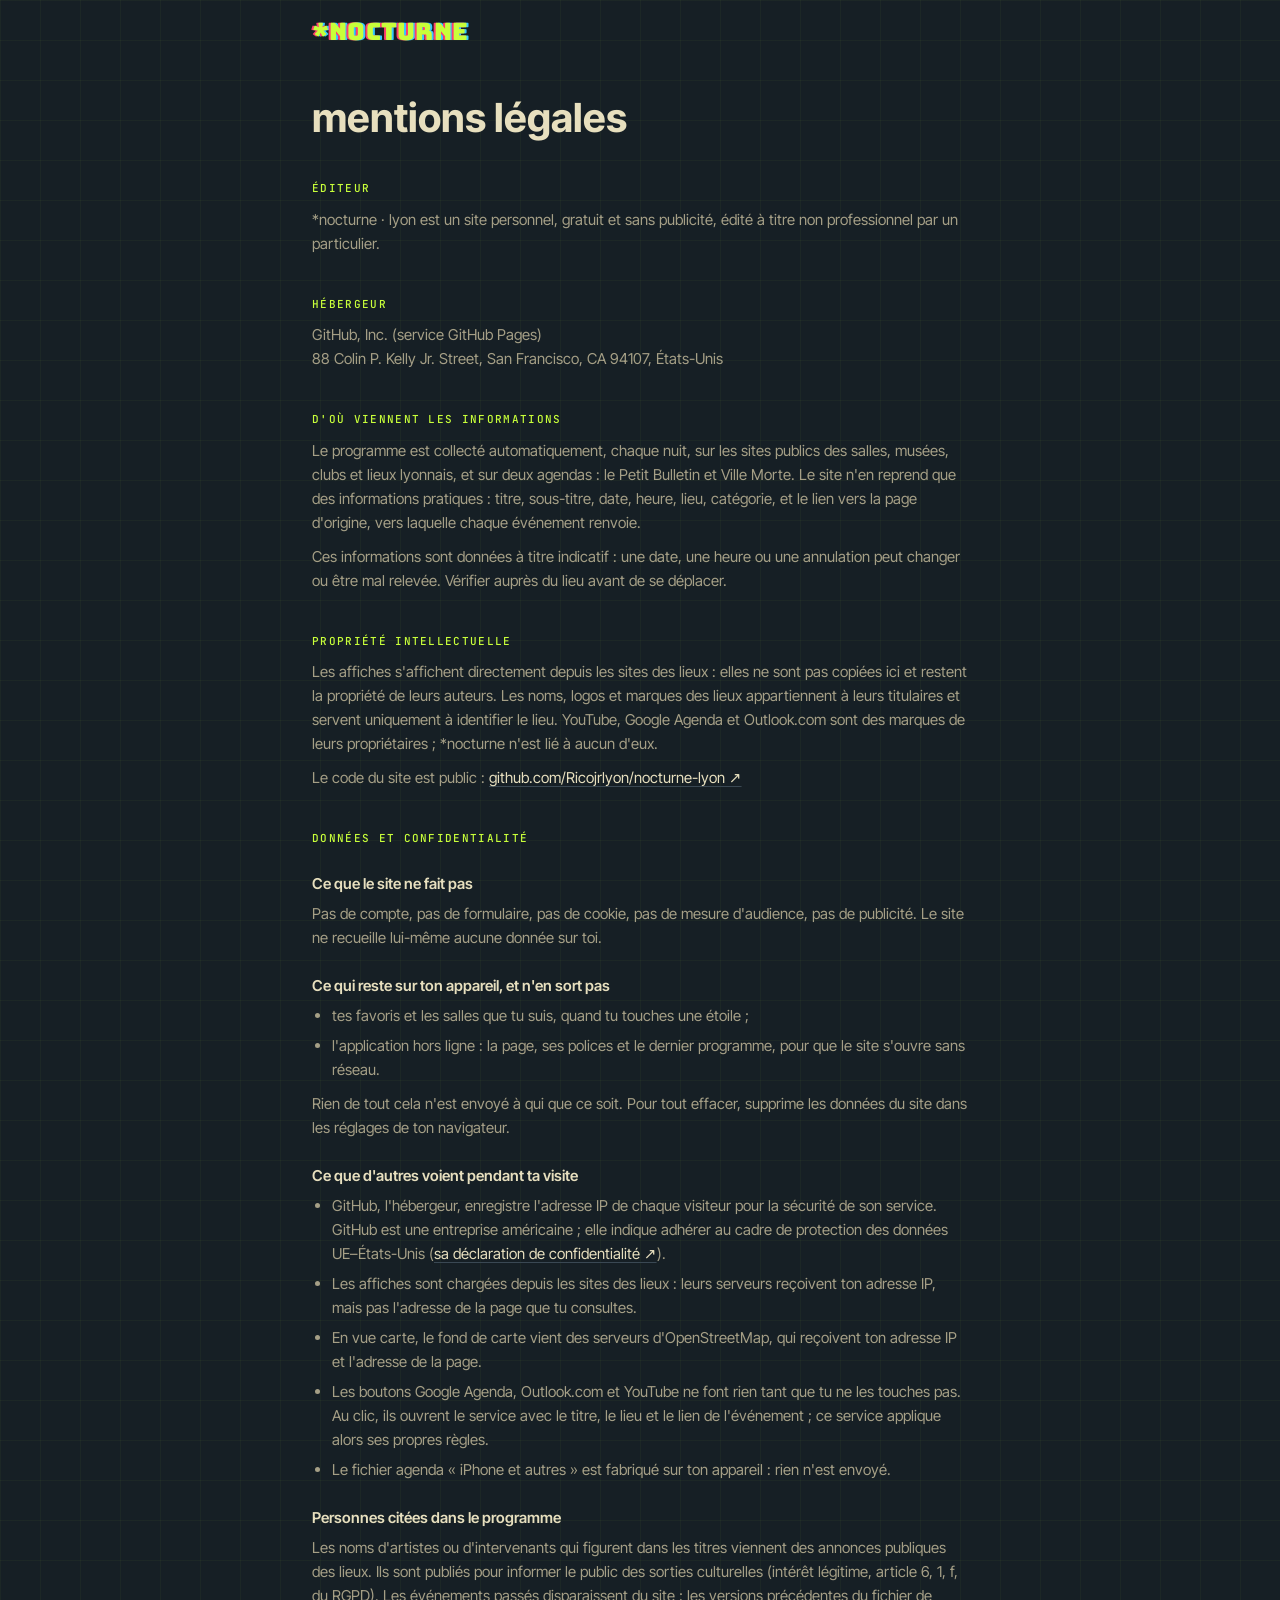
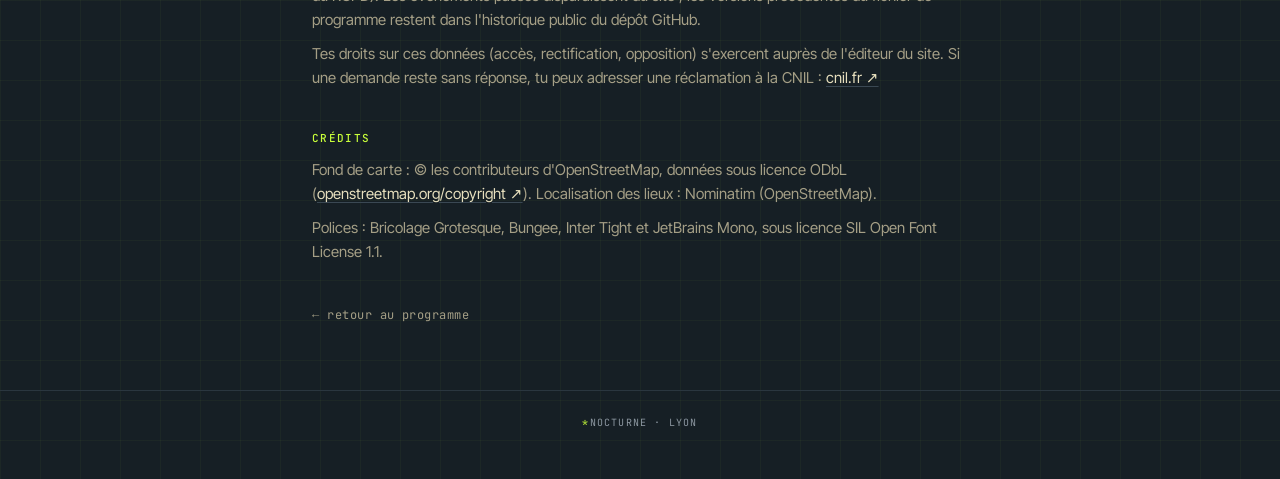
<file: mentions-legales.html>
<!doctype html>
<html lang="fr">
<head>
<meta charset="utf-8">
<meta name="viewport" content="width=device-width,initial-scale=1">
<!-- Politique de sécurité : cette page n'a besoin que de ses styles et des
     polices du site ; aucun script, rien d'autre à charger. -->
<meta http-equiv="Content-Security-Policy" content="default-src 'none'; style-src 'self' 'unsafe-inline'; font-src 'self'; img-src 'self' data:; base-uri 'none'; form-action 'none'">
<title>Mentions légales · *nocturne</title>
<link rel="icon" type="image/svg+xml" href="data:image/svg+xml;utf8,<svg xmlns='http://www.w3.org/2000/svg' viewBox='-16 -16 32 32'><defs><g id='a'><rect x='-2' y='-13' width='4' height='26' rx='2'/><rect x='-2' y='-13' width='4' height='26' rx='2' transform='rotate(60)'/><rect x='-2' y='-13' width='4' height='26' rx='2' transform='rotate(120)'/></g></defs><use href='%23a' x='-1.5' fill='%23ff3d6e'/><use href='%23a' x='1.5' fill='%2336c9ff'/><use href='%23a' fill='%23c8ff3a'/></svg>">
<meta name="theme-color" content="#161f25">
<!-- Mentions légales et données personnelles, une page à part : le pied de
     page d'index.html y mène (« mentions légales », et « données &
     confidentialité » directement à la partie #donnees). -->
<link href="fonts/polices.css" rel="stylesheet">
<style>
  :root {
    --bg: #161f25;
    --ink: #e7dfbe;
    --ink-soft: #a59f86;
    --ink-mute: #8c97a1;
    --rule: #2a363f;
    --rule-strong: #3a4853;
    --warm: #c8ff3a;          /* vert acide, style « signal » */
    --radius: 3px;
  }
  * { box-sizing: border-box; }
  html, body { margin: 0; padding: 0; }
  body {
    background: var(--bg);
    color: var(--ink);
    font-family: 'Inter Tight', -apple-system, system-ui, sans-serif;
    -webkit-font-smoothing: antialiased;
    line-height: 1.6;
  }
  .container { max-width: 720px; margin: 0 auto; padding: 0 32px; }
  @media (max-width: 720px) { .container { padding: 0 20px; } }
  header { border-bottom: 1px solid var(--rule-strong); }
  .wordmark {
    display: inline-flex;
    align-items: center;
    background: var(--ink);
    color: var(--bg);
    font-family: 'Bungee', system-ui, sans-serif;
    font-size: 20px;
    line-height: 1;
    letter-spacing: 0.01em;
    padding: 13px 22px 12px;
    text-decoration: none;
    white-space: nowrap;
  }
  .wordmark .ast { color: var(--warm); }
  @media (max-width: 720px) { .wordmark { font-size: 17px; padding: 11px 18px 10px; } }
  main.container { padding-top: 40px; padding-bottom: 24px; }
  h1 {
    margin: 0 0 8px;
    font-size: clamp(28px, 5vw, 40px);
    font-weight: 700;
    line-height: 1.1;
  }
  h2 {
    margin: 40px 0 10px;
    font-family: 'JetBrains Mono', monospace;
    font-size: 11px;
    font-weight: 500;
    letter-spacing: 0.12em;
    text-transform: uppercase;
    color: var(--warm);
    scroll-margin-top: 24px; /* « données & confidentialité » : un peu d'air au-dessus */
  }
  h3 { margin: 24px 0 6px; font-size: 15px; font-weight: 600; }
  p, li { font-size: 15px; color: var(--ink-soft); }
  p { margin: 0 0 10px; }
  ul { margin: 0 0 10px; padding-left: 20px; }
  li { margin-bottom: 6px; }
  a { color: var(--ink); text-decoration-color: var(--rule-strong); text-underline-offset: 3px; overflow-wrap: anywhere; }
  a:hover { text-decoration-color: var(--ink); }
  a:focus-visible { outline: 2px solid var(--warm); outline-offset: 2px; }
  .retour {
    display: inline-block;
    margin-top: 32px;
    font-family: 'JetBrains Mono', monospace;
    font-size: 12px;
    letter-spacing: 0.04em;
    color: var(--ink-soft);
    text-decoration: none;
  }
  .retour:hover { color: var(--ink); }
  footer {
    border-top: 1px solid var(--rule);
    margin-top: 40px;
    padding: 24px 0 48px;
    font-family: 'JetBrains Mono', monospace;
    font-size: 10px;
    letter-spacing: 0.12em;
    text-transform: uppercase;
    color: var(--ink-mute);
    text-align: center;
  }
  footer .ast { color: var(--warm); }
  footer a { color: var(--ink-soft); text-decoration: none; }
  footer a:hover { color: var(--ink); }
  /* Style « signal » (25/11/2026), comme la page d'accueil : le fond
     quadrillé et le vert acide. */
  body {
    background-image: linear-gradient(rgba(200, 255, 58, 0.035) 1px, transparent 1px),
      linear-gradient(90deg, rgba(200, 255, 58, 0.035) 1px, transparent 1px);
    background-size: 40px 40px;
  }
  header { border-bottom: 0; }
  .wordmark { background: none; color: var(--warm); padding: 20px 0 12px; font-size: 24px;
    text-shadow: -2px 0 #ff3d6e, 2px 0 #36c9ff; }
  .wordmark .ast { color: var(--warm); }
  @media (max-width: 720px) { .wordmark { font-size: 20px; padding: 16px 0 10px; } }
</style>
</head>
<body>
<header>
  <div class="container">
    <a class="wordmark" href="./"><span class="ast">*</span>nocturne</a>
  </div>
</header>

<main class="container">
  <h1>mentions légales</h1>

  <h2>éditeur</h2>
  <p>*nocturne · lyon est un site personnel, gratuit et sans publicité, édité à titre non professionnel par un particulier.</p>

  <h2>hébergeur</h2>
  <p>GitHub, Inc. (service GitHub Pages)<br>
    88 Colin P. Kelly Jr. Street, San Francisco, CA 94107, États-Unis</p>

  <h2>d'où viennent les informations</h2>
  <p>Le programme est collecté automatiquement, chaque nuit, sur les sites publics des salles, musées, clubs et lieux lyonnais, et sur deux agendas&nbsp;: le Petit Bulletin et Ville Morte. Le site n'en reprend que des informations pratiques&nbsp;: titre, sous-titre, date, heure, lieu, catégorie, et le lien vers la page d'origine, vers laquelle chaque événement renvoie.</p>
  <p>Ces informations sont données à titre indicatif&nbsp;: une date, une heure ou une annulation peut changer ou être mal relevée. Vérifier auprès du lieu avant de se déplacer.</p>

  <h2>propriété intellectuelle</h2>
  <p>Les affiches s'affichent directement depuis les sites des lieux&nbsp;: elles ne sont pas copiées ici et restent la propriété de leurs auteurs. Les noms, logos et marques des lieux appartiennent à leurs titulaires et servent uniquement à identifier le lieu. YouTube, Google Agenda et Outlook.com sont des marques de leurs propriétaires&nbsp;; *nocturne n'est lié à aucun d'eux.</p>
  <p>Le code du site est public&nbsp;: <a href="https://github.com/Ricojrlyon/nocturne-lyon" target="_blank" rel="noopener">github.com/Ricojrlyon/nocturne-lyon ↗</a></p>

  <h2 id="donnees">données et confidentialité</h2>

  <h3>Ce que le site ne fait pas</h3>
  <p>Pas de compte, pas de formulaire, pas de cookie, pas de mesure d'audience, pas de publicité. Le site ne recueille lui-même aucune donnée sur toi.</p>

  <h3>Ce qui reste sur ton appareil, et n'en sort pas</h3>
  <ul>
    <li>tes favoris et les salles que tu suis, quand tu touches une étoile&nbsp;;</li>
    <li>l'application hors ligne&nbsp;: la page, ses polices et le dernier programme, pour que le site s'ouvre sans réseau.</li>
  </ul>
  <p>Rien de tout cela n'est envoyé à qui que ce soit. Pour tout effacer, supprime les données du site dans les réglages de ton navigateur.</p>

  <h3>Ce que d'autres voient pendant ta visite</h3>
  <ul>
    <li>GitHub, l'hébergeur, enregistre l'adresse IP de chaque visiteur pour la sécurité de son service. GitHub est une entreprise américaine&nbsp;; elle indique adhérer au cadre de protection des données UE–États-Unis (<a href="https://docs.github.com/fr/site-policy/privacy-policies/github-general-privacy-statement" target="_blank" rel="noopener">sa déclaration de confidentialité ↗</a>).</li>
    <li>Les affiches sont chargées depuis les sites des lieux&nbsp;: leurs serveurs reçoivent ton adresse IP, mais pas l'adresse de la page que tu consultes.</li>
    <li>En vue carte, le fond de carte vient des serveurs d'OpenStreetMap, qui reçoivent ton adresse IP et l'adresse de la page.</li>
    <li>Les boutons Google Agenda, Outlook.com et YouTube ne font rien tant que tu ne les touches pas. Au clic, ils ouvrent le service avec le titre, le lieu et le lien de l'événement&nbsp;; ce service applique alors ses propres règles.</li>
    <li>Le fichier agenda «&nbsp;iPhone et autres&nbsp;» est fabriqué sur ton appareil&nbsp;: rien n'est envoyé.</li>
  </ul>

  <h3>Personnes citées dans le programme</h3>
  <p>Les noms d'artistes ou d'intervenants qui figurent dans les titres viennent des annonces publiques des lieux. Ils sont publiés pour informer le public des sorties culturelles (intérêt légitime, article 6, 1, f, du RGPD). Les événements passés disparaissent du site&nbsp;; les versions précédentes du fichier de programme restent dans l'historique public du dépôt GitHub.</p>
  <p>Tes droits sur ces données (accès, rectification, opposition) s'exercent auprès de l'éditeur du site. Si une demande reste sans réponse, tu peux adresser une réclamation à la CNIL&nbsp;: <a href="https://www.cnil.fr/fr/plaintes" target="_blank" rel="noopener">cnil.fr ↗</a></p>

  <h2>crédits</h2>
  <p>Fond de carte&nbsp;: © les contributeurs d'OpenStreetMap, données sous licence ODbL (<a href="https://www.openstreetmap.org/copyright" target="_blank" rel="noopener">openstreetmap.org/copyright ↗</a>). Localisation des lieux&nbsp;: Nominatim (OpenStreetMap).</p>
  <p>Polices&nbsp;: Bricolage Grotesque, Bungee, Inter Tight et JetBrains Mono, sous licence SIL Open Font License 1.1.</p>

  <a class="retour" href="./">← retour au programme</a>
</main>

<footer>
  <div class="container"><span class="ast">*</span>nocturne · lyon</div>
</footer>
</body>
</html>
</file>
<file: fonts/polices.css>
/* Polices du site, hébergées ICI et non plus chez Google Fonts (SEC-2).
   Chargées depuis fonts.googleapis.com, elles transmettaient à Google
   l'adresse IP de chaque visiteur, sans consentement.

   Ce sont les fichiers mêmes que Google servait au 2026-10-01 aux
   navigateurs actuels, sans aucune modification, avec ses déclarations
   à l'identique - familles, graisses, découpage par alphabet
   (unicode-range), font-display - seules les adresses deviennent locales.
   Un navigateur ne télécharge que les alphabets dont sa page a besoin.

   Bungee, Bricolage Grotesque, Inter Tight et JetBrains Mono sont sous
   licence SIL Open Font License 1.1, qui en autorise la redistribution :
   leurs textes de licence sont à côté, fonts/OFL-*.txt. */

/* vietnamese */
@font-face {
  font-family: 'Bricolage Grotesque';
  font-style: normal;
  font-weight: 200 800;
  font-stretch: 100%;
  font-display: swap;
  src: url(bricolage-grotesque-vietnamese.woff2) format('woff2');
  unicode-range: U+0102-0103, U+0110-0111, U+0128-0129, U+0168-0169, U+01A0-01A1, U+01AF-01B0, U+0300-0301, U+0303-0304, U+0308-0309, U+0323, U+0329, U+1EA0-1EF9, U+20AB;
}
/* latin-ext */
@font-face {
  font-family: 'Bricolage Grotesque';
  font-style: normal;
  font-weight: 200 800;
  font-stretch: 100%;
  font-display: swap;
  src: url(bricolage-grotesque-latin-ext.woff2) format('woff2');
  unicode-range: U+0100-02BA, U+02BD-02C5, U+02C7-02CC, U+02CE-02D7, U+02DD-02FF, U+0304, U+0308, U+0329, U+1D00-1DBF, U+1E00-1E9F, U+1EF2-1EFF, U+2020, U+20A0-20AB, U+20AD-20C0, U+2113, U+2C60-2C7F, U+A720-A7FF;
}
/* latin */
@font-face {
  font-family: 'Bricolage Grotesque';
  font-style: normal;
  font-weight: 200 800;
  font-stretch: 100%;
  font-display: swap;
  src: url(bricolage-grotesque-latin.woff2) format('woff2');
  unicode-range: U+0000-00FF, U+0131, U+0152-0153, U+02BB-02BC, U+02C6, U+02DA, U+02DC, U+0304, U+0308, U+0329, U+2000-206F, U+20AC, U+2122, U+2191, U+2193, U+2212, U+2215, U+FEFF, U+FFFD;
}
/* vietnamese */
@font-face {
  font-family: 'Bungee';
  font-style: normal;
  font-weight: 400;
  font-display: swap;
  src: url(bungee-vietnamese.woff2) format('woff2');
  unicode-range: U+0102-0103, U+0110-0111, U+0128-0129, U+0168-0169, U+01A0-01A1, U+01AF-01B0, U+0300-0301, U+0303-0304, U+0308-0309, U+0323, U+0329, U+1EA0-1EF9, U+20AB;
}
/* latin-ext */
@font-face {
  font-family: 'Bungee';
  font-style: normal;
  font-weight: 400;
  font-display: swap;
  src: url(bungee-latin-ext.woff2) format('woff2');
  unicode-range: U+0100-02BA, U+02BD-02C5, U+02C7-02CC, U+02CE-02D7, U+02DD-02FF, U+0304, U+0308, U+0329, U+1D00-1DBF, U+1E00-1E9F, U+1EF2-1EFF, U+2020, U+20A0-20AB, U+20AD-20C0, U+2113, U+2C60-2C7F, U+A720-A7FF;
}
/* latin */
@font-face {
  font-family: 'Bungee';
  font-style: normal;
  font-weight: 400;
  font-display: swap;
  src: url(bungee-latin.woff2) format('woff2');
  unicode-range: U+0000-00FF, U+0131, U+0152-0153, U+02BB-02BC, U+02C6, U+02DA, U+02DC, U+0304, U+0308, U+0329, U+2000-206F, U+20AC, U+2122, U+2191, U+2193, U+2212, U+2215, U+FEFF, U+FFFD;
}
/* cyrillic-ext */
@font-face {
  font-family: 'Inter Tight';
  font-style: normal;
  font-weight: 400;
  font-display: swap;
  src: url(inter-tight-cyrillic-ext.woff2) format('woff2');
  unicode-range: U+0460-052F, U+1C80-1C8A, U+20B4, U+2DE0-2DFF, U+A640-A69F, U+FE2E-FE2F;
}
/* cyrillic */
@font-face {
  font-family: 'Inter Tight';
  font-style: normal;
  font-weight: 400;
  font-display: swap;
  src: url(inter-tight-cyrillic.woff2) format('woff2');
  unicode-range: U+0301, U+0400-045F, U+0490-0491, U+04B0-04B1, U+2116;
}
/* greek-ext */
@font-face {
  font-family: 'Inter Tight';
  font-style: normal;
  font-weight: 400;
  font-display: swap;
  src: url(inter-tight-greek-ext.woff2) format('woff2');
  unicode-range: U+1F00-1FFF;
}
/* greek */
@font-face {
  font-family: 'Inter Tight';
  font-style: normal;
  font-weight: 400;
  font-display: swap;
  src: url(inter-tight-greek.woff2) format('woff2');
  unicode-range: U+0370-0377, U+037A-037F, U+0384-038A, U+038C, U+038E-03A1, U+03A3-03FF;
}
/* vietnamese */
@font-face {
  font-family: 'Inter Tight';
  font-style: normal;
  font-weight: 400;
  font-display: swap;
  src: url(inter-tight-vietnamese.woff2) format('woff2');
  unicode-range: U+0102-0103, U+0110-0111, U+0128-0129, U+0168-0169, U+01A0-01A1, U+01AF-01B0, U+0300-0301, U+0303-0304, U+0308-0309, U+0323, U+0329, U+1EA0-1EF9, U+20AB;
}
/* latin-ext */
@font-face {
  font-family: 'Inter Tight';
  font-style: normal;
  font-weight: 400;
  font-display: swap;
  src: url(inter-tight-latin-ext.woff2) format('woff2');
  unicode-range: U+0100-02BA, U+02BD-02C5, U+02C7-02CC, U+02CE-02D7, U+02DD-02FF, U+0304, U+0308, U+0329, U+1D00-1DBF, U+1E00-1E9F, U+1EF2-1EFF, U+2020, U+20A0-20AB, U+20AD-20C0, U+2113, U+2C60-2C7F, U+A720-A7FF;
}
/* latin */
@font-face {
  font-family: 'Inter Tight';
  font-style: normal;
  font-weight: 400;
  font-display: swap;
  src: url(inter-tight-latin.woff2) format('woff2');
  unicode-range: U+0000-00FF, U+0131, U+0152-0153, U+02BB-02BC, U+02C6, U+02DA, U+02DC, U+0304, U+0308, U+0329, U+2000-206F, U+20AC, U+2122, U+2191, U+2193, U+2212, U+2215, U+FEFF, U+FFFD;
}
/* cyrillic-ext */
@font-face {
  font-family: 'Inter Tight';
  font-style: normal;
  font-weight: 500;
  font-display: swap;
  src: url(inter-tight-cyrillic-ext.woff2) format('woff2');
  unicode-range: U+0460-052F, U+1C80-1C8A, U+20B4, U+2DE0-2DFF, U+A640-A69F, U+FE2E-FE2F;
}
/* cyrillic */
@font-face {
  font-family: 'Inter Tight';
  font-style: normal;
  font-weight: 500;
  font-display: swap;
  src: url(inter-tight-cyrillic.woff2) format('woff2');
  unicode-range: U+0301, U+0400-045F, U+0490-0491, U+04B0-04B1, U+2116;
}
/* greek-ext */
@font-face {
  font-family: 'Inter Tight';
  font-style: normal;
  font-weight: 500;
  font-display: swap;
  src: url(inter-tight-greek-ext.woff2) format('woff2');
  unicode-range: U+1F00-1FFF;
}
/* greek */
@font-face {
  font-family: 'Inter Tight';
  font-style: normal;
  font-weight: 500;
  font-display: swap;
  src: url(inter-tight-greek.woff2) format('woff2');
  unicode-range: U+0370-0377, U+037A-037F, U+0384-038A, U+038C, U+038E-03A1, U+03A3-03FF;
}
/* vietnamese */
@font-face {
  font-family: 'Inter Tight';
  font-style: normal;
  font-weight: 500;
  font-display: swap;
  src: url(inter-tight-vietnamese.woff2) format('woff2');
  unicode-range: U+0102-0103, U+0110-0111, U+0128-0129, U+0168-0169, U+01A0-01A1, U+01AF-01B0, U+0300-0301, U+0303-0304, U+0308-0309, U+0323, U+0329, U+1EA0-1EF9, U+20AB;
}
/* latin-ext */
@font-face {
  font-family: 'Inter Tight';
  font-style: normal;
  font-weight: 500;
  font-display: swap;
  src: url(inter-tight-latin-ext.woff2) format('woff2');
  unicode-range: U+0100-02BA, U+02BD-02C5, U+02C7-02CC, U+02CE-02D7, U+02DD-02FF, U+0304, U+0308, U+0329, U+1D00-1DBF, U+1E00-1E9F, U+1EF2-1EFF, U+2020, U+20A0-20AB, U+20AD-20C0, U+2113, U+2C60-2C7F, U+A720-A7FF;
}
/* latin */
@font-face {
  font-family: 'Inter Tight';
  font-style: normal;
  font-weight: 500;
  font-display: swap;
  src: url(inter-tight-latin.woff2) format('woff2');
  unicode-range: U+0000-00FF, U+0131, U+0152-0153, U+02BB-02BC, U+02C6, U+02DA, U+02DC, U+0304, U+0308, U+0329, U+2000-206F, U+20AC, U+2122, U+2191, U+2193, U+2212, U+2215, U+FEFF, U+FFFD;
}
/* cyrillic-ext */
@font-face {
  font-family: 'Inter Tight';
  font-style: normal;
  font-weight: 600;
  font-display: swap;
  src: url(inter-tight-cyrillic-ext.woff2) format('woff2');
  unicode-range: U+0460-052F, U+1C80-1C8A, U+20B4, U+2DE0-2DFF, U+A640-A69F, U+FE2E-FE2F;
}
/* cyrillic */
@font-face {
  font-family: 'Inter Tight';
  font-style: normal;
  font-weight: 600;
  font-display: swap;
  src: url(inter-tight-cyrillic.woff2) format('woff2');
  unicode-range: U+0301, U+0400-045F, U+0490-0491, U+04B0-04B1, U+2116;
}
/* greek-ext */
@font-face {
  font-family: 'Inter Tight';
  font-style: normal;
  font-weight: 600;
  font-display: swap;
  src: url(inter-tight-greek-ext.woff2) format('woff2');
  unicode-range: U+1F00-1FFF;
}
/* greek */
@font-face {
  font-family: 'Inter Tight';
  font-style: normal;
  font-weight: 600;
  font-display: swap;
  src: url(inter-tight-greek.woff2) format('woff2');
  unicode-range: U+0370-0377, U+037A-037F, U+0384-038A, U+038C, U+038E-03A1, U+03A3-03FF;
}
/* vietnamese */
@font-face {
  font-family: 'Inter Tight';
  font-style: normal;
  font-weight: 600;
  font-display: swap;
  src: url(inter-tight-vietnamese.woff2) format('woff2');
  unicode-range: U+0102-0103, U+0110-0111, U+0128-0129, U+0168-0169, U+01A0-01A1, U+01AF-01B0, U+0300-0301, U+0303-0304, U+0308-0309, U+0323, U+0329, U+1EA0-1EF9, U+20AB;
}
/* latin-ext */
@font-face {
  font-family: 'Inter Tight';
  font-style: normal;
  font-weight: 600;
  font-display: swap;
  src: url(inter-tight-latin-ext.woff2) format('woff2');
  unicode-range: U+0100-02BA, U+02BD-02C5, U+02C7-02CC, U+02CE-02D7, U+02DD-02FF, U+0304, U+0308, U+0329, U+1D00-1DBF, U+1E00-1E9F, U+1EF2-1EFF, U+2020, U+20A0-20AB, U+20AD-20C0, U+2113, U+2C60-2C7F, U+A720-A7FF;
}
/* latin */
@font-face {
  font-family: 'Inter Tight';
  font-style: normal;
  font-weight: 600;
  font-display: swap;
  src: url(inter-tight-latin.woff2) format('woff2');
  unicode-range: U+0000-00FF, U+0131, U+0152-0153, U+02BB-02BC, U+02C6, U+02DA, U+02DC, U+0304, U+0308, U+0329, U+2000-206F, U+20AC, U+2122, U+2191, U+2193, U+2212, U+2215, U+FEFF, U+FFFD;
}
/* cyrillic-ext */
@font-face {
  font-family: 'Inter Tight';
  font-style: normal;
  font-weight: 700;
  font-display: swap;
  src: url(inter-tight-cyrillic-ext.woff2) format('woff2');
  unicode-range: U+0460-052F, U+1C80-1C8A, U+20B4, U+2DE0-2DFF, U+A640-A69F, U+FE2E-FE2F;
}
/* cyrillic */
@font-face {
  font-family: 'Inter Tight';
  font-style: normal;
  font-weight: 700;
  font-display: swap;
  src: url(inter-tight-cyrillic.woff2) format('woff2');
  unicode-range: U+0301, U+0400-045F, U+0490-0491, U+04B0-04B1, U+2116;
}
/* greek-ext */
@font-face {
  font-family: 'Inter Tight';
  font-style: normal;
  font-weight: 700;
  font-display: swap;
  src: url(inter-tight-greek-ext.woff2) format('woff2');
  unicode-range: U+1F00-1FFF;
}
/* greek */
@font-face {
  font-family: 'Inter Tight';
  font-style: normal;
  font-weight: 700;
  font-display: swap;
  src: url(inter-tight-greek.woff2) format('woff2');
  unicode-range: U+0370-0377, U+037A-037F, U+0384-038A, U+038C, U+038E-03A1, U+03A3-03FF;
}
/* vietnamese */
@font-face {
  font-family: 'Inter Tight';
  font-style: normal;
  font-weight: 700;
  font-display: swap;
  src: url(inter-tight-vietnamese.woff2) format('woff2');
  unicode-range: U+0102-0103, U+0110-0111, U+0128-0129, U+0168-0169, U+01A0-01A1, U+01AF-01B0, U+0300-0301, U+0303-0304, U+0308-0309, U+0323, U+0329, U+1EA0-1EF9, U+20AB;
}
/* latin-ext */
@font-face {
  font-family: 'Inter Tight';
  font-style: normal;
  font-weight: 700;
  font-display: swap;
  src: url(inter-tight-latin-ext.woff2) format('woff2');
  unicode-range: U+0100-02BA, U+02BD-02C5, U+02C7-02CC, U+02CE-02D7, U+02DD-02FF, U+0304, U+0308, U+0329, U+1D00-1DBF, U+1E00-1E9F, U+1EF2-1EFF, U+2020, U+20A0-20AB, U+20AD-20C0, U+2113, U+2C60-2C7F, U+A720-A7FF;
}
/* latin */
@font-face {
  font-family: 'Inter Tight';
  font-style: normal;
  font-weight: 700;
  font-display: swap;
  src: url(inter-tight-latin.woff2) format('woff2');
  unicode-range: U+0000-00FF, U+0131, U+0152-0153, U+02BB-02BC, U+02C6, U+02DA, U+02DC, U+0304, U+0308, U+0329, U+2000-206F, U+20AC, U+2122, U+2191, U+2193, U+2212, U+2215, U+FEFF, U+FFFD;
}
/* cyrillic-ext */
@font-face {
  font-family: 'JetBrains Mono';
  font-style: normal;
  font-weight: 400;
  font-display: swap;
  src: url(jetbrains-mono-cyrillic-ext.woff2) format('woff2');
  unicode-range: U+0460-052F, U+1C80-1C8A, U+20B4, U+2DE0-2DFF, U+A640-A69F, U+FE2E-FE2F;
}
/* cyrillic */
@font-face {
  font-family: 'JetBrains Mono';
  font-style: normal;
  font-weight: 400;
  font-display: swap;
  src: url(jetbrains-mono-cyrillic.woff2) format('woff2');
  unicode-range: U+0301, U+0400-045F, U+0490-0491, U+04B0-04B1, U+2116;
}
/* greek */
@font-face {
  font-family: 'JetBrains Mono';
  font-style: normal;
  font-weight: 400;
  font-display: swap;
  src: url(jetbrains-mono-greek.woff2) format('woff2');
  unicode-range: U+0370-0377, U+037A-037F, U+0384-038A, U+038C, U+038E-03A1, U+03A3-03FF;
}
/* vietnamese */
@font-face {
  font-family: 'JetBrains Mono';
  font-style: normal;
  font-weight: 400;
  font-display: swap;
  src: url(jetbrains-mono-vietnamese.woff2) format('woff2');
  unicode-range: U+0102-0103, U+0110-0111, U+0128-0129, U+0168-0169, U+01A0-01A1, U+01AF-01B0, U+0300-0301, U+0303-0304, U+0308-0309, U+0323, U+0329, U+1EA0-1EF9, U+20AB;
}
/* latin-ext */
@font-face {
  font-family: 'JetBrains Mono';
  font-style: normal;
  font-weight: 400;
  font-display: swap;
  src: url(jetbrains-mono-latin-ext.woff2) format('woff2');
  unicode-range: U+0100-02BA, U+02BD-02C5, U+02C7-02CC, U+02CE-02D7, U+02DD-02FF, U+0304, U+0308, U+0329, U+1D00-1DBF, U+1E00-1E9F, U+1EF2-1EFF, U+2020, U+20A0-20AB, U+20AD-20C0, U+2113, U+2C60-2C7F, U+A720-A7FF;
}
/* latin */
@font-face {
  font-family: 'JetBrains Mono';
  font-style: normal;
  font-weight: 400;
  font-display: swap;
  src: url(jetbrains-mono-latin.woff2) format('woff2');
  unicode-range: U+0000-00FF, U+0131, U+0152-0153, U+02BB-02BC, U+02C6, U+02DA, U+02DC, U+0304, U+0308, U+0329, U+2000-206F, U+20AC, U+2122, U+2191, U+2193, U+2212, U+2215, U+FEFF, U+FFFD;
}
/* cyrillic-ext */
@font-face {
  font-family: 'JetBrains Mono';
  font-style: normal;
  font-weight: 500;
  font-display: swap;
  src: url(jetbrains-mono-cyrillic-ext.woff2) format('woff2');
  unicode-range: U+0460-052F, U+1C80-1C8A, U+20B4, U+2DE0-2DFF, U+A640-A69F, U+FE2E-FE2F;
}
/* cyrillic */
@font-face {
  font-family: 'JetBrains Mono';
  font-style: normal;
  font-weight: 500;
  font-display: swap;
  src: url(jetbrains-mono-cyrillic.woff2) format('woff2');
  unicode-range: U+0301, U+0400-045F, U+0490-0491, U+04B0-04B1, U+2116;
}
/* greek */
@font-face {
  font-family: 'JetBrains Mono';
  font-style: normal;
  font-weight: 500;
  font-display: swap;
  src: url(jetbrains-mono-greek.woff2) format('woff2');
  unicode-range: U+0370-0377, U+037A-037F, U+0384-038A, U+038C, U+038E-03A1, U+03A3-03FF;
}
/* vietnamese */
@font-face {
  font-family: 'JetBrains Mono';
  font-style: normal;
  font-weight: 500;
  font-display: swap;
  src: url(jetbrains-mono-vietnamese.woff2) format('woff2');
  unicode-range: U+0102-0103, U+0110-0111, U+0128-0129, U+0168-0169, U+01A0-01A1, U+01AF-01B0, U+0300-0301, U+0303-0304, U+0308-0309, U+0323, U+0329, U+1EA0-1EF9, U+20AB;
}
/* latin-ext */
@font-face {
  font-family: 'JetBrains Mono';
  font-style: normal;
  font-weight: 500;
  font-display: swap;
  src: url(jetbrains-mono-latin-ext.woff2) format('woff2');
  unicode-range: U+0100-02BA, U+02BD-02C5, U+02C7-02CC, U+02CE-02D7, U+02DD-02FF, U+0304, U+0308, U+0329, U+1D00-1DBF, U+1E00-1E9F, U+1EF2-1EFF, U+2020, U+20A0-20AB, U+20AD-20C0, U+2113, U+2C60-2C7F, U+A720-A7FF;
}
/* latin */
@font-face {
  font-family: 'JetBrains Mono';
  font-style: normal;
  font-weight: 500;
  font-display: swap;
  src: url(jetbrains-mono-latin.woff2) format('woff2');
  unicode-range: U+0000-00FF, U+0131, U+0152-0153, U+02BB-02BC, U+02C6, U+02DA, U+02DC, U+0304, U+0308, U+0329, U+2000-206F, U+20AC, U+2122, U+2191, U+2193, U+2212, U+2215, U+FEFF, U+FFFD;
}
/* cyrillic-ext */
@font-face {
  font-family: 'JetBrains Mono';
  font-style: normal;
  font-weight: 700;
  font-display: swap;
  src: url(jetbrains-mono-cyrillic-ext.woff2) format('woff2');
  unicode-range: U+0460-052F, U+1C80-1C8A, U+20B4, U+2DE0-2DFF, U+A640-A69F, U+FE2E-FE2F;
}
/* cyrillic */
@font-face {
  font-family: 'JetBrains Mono';
  font-style: normal;
  font-weight: 700;
  font-display: swap;
  src: url(jetbrains-mono-cyrillic.woff2) format('woff2');
  unicode-range: U+0301, U+0400-045F, U+0490-0491, U+04B0-04B1, U+2116;
}
/* greek */
@font-face {
  font-family: 'JetBrains Mono';
  font-style: normal;
  font-weight: 700;
  font-display: swap;
  src: url(jetbrains-mono-greek.woff2) format('woff2');
  unicode-range: U+0370-0377, U+037A-037F, U+0384-038A, U+038C, U+038E-03A1, U+03A3-03FF;
}
/* vietnamese */
@font-face {
  font-family: 'JetBrains Mono';
  font-style: normal;
  font-weight: 700;
  font-display: swap;
  src: url(jetbrains-mono-vietnamese.woff2) format('woff2');
  unicode-range: U+0102-0103, U+0110-0111, U+0128-0129, U+0168-0169, U+01A0-01A1, U+01AF-01B0, U+0300-0301, U+0303-0304, U+0308-0309, U+0323, U+0329, U+1EA0-1EF9, U+20AB;
}
/* latin-ext */
@font-face {
  font-family: 'JetBrains Mono';
  font-style: normal;
  font-weight: 700;
  font-display: swap;
  src: url(jetbrains-mono-latin-ext.woff2) format('woff2');
  unicode-range: U+0100-02BA, U+02BD-02C5, U+02C7-02CC, U+02CE-02D7, U+02DD-02FF, U+0304, U+0308, U+0329, U+1D00-1DBF, U+1E00-1E9F, U+1EF2-1EFF, U+2020, U+20A0-20AB, U+20AD-20C0, U+2113, U+2C60-2C7F, U+A720-A7FF;
}
/* latin */
@font-face {
  font-family: 'JetBrains Mono';
  font-style: normal;
  font-weight: 700;
  font-display: swap;
  src: url(jetbrains-mono-latin.woff2) format('woff2');
  unicode-range: U+0000-00FF, U+0131, U+0152-0153, U+02BB-02BC, U+02C6, U+02DA, U+02DC, U+0304, U+0308, U+0329, U+2000-206F, U+20AC, U+2122, U+2191, U+2193, U+2212, U+2215, U+FEFF, U+FFFD;
}
</file>
